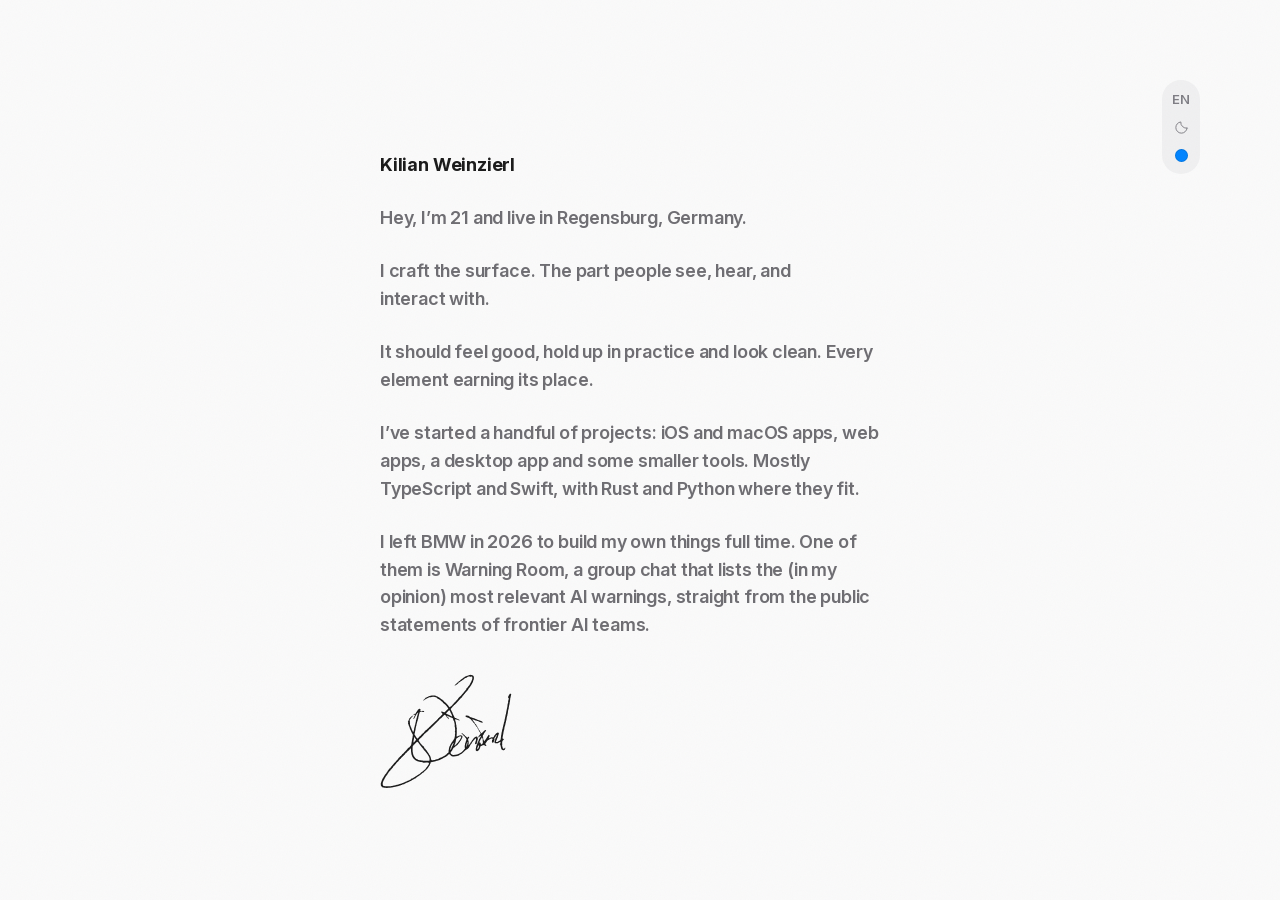
<file: index.html>
<!doctype html>
<html lang="en">

<head>
    <meta charset="utf-8">
    <meta name="viewport" content="width=device-width, initial-scale=1">
    <meta name="description" content="I craft the surface. The part people see, hear, and interact with.">
    <title>Kilian Weinzierl</title>

    <!-- Two crops of the same mark. A square logo dropped into a 1.91:1 preview gets
         its head and feet cut off, and a 1200x630 file crammed into a 16px tab is
         mostly empty black — so the tab gets the square and the scrapers get the
         letterboxed one. -->
    <link rel="icon" href="favicon.png">
    <link rel="apple-touch-icon" href="favicon.png">

    <!-- Link previews. Scrapers do not resolve relative paths, so og:image has to
         carry the full domain even though every other path on this page is local. -->
    <meta property="og:type" content="website">
    <meta property="og:url" content="https://kwzrl.com/">
    <meta property="og:title" content="Kilian Weinzierl">
    <meta property="og:description" content="I craft the surface. The part people see, hear, and interact with.">
    <meta property="og:image" content="https://kwzrl.com/share.png">
    <meta name="twitter:card" content="summary_large_image">
    <meta name="twitter:title" content="Kilian Weinzierl">
    <meta name="twitter:description" content="I craft the surface. The part people see, hear, and interact with.">
    <meta name="twitter:image" content="https://kwzrl.com/share.png">
    <link rel="preload" href="fonts/InterVariable.woff2" as="font" type="font/woff2" crossorigin>

    <meta name="theme-color" content="#fafafa">
    <script>
        /* Stamped before the first paint, so a dark reader is never flashed a
           white page. A stored choice wins; with none, the OS decides. The key
           is the one the other pages here use, so the choice travels between
           them rather than being made again on each. */
        (function () {
            var t = null;
            try { t = localStorage.getItem("kwzrl:theme"); } catch (e) {}
            if (t !== "light" && t !== "dark") t = matchMedia("(prefers-color-scheme: dark)").matches ? "dark" : "light";
            document.documentElement.dataset.theme = t;

            /* And the accent with it, for the same reason: it is stamped on the
               root as an inline property, which beats both skins' tokens, so a
               reader who has chosen one never sees the default blue first.

               Tested rather than trusted — this value goes straight into a style
               declaration, and the only thing between localStorage and that
               declaration is this line. Six hex digits or it is ignored. */
            var a = null;
            try { a = localStorage.getItem("kwzrl:accent"); } catch (e) {}
            if (a && /^#[0-9a-f]{6}$/i.test(a)) document.documentElement.style.setProperty("--accent", a);
        })();
    </script>

    <style>
        @font-face {
            font-family: "Inter";
            src: url("fonts/InterVariable.woff2") format("woff2");
            font-weight: 100 900;
            font-style: normal;
            font-display: swap;
        }

        :root {
            --page: #fafafa;
            --ink: #6f6e73;          /* the grey the prose is set in */
            --ink-bright: #1c1c1c;   /* near-black: the lead, and a link on hover */
            --ink-quiet: #7f7e85;    /* a step back from the prose: the caption */
            --ease: cubic-bezier(0.16, 1, 0.3, 1);

            --arrow: url("data:image/svg+xml,%3Csvg xmlns='http://www.w3.org/2000/svg' viewBox='0 0 16 16'%3E%3Cpath d='M4.6 11.4 11.4 4.6M11.4 4.6H6.3M11.4 4.6v5.1' fill='none' stroke='%23000' stroke-width='1.5' stroke-linecap='round' stroke-linejoin='round'/%3E%3C/svg%3E");

            --sans: "Inter", -apple-system, BlinkMacSystemFont, "Segoe UI", Roboto, Helvetica, Arial, sans-serif;

            /* Every colour the page chrome is drawn in, in one place. They were
               literals until the page had two skins to hold; a value written
               once in the rule that uses it is fine right up to the moment a
               second set of them has to exist, and then it is fifteen places to
               forget. Nothing below this line states a colour of its own. */
            /* The ground under every panel on the page, and it is paper
               rather than panel grey. That is this page's rule and not the
               originals': beautifului.dev presents each primitive in a grey
               vitrine with a white card inside it, while every study here —
               the sidebar, the tabs, the palette — fills its panel edge to
               edge with the product's own white. Two conventions side by side
               do not read as two categories, they read as a mistake.

               One value and not one per board. There used to be four greys in
               this block and five more written into the boards themselves, and
               the column they made was a stack of panels each a shade off its
               neighbour — which reads as a page that could not decide rather
               than as a page with range. Everything a panel is allowed to vary
               is what stands *in* it. The floor is the same floor. */
            --paper: #ffffff;

            /* The edge a component gets when it is standing on paper rather
               than filling it. Ten percent ink: enough to hold a white shape
               against a white ground, faint enough that it is an edge and not
               a border somebody drew on purpose. */
            --frame: #1c1c1c1a;
            --ink-faint: #cfcdc9;      /* fainter than a caption: the separator */

            /* Two gutters and not five. Every row on this page ends in a
               caption and every column is two panels side by side, so there
               are exactly two distances to state: the one across a row, and
               the one from a caption down to the next panel. They were 20, 20,
               22, 22 and 34 across four blocks, which is not four decisions —
               it is one decision made four times and remembered differently.

               The row is the wider of the two on purpose. A gap that has a
               line of type standing in it has to clear the type as well as the
               panel, or the caption reads as the heading of whatever comes
               next instead of as the line under what came before. */
            --panel-gap: 20px;
            --panel-row: 34px;

            /* The lift under a panel: a hairline of contact, then a wide fall
               pulled back in by a negative spread so it stays under the panel
               instead of pooling around it. Kept deliberately shallow: a panel
               only has to stop reading as a hole cut in the paper, not to stand
               over it the way something floating would. It earns its keep on the
               white sandbox panel, which is #fff on #fafafa and had no edge at
               all before. No ring in this skin. */
            --panel-shadow: 0 1px 2px #0000000a, 0 12px 28px -8px #0000001a;
            --panel-ring: transparent;

            --card: #f0f0f1;           /* the capsule the settings live in */
            --card-hover: #eaeaec;

            /* The one colour on a page of greys, and now the only place it is
               written down. It used to be stated twice — once here for the
               chrome, once inside the component set's own sheet — on the
               reasoning that a shadow root cannot read a property from out
               here. That reasoning was wrong: a custom property inherits
               across a shadow boundary perfectly well. What cannot cross is a
               *selector*, which is a different problem and the reason the skin
               still travels as a class. The set's copy is gone; it inherits
               this one, and so the picker in the corner moves the whole page
               rather than the pill it sits in.

               Everything drawn in it: the disc in the pill, the hairline under
               the links in the writing, the focus ring anywhere on the page or
               in any of the twenty-one components, selected text, the running
               mark, a selected tab, the current row in a sidebar. The set's two
               derivatives — the same colour where it has to carry type, and the
               tint behind it — are computed from this one in bui.css rather
               than picked alongside it, which is what makes eleven chips and a
               free mixer survivable. */
            --accent: #0285ff;

            /* The three derivatives. Not a second, third and fourth colour
               picked to sit beside the first — arithmetic on it, so that
               whatever the reader chooses arrives here already in a usable
               shape. The numbers are the old hand-picked blues read back out
               in oklch. The tint lands on the old #e9f3ff to four decimal
               places; the ink is one step deeper than the old #0070dd, for
               a reason given below.

               --accent-ink is the accent where it has to carry type. A
               ceiling on the lightness rather than a step down from it,
               because the reader can choose yellow: a relative step takes
               #ffcc00 to a slightly duller yellow and leaves it unreadable,
               a ceiling takes it to a dark gold that keeps the hue.

               The ceiling is .50, and it is the loosest one that clears AA
               everywhere. Contrast improves monotonically as it comes down,
               so this is not an optimum — it is where to stop, before the
               ink stops reading as the colour that was chosen and starts
               reading as black. At .56, where the old hand-mixed #0070dd
               sat, accent ink on accent tint bottoms out at 3.74:1 on mint.
               At .50 the worst of every job it does — on paper, on its own
               tint, and carrying white when it is a hover fill — is 4.71:1.

               --accent-tint is the wash behind it — the same hue at a tenth
               of the chroma, which is what keeps a red tint from reading as
               pink and a yellow one from reading as a highlighter.

               --accent-on is type standing ON a solid fill. It was #fff,
               which is correct for exactly one blue and illegible on the
               yellow chip. There is no contrast function in CSS yet, so the
               switch is written as arithmetic: multiply the distance from the
               threshold by a thousand and let clamp() collapse it to one end
               or the other. Nothing in between, by construction.

               The threshold is .57, the ends are pure black and pure white,
               and every number here was measured rather than chosen. All
               eleven chips were rendered against both ends and scored. The
               obvious .75 leaves white on green at 2.12:1; softening the
               dark end to an off-black drops purple to 4.17:1. Pure ends at
               .57 put the worst case at 5.08:1, on purple.

               .57 rather than the .53 a first sweep returned, because .53
               is one thousandth away from indigo's own lightness, and this
               is not a step function — it is a very steep ramp, and a colour
               landing inside the ramp comes out a mid grey. Indigo did:
               1.21:1, worse than either end would have been. So the
               multiplier is 100000, which makes the ramp narrower than any
               colour will land in, and the threshold sits in the gap between
               indigo at .529 and purple at .615, where no chip is.

               One threshold serves both on-colours, and that is the other
               reason the ink ceiling came down to .50: at .56 the light
               skin's ink straddled .57 and the two would have needed
               separate numbers.

               What falls out of that measurement is worth saying out loud,
               because it reads as a mistake: nearly every chip takes the
               BLACK end, the default blue included. White on #0285ff is
               3.62:1 and fails AA; black on it is 4.76:1 and passes. The
               white button was the convention, and on this blue the
               convention was wrong.

               The alternative was to keep white and deepen the fill under it
               until white worked. It scores worse — 4.88:1 at best — and it
               spends the one thing the picker is for, because the fill would
               stop being the colour the reader actually chose. */
            --accent-ink: oklch(from var(--accent) min(l, 0.50) c h);
            --accent-tint: oklch(from var(--accent) 0.96 calc(c * 0.095) h);
            --accent-on: oklch(from var(--accent) clamp(0, (0.57 - l) * 100000, 1) 0 h);

            /* The same threshold again, against --accent-ink rather than the
               accent, and it is not redundancy. A solid accent button deepens
               to --accent-ink on hover — and --accent-ink moves DOWN in the
               light skin and UP in the dark one, because its other job is
               carrying type against the ground. So in the dark skin the hover
               fill is the lighter of the two, and type that was correctly
               white on the accent is wrong on it. One property rather than
               white-on-hover-and-hope. */
            --accent-on-ink: oklch(from var(--accent-ink) clamp(0, (0.57 - l) * 100000, 1) 0 h);

            /* The palette that opens off the disc. Near-opaque rather than the
               half-transparent sheet the material is usually drawn as: this one
               opens over a page that is mostly white, and a white veil over
               white is a shadow with nothing in it. The blur behind it earns its
               keep on the panels lower down. */
            --pop: #ffffffe6;
            --pop-edge: #00000014;
            --pop-gap: #ffffff;        /* the ring's breath around a chosen chip */
            --pop-shadow: 0 16px 40px -12px #00000029, 0 2px 8px #0000000f;

            /* The contribution ramp, empty day to busiest. Deliberately uneven:
               almost the whole range is spent on the first step, so the field
               answers "did I show up" before it answers "how much". */
            --cell-0: #e5e5e6;
            --cell-pad: #ececed;       /* days outside the window, drawn to close the rectangle */
            --cell-1: #a6a5a2;
            --cell-2: #85847f;
            --cell-3: #6c6b66;
            --cell-4: #595959;

            /* The rail is one ink at two strengths, never full black. */
            --rail-ink: hsla(0, 0%, 7%, .4);
            --rail-ink-strong: hsla(0, 0%, 7%, .8);

            /* How far out in the margin the dashes sit. One number, so the
               margin column can be moved without hunting through the file. */
            /* The rail is reserved, not borrowed. Measuring the menu off the
               reading column only worked while the column was the widest thing
               on the page; the boards are twice it and ate the margin, so the
               menu ended up standing on them. The page now keeps this much to
               itself on the right and centres everything else in what is left —
               which is the only way the two can never collide, at any width. */
            --rail: 16rem;

            /* ---------- the two measures ----------

               The reading measure, and the work measure derived from it. There
               used to be one of each and only the first of them was a decision:
               the boards were capped at a flat 1160, which is not a width, it is
               a number that looked about right once.

               It is stated now, and what it states is that the page has exactly
               two widths. A row of panels is two reading columns with the panel
               gap between them — so when a row splits, each half comes out at
               520 exactly, and a study standing beside another study is the same
               width as the writing above it. Nothing on this page is any width
               that is not one of those two.

               1060 rather than 1160 is the visible half of this, and it is the
               smaller half: a panel at 1160 on a 1680 window is 69 percent of
               the screen, which is a page presenting rather than showing. What
               matters more is that both numbers now move together. Change the
               reading measure and the panels follow it, because they are made
               out of it. */
            --col: 520px;
            --wide: calc(var(--col) * 2 + var(--panel-gap));

            /* The settings capsule: one 26px slot and 6px of wall either side.
               Stated, because the menu now stands beside it and has to know how
               far to stand off — measured against this rather than against a
               number that would have to be recounted the day a fourth control
               goes in. */
            --capsule: 38px;

            /* How wide the field is when it is shut. Enough for the twelve-cell
               strip, the count, and the padding, with a little slack so the two
               are not jammed against each other at the ends. */
            --pill-w: 17rem;


            color-scheme: light;
        }

        /* ---------- the other skin ----------

           Not an inversion. Two things go wrong if you simply flip the values:
           pure black crushes the panels, which are only a shade off the ground
           and would have nothing left to be a shade off of; and the ramp, whose
           whole shape is that the first step jumps most of the way to the text,
           has to be rebuilt upward rather than reflected — a reflected ramp puts
           its big jump at the top, where it says the opposite thing.

           So the ground floors at #0e0e0e, the panels sit above it rather than
           below, and the ramp climbs with the same uneven spacing it falls with
           in the light: a wide first step, three narrow ones after it. */
        :root[data-theme="dark"] {
            --page: #0e0e0e;
            --ink: #a3a2a8;
            --ink-bright: #ededed;
            --ink-quiet: #8a8990;

            --paper: #171717;
            --frame: #ffffff1f;
            --ink-faint: #3d3d3d;

            /* A shadow needs something to fall on and #0e0e0e is already the
               floor, so most of the lift is drawn from the other side here: a
               hairline of light around the panel, the edge a raised thing
               would catch. The shadow stays under it, deeper than the light
               one and doing less — it reads in the gutter and nowhere else. */
            --panel-shadow: 0 1px 2px #0000003d, 0 16px 34px -12px #0000005c;
            --panel-ring: #ffffff12;

            --card: #161616;
            --card-hover: #1c1c1c;

            /* Lifted for the dark ground. The set no longer takes this step
               itself — it reads this value — so this is the only lift. */
            --accent: #3d9aff;

            /* The ink turns around on a dark ground: a type colour has to come
               up here, so the ceiling becomes a floor and the chroma comes off
               a little, which is the step #7ec0ff was already taking by hand.
               The tint stops being a pale wash and becomes the colour itself at
               low alpha — a light tint on #1c1c1c would be a panel, not a wash.

               This is the one place the page's rule about never lightening the
               reader's choice behind their back does not apply, and the
               distinction is worth stating: --accent is still painted exactly
               as chosen. This is the derivative that has to carry 11px type
               against a near-black ground, and there is no honest way to do
               that without moving it.

               --accent-on needs no second statement — it is a threshold on the
               accent itself, and the accent is the same property in both skins. */
            --accent-ink: oklch(from var(--accent) max(l, 0.79) calc(c * 0.65) h);
            --accent-tint: oklch(from var(--accent) l c h / 0.16);

            --pop: #1e1e20e6;          /* the palette's own ground, behind a blur */
            --pop-edge: #ffffff1f;
            --pop-gap: #232325;        /* the ring's breath around a chosen chip */
            --pop-shadow: 0 16px 40px -12px #00000099, 0 2px 8px #00000052;

            --cell-0: #1e1e1e;
            --cell-pad: #181818;
            --cell-1: #5e5e5e;
            --cell-2: #7d7d7d;
            --cell-3: #9d9d9d;
            --cell-4: #c4c4c4;

            --rail-ink: hsla(0, 0%, 96%, .4);
            --rail-ink-strong: hsla(0, 0%, 96%, .85);

            color-scheme: dark;
        }

        * { margin: 0; padding: 0; box-sizing: border-box; }

        /* Selected text, once, for the whole document. The set states the same
           rule inside its own sheet — a shadow root does not inherit the page's
           ::selection, it has to be told — so between the two there is no text
           anywhere on the page that highlights in the browser's blue instead of
           the reader's colour. */
        ::selection { background: var(--accent-tint); }

        html, body {
            background: var(--page);
            color: var(--ink);
            font-family: var(--sans);
            -webkit-font-smoothing: antialiased;
            text-rendering: optimizeLegibility;
        }

        body {
            position: relative;
            overflow-x: hidden;
        }

        /* ---------- the grain ----------

           Fractal noise generated by the SVG filter itself — no image file, and
           it tiles because stitchTiles closes the seams. Multiply rather than
           normal, so it darkens the paper instead of laying grey haze on top of
           it, and at 3.5% it is below the threshold of being noticed and above
           the threshold of doing something: the flat #fafafa stops reading as an
           empty screen.

           Fixed and pointer-events: none, so it covers the viewport rather than
           the document and never intercepts a click. */


        /* 520px, and the 3rem subtraction is what keeps it off the edges of a
           phone without a breakpoint having to know about it. The 20px nudge is
           optical: a block of text centred by its box sits low, because the
           descender space under the last line is counted and the space over the
           first cap is not. */
        /* main is the wide container rather than the reading column — the boards
           need most of the window and the prose must not. The column lives
           inside it at its own measure, centred. */
        /* Padding on one side reserved the rail but pushed everything else off
           the middle of the screen by half of it — the column and the boards
           were both sitting right of centre. The margins have to stay symmetric
           for the page to read as centred, so the rail is kept by capping the
           width instead: the content can never grow into the gutter on either
           side, and the gutter on the left is where the menu lives.

           The cost is that the boards give up width on a narrow window rather
           than the page giving up its centre. That is the right way round. */
        main {
            position: relative;
            z-index: 1;
            width: min(var(--wide), calc(100vw - var(--rail) * 2));
            margin: 0 auto;
        }

        /* svh rather than vh: on a phone the address bar is counted out of vh
           only after it has collapsed, so a vh-tall screen sits a bar's height
           too low until you scroll.

           The 20px nudge is optical — a block of text centred by its box sits
           low, because the descender space under the last line is counted and
           the space over the first cap is not. */
        /* `safe` is the word that matters. Plain centring pushes the overflow out
           of both ends once the column is taller than the screen, and its top can
           then never be scrolled to; safe centring falls back to top alignment
           exactly then — which the graph made possible for the first time. */
        .view--intro {
            min-height: 100svh;
            display: grid;
            justify-items: center;
            grid-template-columns: minmax(0, 1fr);
            align-content: safe center;
            padding: 7vh 0;
        }

        .intro-col {
            width: min(var(--col), 100%);
            transform: translateY(20px);
        }


        .github {
            width: 100%;
            max-width: var(--pill-w);
            margin: 0 0 1.6rem;
            background: var(--card);
            border-radius: 20px;
            overflow: hidden;
            transition: max-width .55s var(--ease), border-radius .55s var(--ease),
                        background .2s ease;
        }

        .github[data-open] {
            max-width: 100%;
            border-radius: 18px;
        }

        .github__graph {
            padding: 16px 16px 2px;
            overflow-x: auto;
            scrollbar-width: none;
            -webkit-overflow-scrolling: touch;
        }

        .github__graph::-webkit-scrollbar { display: none; }

        .github-grid {
            display: grid;
            grid-template-columns: repeat(53, minmax(0, 1fr));
            grid-template-rows: repeat(7, auto);
            grid-auto-flow: column;
            gap: 1px;
            width: 100%;
            min-width: 460px;
        }

        /* 2px back at nine pixels — the radius follows the square, not the other
           way round. */
        /* An empty day is a step below the paper it is drawn on, and the paper
           changed. These were #efefed against the page's #fafafa, eleven steps
           down; the field sits on the card now, which is #f0f0f1, and eleven
           steps under that is #e5e5e6. Left at the old value the quiet half of
           the year simply vanished — the empties and the card were a point
           apart, so the strip in the pill looked like it started in March and
           the open field looked like it had a hole in the left of it.

           The four lit steps are untouched: they are dark enough that a ten
           point move in the ground behind them changes nothing. */
        .github-cell {
            width: 100%;
            aspect-ratio: 1;
            border-radius: 2px;
            background: var(--cell-0);
        }

        /* The ramp is built out of the page's own ink rather than out of a grey
           scale of its own. The fullest day is --ink, exactly the colour the
           sentences are set in; the field is written in the same ink as the
           text, which is the whole reason it can sit in the middle of it.

           It is still deliberately uneven. Almost all of the range is spent on
           the first step: an empty day sits a hair off the paper and a day with
           anything at all on it jumps most of the way to the text. An even ramp
           answers "how busy was this day", and the honest answer for most days
           is "a bit". This one answers "did I show up" first, and the four steps
           still sort the loud days from the quiet ones once you look closer. */
        /* The pads are drawn, not hidden. Hidden, the weekday offset ate the top
           of the first column and the tail of the last, and the field read as
           inset from the text on the left and short of it on the right — the box
           was the right width, but its corners were bitten out and the eye reads
           the corners.

           Drawn at level 0 they complete the rectangle and the block sits flush
           with the measure on both edges. The cost is small and worth naming:
           the handful of cells before the window and after today are days that
           are not in the year being shown, and they are indistinguishable from a
           genuine quiet day. */
        .github-cell--pad { background: var(--cell-pad); }
        /* Written for anything inside the field carrying a level, not for the
           grid cell specifically: the pill's twelve-cell strip is this same ramp
           at a different size, and a second copy of these four values would be a
           second place to forget to change one. */
        .github [data-level="1"] { background: var(--cell-1); }
        .github [data-level="2"] { background: var(--cell-2); }
        .github [data-level="3"] { background: var(--cell-3); }
        /* This was var(--ink), on the argument that the fullest day should be
           the exact colour the sentences are set in. That argument only held
           while the ink was #595959. The text has gone lighter since and the
           ramp cannot follow it: level 3 is #6c6b66, which the new ink sits
           within a hair of in lightness, so the top two steps would have
           collapsed into one and the field would have lost a quarter of its
           range to a colour change in the prose.

           So the darkest day is pinned. It is the old ink, which is still a
           grey off this page and still reads as of a piece with the writing —
           it is simply no longer the same variable, because a value shared by
           a filled square and a line of type has two jobs and they have now
           come apart. */
        .github [data-level="4"] { background: var(--cell-4); }

        /* ---------- the row ----------

           The pill's contents are the caption line that used to sit under the
           open field, unchanged: something on the left, the count pushed to the
           right edge by an auto margin, 13px semibold in --ink-quiet. Several
           passes went into that line — where the two ends sit, what separates
           them, how far back from the prose they stand — and folding it loses
           none of that. It is the same line. It has only become the thing you
           press.

           A button, so the keyboard and the screen reader get it without being
           told. The count inside it is plain text rather than the link to the
           profile it used to be: an anchor inside a button is not allowed, and
           would not behave if it were. */
        .github__pill {
            display: flex;
            align-items: center;
            gap: 12px;
            width: 100%;
            padding: 11px 16px;
            border: 0;
            background: none;
            cursor: pointer;
            text-align: left;
            -webkit-appearance: none;
            appearance: none;
            font-family: var(--sans);
            font-size: 13px;
            font-weight: 600;
            letter-spacing: -0.005em;
            color: var(--ink-quiet);
            font-variant-numeric: tabular-nums;
            white-space: nowrap;
        }

        .github__pill:disabled { cursor: default; }

        .github__pill:focus-visible {
            outline: 2px solid var(--accent);
            outline-offset: -4px;
            border-radius: 16px;
        }

        /* Hover only while it is shut. Open, the row is the card's caption and
           lighting it up on the way past would suggest the caption is the
           control rather than that the whole thing is. */
        @media (hover: hover) {
            .github:not([data-open]) .github__pill:hover:not(:disabled) { background: var(--card-hover); }
        }

        .github__count { margin-left: auto; }

        /* The left slot holds two things that are never both wanted: the strip
           while it is shut, the word while it is open. They are stacked in one
           grid cell rather than swapped out, so the slot stays as wide as the
           wider of the two and nothing on the row shifts when they trade. */
        .github__lead { display: grid; }
        .github__lead > * { grid-area: 1 / 1; align-self: center; justify-self: start; }

        /* The year at one cell a month, in the field's own ramp. A pill reading
           only "5,334 last year" would be a door with no sign on it — you would
           have to open it to find out whether opening it was worth doing. Twelve
           cells are not the data; they are a promise about what is behind the
           door, and they make that promise in the shape of the thing itself
           rather than with an icon standing in for it. */
        .github__spark { display: flex; gap: 2px; }
        .github__spark span { width: 7px; height: 7px; border-radius: 2px; background: var(--cell-0); }

        .github__spark, .github__label { transition: opacity .3s ease; }
        .github__label { opacity: 0; }
        .github[data-open] .github__spark { opacity: 0; }
        .github[data-open] .github__label { opacity: 1; }

        /* 0fr to 1fr rather than a measured height: the row resolves to the
           content's own height, so there is no number in the stylesheet to go
           stale when the field changes size, and nothing to measure in JS. The
           inner div carries the overflow, because a grid row cannot clip. */
        .github__panel {
            display: grid;
            grid-template-rows: 0fr;
            transition: grid-template-rows .55s var(--ease);
        }

        .github[data-open] .github__panel { grid-template-rows: 1fr; }

        .github__panel-inner { min-height: 0; overflow: hidden; }

        .github[data-state="loading"] .github-grid { opacity: .5; }

        /* Failed: the pill stops being a door, because there is nothing behind
           it any more, and says so where the label goes. The fill comes off with
           it — a capsule that cannot be pressed should not look pressable — and
           the padding with the fill, so the message starts on the measure like
           a line of the text. */
        .github[data-state="failed"] {
            max-width: 100%;
            background: none;
        }

        .github[data-state="failed"] .github__pill { padding-left: 0; }
        .github[data-state="failed"] .github__spark,
        .github[data-state="failed"] .github__count { display: none; }
        .github[data-state="failed"] .github__label { opacity: 1; }

        /* ---------- the same field, folded into a sentence ----------

           In the text the capsule is not an object on the page any more, it is
           a word in a line: the section stops being the card and becomes a
           wrapper around a paragraph and a drawer, and what opens is the card
           below the sentence rather than the capsule itself.

           The capsule is the height of a line of the prose; the figure inside
           it is not. Those are two different jobs. The box has to match the
           text it stands in or the leading opens up around the one line that
           holds it, so it is padded out to about 27px — what 18px type already
           spends on a line. The figure stays at 14px because it is a reading
           off an instrument, not a word of the sentence, and set at the size of
           the sentence it would be the loudest thing in the paragraph.

           It sits on the prose's own baseline. align-items: baseline is what
           makes that work: it is what gives the flex box a baseline to hand
           back to the line, and without it the capsule floats on a guess. The
           padding then falls either side of that line, which is why it is not
           symmetrical — 5 above the small type, 6 below it. */
        .github--inline {
            max-width: none;
            margin: 0 0 1.4em;
            background: none;
            border-radius: 0;
            overflow: visible;
        }

        .github--inline p { margin-bottom: 0; }

        .github--inline .github__pill {
            display: inline-flex;
            align-items: baseline;
            width: auto;
            gap: 7px;
            padding: 5px 12px 6px;
            border-radius: 999px;
            background: var(--card);
            font-size: .875rem;
            line-height: 1.2;
            vertical-align: baseline;
            white-space: nowrap;
        }

        .github--inline .github__count { margin-left: 0; }

        /* Neither the strip nor the word is in the line. Twelve cells were the
           promise of what is behind the door, made in the shape of the thing
           itself — but in a sentence the words have already made it, and the
           strip only puts a second, smaller graph next to the number. The word
           is kept for the one thing it still has to say, which is that there is
           nothing behind the door after all. */
        .github--inline .github__lead,
        .github--inline .github__label { display: none; }

        .github--inline[data-state="failed"] .github__lead { display: inline; }

        .github--inline[data-state="failed"] .github__pill {
            padding: 0;
            background: none;
            cursor: default;
        }

        .github--inline[data-state="failed"] .github__label { display: inline; opacity: 1; }

        @media (hover: hover) {
            .github--inline .github__pill:hover:not(:disabled) { background: var(--card-hover); }
        }

        /* The drawer carries the card now, and its own air above it. Both sit
           inside the clipped inner, so neither shows while the row is at 0fr. */
        .github--inline .github__graph {
            margin-top: .8em;
            background: var(--card);
            border-radius: 18px;
        }

        p {
            font-size: 1.125rem;
            line-height: 1.55;
            letter-spacing: -0.01em;
            font-weight: 600;
            margin-bottom: 1.4em;
            text-wrap: pretty;
        }

        p:last-of-type { margin-bottom: 0; }

        /* The name stands on its own line above the prose, in the near-black
           the links reach on hover. It replaces the run-in lead that used to
           open the first sentence — and with the heading now visible, the
           hidden copy that was carrying the document's outline is gone: there
           is one h1, and it is the one you can read.

           It takes the paragraph's own size, weight aside. A heading that
           announces itself at 2em would be the only thing on the page raising
           its voice, and the page is a person talking. */
        .name {
            font-size: 1.125rem;
            line-height: 1.55;
            letter-spacing: -0.01em;
            font-weight: 700;
            color: var(--ink-bright);
            /* The name is the whole of its row again, now that the language has
               gone out to the margin, so it carries the paragraph gap itself
               rather than handing it to a wrapper that holds nothing else. */
            margin: 0 0 1.4em;
        }

        /* ---------- one press each ----------

           Both of these were pairs for a while, DE / EN and Dark / Light with
           one half lit, on the argument that a lone label has to be guessed at:
           it could be the state or the offer. That argument is sound and it lost
           to the place these stand in. Four words and two slashes is a paragraph
           of controls parked permanently in the quietest corner of the page, for
           two settings most readers will never touch. A pair is the right shape
           for a control the page is about; these are furniture.

           So one press each, and each shows where the page stands rather than
           what it would do: the word is the language you are reading, the moon
           is the skin you are not in yet. Those are opposite conventions and
           both are the settled one for their kind — a language chip reports, a
           moon offers — and going against either to make the two agree would
           trade a convention a reader already has for an internal consistency
           nobody is looking for. What each press does is on the label, where a
           screen reader finds it and where the guess is settled properly. */
        /* Each one a round slot of the same size, whatever is standing in it.
           A two-letter word and a moon have nothing in common to align on — no
           shared baseline, no shared width — so they are not aligned to each
           other at all: each is centred in a box, and the boxes are what line
           up. It is also what gives the hover something to be, a token lighting
           under the pointer rather than a word changing colour on its own.

           26 and not 24: DE and EN are about eighteen pixels of semibold at this
           size, and a slot that only just clears its widest tenant reads as
           having been measured against it. */
        .pref {
            display: flex;
            align-items: center;
            justify-content: center;
            width: 26px;
            height: 26px;
            padding: 0;
            border: 0;
            border-radius: 999px;
            background: none;
            font: inherit;
            font-size: .8125rem;
            font-weight: 600;
            letter-spacing: -0.005em;
            line-height: 1;
            color: var(--ink-quiet);
            cursor: pointer;
            -webkit-appearance: none;
            appearance: none;
            transition: color .25s var(--ease), background .25s var(--ease);
        }

        @media (hover: hover) {
            .pref:hover { background: var(--card-hover); color: var(--ink-bright); }
        }

        /* Inset, because the slot is 26px inside a capsule with 6px of wall: an
           outset ring would be drawn on the capsule's own edge and past it. */
        .pref:focus-visible {
            outline: 2px solid var(--accent);
            outline-offset: -2px;
        }

        .pref--icon svg { display: block; }

        /* A disc of the colour rather than a wheel of every colour. A conic
           rainbow is the louder signifier and it would be the loudest thing on
           the page by a distance — on a document drawn entirely in greys, six
           hues in a 13px circle is not a control, it is a decoration that also
           happens to be a control. The disc says the same thing more quietly:
           this is the colour, press to change it. That it is currently the only
           colour anywhere is the argument for it, not against.

           The inset hairline is for the light end of whatever gets picked. At
           #0285ff it does nothing; at a pale yellow it is the difference between
           a swatch and a hole in the capsule. */
        .pref__swatch {
            width: 13px;
            height: 13px;
            border-radius: 999px;
            background: var(--accent);
            box-shadow: inset 0 0 0 1px #0000001f;
        }

        /* ---------- the palette ----------

           A grid of eleven colours and a way out to the whole spectrum for
           anyone who wants it. That is the shape Apple settled on for the same
           problem, and it is the right one — not because it is theirs, but
           because a palette answers the question almost everybody is asking
           ("give me a good colour") in one press, while still admitting that it
           is not the whole question.

           The chips are the system palette, one substitution: the blue is this
           page's own #0285ff rather than Apple's #007aff. They are a hair apart,
           and two blues a hair apart in one palette is not a palette with range,
           it is a palette with a mistake in it. The grey is in for the same
           reason the rest are: it is the way back to a page with no colour in
           it at all. */
        .accent {
            position: relative;
            display: flex;
        }

        /* Anchored to the left of the pill, because the pill is 5rem off the
           right edge and there is nothing to the right of it but window. Its own
           width and the 8px stand-off put its far edge within a pixel or two of
           where the reserved gutter ends, so it opens over margin rather than
           over the writing. */
        /* Beside the capsule and level with the disc that opens it. The menu is
           halfway down the window and this is up in the corner, so the two never
           meet however far the panel reaches.

           Held by its top edge at the offset that centres the shut panel on the
           disc, rather than by its middle. Centred, the drawer opening would
           push half its height back up through the grid and slide all twelve
           chips out from under the pointer that had just pressed one. Anchored,
           the grid does not move and the drawer comes down below it.

           The 50px is half the shut height — 9 of wall, three rows of 22, two
           gaps of 8, 9 of wall — and it is the one number in this control that
           would have to be recounted if the grid ever changed shape. */
        .palette {
            position: absolute;
            top: calc(50% - 50px);
            right: calc(100% + 8px);
            z-index: 4;
            padding: 9px;
            border-radius: 16px;
            background: var(--pop);
            -webkit-backdrop-filter: blur(20px) saturate(180%);
            backdrop-filter: blur(20px) saturate(180%);
            box-shadow: 0 0 0 .5px var(--pop-edge), var(--pop-shadow);

            /* Scaled up out of the disc that was pressed rather than faded in
               on the spot: the origin is the edge nearest the control, so the
               panel reads as having come from it. The overshoot in the curve is
               the whole of the feel — it arrives, passes its size by a little
               and settles. Opacity is quicker than the movement, so it is
               already legible while it is still coming to rest.

               visibility rather than display, and switched with a zero-length
               transition so it waits for the movement on the way out: display
               would cancel both animations, and leaving it visible would keep
               eleven buttons in the tab order of a panel nobody has opened. */
            visibility: hidden;
            opacity: 0;
            transform: scale(.88);
            transform-origin: right center;
            transition: opacity .16s ease,
                        transform .34s cubic-bezier(.22, 1.1, .36, 1.18),
                        visibility 0s .34s;
        }

        .accent[data-open] .palette {
            visibility: visible;
            opacity: 1;
            transform: none;
            transition: opacity .16s ease,
                        transform .34s cubic-bezier(.22, 1.1, .36, 1.18),
                        visibility 0s;
        }

        .palette__grid {
            display: grid;
            grid-template-columns: repeat(4, 22px);
            gap: 8px;
        }

        .chip {
            width: 22px;
            height: 22px;
            padding: 0;
            border: 0;
            border-radius: 999px;
            background: var(--chip);
            cursor: pointer;
            -webkit-appearance: none;
            appearance: none;
            /* The pale chips — yellow, mint — would otherwise have no edge
               against a near-white ground. */
            box-shadow: inset 0 0 0 1px #0000001f;
            transition: transform .22s cubic-bezier(.22, 1.1, .36, 1.18),
                        box-shadow .22s var(--ease);
        }

        @media (hover: hover) {
            .chip:hover { transform: scale(1.14); }
        }

        /* Chosen: bigger, and ringed in its own colour with a breath of ground
           between. A tick drawn on the chip would have to be one colour against
           eleven, and would be the only mark on the page that has to worry about
           what it is sitting on. */
        .chip[aria-pressed="true"] {
            transform: scale(1.1);
            box-shadow: inset 0 0 0 1px #0000001f,
                        0 0 0 2px var(--pop-gap),
                        0 0 0 4px var(--chip);
        }

        /* The two rings inside the palette stay ink while every other ring on the
           page went to the accent. A ring drawn in the accent, laid over a grid
           of eleven colours and a field that is nothing but colour, is a ring
           you cannot find — it is the one place on the page where the accent is
           the noise rather than the signal. */
        .chip:focus-visible {
            outline: 2px solid var(--ink);
            outline-offset: 3px;
        }

        /* The way out to everything else. A conic sweep and not a twelfth
           colour: it is the only cell in the grid that does not name a value,
           and it should not look like it does. */
        .chip--custom {
            background: conic-gradient(#ff3b30, #ff9500, #ffcc00, #34c759,
                                       #00c7be, #0285ff, #5856d6, #af52de,
                                       #ff2d55, #ff3b30);
        }

        .chip--custom[aria-expanded="true"] {
            transform: scale(1.1);
            box-shadow: inset 0 0 0 1px #0000001f,
                        0 0 0 2px var(--pop-gap),
                        0 0 0 4px var(--ink-faint);
        }

        /* ---------- mixing one ----------

           What the conic cell used to open was the operating system's colour
           panel: a gradient field, an eyedropper, a hue strip, three numbered
           boxes marked R, G and B, and a stepper to swap those for three other
           letters. Every one of those is a real answer to a real question, and
           not one of them is the question being asked here, which is "a bit more
           orange than that". Six controls where two will do, in somebody else's
           window, on top of a page that had just been made to feel like one
           thing.

           So: a field and a strip. Where in the field decides how much colour
           and how bright; where along the strip decides which colour. There is
           no hex box and no RGB, because a number is what you reach for when you
           have to carry a colour somewhere else, and this one only has to look
           right in the place you are already looking.

           A drawer rather than a second panel, and the cell that opens it is the
           cell that closes it again. The 0fr/1fr row is how the contribution
           field opens further down this page: the height animates to whatever
           the content turns out to be, so there is no measured number here to go
           stale. */
        .picker {
            display: grid;
            grid-template-rows: 0fr;
            transition: grid-template-rows .4s var(--ease);
        }

        .palette[data-mixing] .picker { grid-template-rows: 1fr; }

        .picker__inner { min-height: 0; overflow: hidden; }

        .picker__body {
            padding-top: 10px;
            display: grid;
            gap: 8px;
        }

        /* Rounded well past what a gradient field is usually given. It is a
           surface on this page before it is a colour control, and every other
           surface out here is either a capsule or close to one. */
        .picker__sv {
            position: relative;
            height: 64px;
            border-radius: 14px;
            background:
                linear-gradient(to top, #000, #0000),
                linear-gradient(to right, #fff, hsl(var(--h, 208), 100%, 50%));
            box-shadow: inset 0 0 0 1px #0000001f;
            cursor: crosshair;
            touch-action: none;
        }

        .picker__hue {
            position: relative;
            height: 12px;
            border-radius: 999px;
            background: linear-gradient(to right,
                        #f00, #ff0, #0f0, #0ff, #00f, #f0f, #f00);
            box-shadow: inset 0 0 0 1px #0000001f;
            cursor: ew-resize;
            touch-action: none;
        }

        /* A ring and not a dot: the colour under it is the colour being chosen,
           and a filled knob would cover the one pixel the reader is aiming at.
           Two shadows, one either side of the white, so the ring holds its shape
           over the black corner of the field as well as the white one.

           The 7px in the travel is its own radius. Positioned inside that, the
           knob runs edge to edge without ever hanging over one — which matters
           because the drawer above it has to clip, and a knob half outside would
           be cut in half while the drawer is opening. */
        .picker__knob {
            position: absolute;
            width: 14px;
            height: 14px;
            border-radius: 999px;
            border: 2px solid #fff;
            box-shadow: 0 0 0 1px #00000038, inset 0 0 0 1px #00000038;
            transform: translate(-50%, -50%);
            pointer-events: none;
        }

        .picker__sv .picker__knob {
            left: calc(7px + var(--sx, 1) * (100% - 14px));
            top: calc(7px + var(--sy, 0) * (100% - 14px));
        }

        .picker__hue .picker__knob {
            left: calc(7px + var(--hx, .578) * (100% - 14px));
            top: 50%;
        }

        .picker__sv:focus-visible,
        .picker__hue:focus-visible {
            outline: 2px solid var(--ink);
            outline-offset: 3px;
        }

        @media (prefers-reduced-motion: reduce) {
            .palette, .chip { transition: opacity .16s ease, visibility 0s; }
            .palette, .accent[data-open] .palette { transform: none; }
            .chip:hover, .chip[aria-pressed="true"] { transform: none; }
            .picker { transition: none; }
        }

        /* ---------- the page's two settings ----------

           How it is written and how it is lit, in the top corner of the gutter:
           one capsule standing on its end, the word over the moon.

           The width is stated rather than left to the slots inside it, because
           the menu measures its own alignment off this. See the rule below it:
           the two are in one column and only one of them is a box you can see.

           The capsule is the page's own — the same --card ground and the same
           fully-rounded ends as the pill the contribution field lives in down in
           the prose. Turned upright it is a new shape and not a new material,
           which is the difference between a page that has a vocabulary and a
           page that has a collection.

           It does a second thing, which is why it is here rather than two bare
           marks: it says the two belong together. A word and a moon floating
           loose in a margin are two unrelated specks; in one capsule they are
           the page's settings, and the capsule is the only line drawn around
           anything out here.

           They are the only thing in this margin visible at rest — a setting you
           cannot find is a setting nobody changes, and unlike the menu there is
           no dash a setting could hide behind.

           Anchored to the corner rather than to anything in the column, and the
           same 5rem from both edges. The menu below is centred in the window
           instead, so there is no shared line for these to hold to; what is left
           to be consistent about is the inset, and a square one is the only
           inset that needs no explaining.

           Fixed, and so the settings are reachable the whole way down the page
           rather than only at the top — which is what the floating bar was for,
           at the cost of a standing object over the work. */
        .prefs {
            position: fixed;
            top: 5rem;
            right: 5rem;
            z-index: 3;
            width: var(--capsule);
            display: flex;
            flex-direction: column;
            align-items: center;
            gap: 2px;
            padding: 6px;
            border-radius: 999px;
            background: var(--card);
        }

        .sr-only {
            position: absolute;
            width: 1px;
            height: 1px;
            margin: -1px;
            padding: 0;
            overflow: hidden;
            clip-path: inset(50%);
            white-space: nowrap;
            border: 0;
        }

        /* ---------- links in the text ----------

           The hairline is a background gradient rather than an underline, which
           is what makes it animatable: text-decoration cannot be scaled, a
           background-size can. It grows from the left edge on hover and sits at
           1.08em, below the baseline and clear of the descenders. */
        /* The hairline is the accent and the word is not. That split is the
           whole of where colour is allowed to go on this page: a mark can be any
           colour a reader picks, because a mark that comes out pale is a quieter
           mark; type that comes out pale is type nobody can read. So the accent
           draws rules, discs and underlines, and never a letter — which is also
           why the focus rings below stay on --ink. A focus ring is the one mark
           that must not be allowed to disappear. */
        .tlink {
            color: inherit;
            text-decoration: none;
            background-image: linear-gradient(var(--accent), var(--accent));
            background-repeat: no-repeat;
            background-position: 0 1.08em;
            background-size: 0% 1.5px;
            transition: background-size .35s var(--ease);
        }

        .tlink:hover,
        .tlink:focus-visible { background-size: 100% 1.5px; }


        /* ------------------------------------------------------------------
           LAB — FEY, TEXT ONLY

           lab-fey with the boards and the menu taken out. What is left is the
           writing, the settings capsule in the corner and the year of commits,
           which stands open here with no pill in front of it.
           ------------------------------------------------------------------ */

        *, *::before, *::after { box-sizing: border-box; }
        html, body { margin: 0; }

        /* The grain fey.com lays over the whole viewport: fractal noise from an
           SVG filter, multiply on paper, never in the way of a click. */
        body::after {
            content: "";
            position: fixed;
            inset: 0;
            z-index: 4;
            pointer-events: none;
            opacity: .035;
            mix-blend-mode: multiply;
            background-image: url("data:image/svg+xml,%3Csvg xmlns='http://www.w3.org/2000/svg' width='240' height='240'%3E%3Cfilter id='n'%3E%3CfeTurbulence type='fractalNoise' baseFrequency='0.8' numOctaves='3' stitchTiles='stitch'/%3E%3C/filter%3E%3Crect width='100%25' height='100%25' filter='url(%23n)'/%3E%3C/svg%3E");
        }

        :root[data-theme="dark"] body::after { mix-blend-mode: screen; opacity: .05; }

        main { width: 100%; padding: 0 1.5rem; }

        /* The graph is the whole year at any width: the cells shrink with the
           column instead of the strip scrolling sideways. */
        .github-grid { min-width: 0; }

        /* No card around the field. It stands on the paper at the measure, so
           its edges line up with the text above and below, and every day,
           padding included, is drawn in the same empty grey. */
        .github--inline .github__graph {
            margin-top: .9em;
            padding: 0;
            background: none;
            border-radius: 0;
        }
        .github-cell--pad { background: var(--cell-0); }

        /* Signed off at the foot of the column, the way fey.com closes. */
        .signature {
            display: block;
            width: 132px;
            height: auto;
            margin-top: 2.2em;
            color: var(--ink-bright);
        }

        @media (max-width: 1099px) {
            .prefs {
                top: 1rem;
                right: 1rem;
                width: auto;
                flex-direction: row;
            }

            .view--intro { padding-top: 5.5rem; }
        }


        @keyframes rise {
            from { opacity: 0; filter: blur(6px); transform: translateY(28px); }
            to   { opacity: 1; filter: blur(0);   transform: translateY(20px); }
        }

        .intro-col { animation: rise .9s var(--ease) both; }

        @media (prefers-reduced-motion: reduce) {
            .intro-col { animation: none; }
            .boards { transform: none; }
            .tlink, .link, .label, .link::before, .links, .board, .board__surface { transition: none; }
            .github, .github__panel, .github__spark, .github__label { transition: none; }
            .board, .ui__card, .board.is-pending, .ui__card.is-pending { opacity: 1; transform: none; }
        }
    </style>
</head>

<body>
    <main>
            <div class="prefs">
                <!-- EN as authored, because the document is the English copy.
                     The word is whichever language you are reading and it is
                     rewritten the moment the switch is thrown; what pressing it
                     will do is on the aria-label, which is rewritten with it. -->
                <button class="pref" id="langToggle" type="button"
                        aria-label="Switch to German">EN</button>

                <button class="pref pref--icon" id="themeToggle" type="button"
                        aria-label="Switch to dark mode">
                    <svg viewBox="0 0 24 24" width="15" height="15" fill="none" stroke="currentColor" stroke-width="1.5" stroke-linecap="round" stroke-linejoin="round" aria-hidden="true"><path d="M20.9 13.1A9 9 0 0 1 10.9 3.1 9 9 0 1 0 20.9 13.1Z"/></svg>
                </button>

                <!-- Third and last: the skin and the accent are both about how
                     the page looks and belong next to each other, under the one
                     control that is about what it says.

                     The chips carry their value twice, once in a custom property
                     the CSS paints from and once in a data attribute the script
                     reads. One of them could be derived from the other at
                     runtime; neither is worth the line that would do it, and a
                     colour written where it is drawn is a colour that can be
                     corrected by looking at it. -->
                <div class="accent" data-accent>
                    <button class="pref pref--swatch" type="button"
                            aria-haspopup="true" aria-expanded="false"
                            aria-label="Accent colour">
                        <span class="pref__swatch" aria-hidden="true"></span>
                    </button>

                    <div class="palette" role="group" aria-label="Accent colour">
                        <div class="palette__grid" data-grid>
                            <button class="chip" type="button" style="--chip:#ff3b30" data-colour="#ff3b30" aria-label="Red" aria-pressed="false"></button>
                            <button class="chip" type="button" style="--chip:#ff9500" data-colour="#ff9500" aria-label="Orange" aria-pressed="false"></button>
                            <button class="chip" type="button" style="--chip:#ffcc00" data-colour="#ffcc00" aria-label="Yellow" aria-pressed="false"></button>
                            <button class="chip" type="button" style="--chip:#34c759" data-colour="#34c759" aria-label="Green" aria-pressed="false"></button>
                            <button class="chip" type="button" style="--chip:#00c7be" data-colour="#00c7be" aria-label="Mint" aria-pressed="false"></button>
                            <button class="chip" type="button" style="--chip:#0285ff" data-colour="#0285ff" aria-label="Blue" aria-pressed="false"></button>
                            <button class="chip" type="button" style="--chip:#5856d6" data-colour="#5856d6" aria-label="Indigo" aria-pressed="false"></button>
                            <button class="chip" type="button" style="--chip:#af52de" data-colour="#af52de" aria-label="Purple" aria-pressed="false"></button>
                            <button class="chip" type="button" style="--chip:#ff2d55" data-colour="#ff2d55" aria-label="Pink" aria-pressed="false"></button>
                            <button class="chip" type="button" style="--chip:#a2845e" data-colour="#a2845e" aria-label="Brown" aria-pressed="false"></button>
                            <button class="chip" type="button" style="--chip:#8e8e93" data-colour="#8e8e93" aria-label="Grey" aria-pressed="false"></button>

                            <button class="chip chip--custom" type="button" data-custom
                                    aria-expanded="false" aria-label="Mix a colour"></button>
                        </div>

                        <!-- role="application" on the field: it is two dimensions
                             read off one surface, which no native control and no
                             ARIA pattern describes. The strip beside it is an
                             ordinary slider and is announced as one. -->
                        <div class="picker" data-picker>
                            <div class="picker__inner">
                                <div class="picker__body">
                                    <div class="picker__sv" data-sv tabindex="0"
                                         role="application" aria-label="Amount of colour and brightness">
                                        <span class="picker__knob" data-sv-knob></span>
                                    </div>

                                    <div class="picker__hue" data-hue tabindex="0"
                                         role="slider" aria-label="Which colour"
                                         aria-valuemin="0" aria-valuemax="359" aria-valuenow="208">
                                        <span class="picker__knob" data-hue-knob></span>
                                    </div>
                                </div>
                            </div>
                        </div>
                    </div>
                </div>
            </div>

        <div class="view view--intro">
            <div class="intro-col">
            <h1 class="name">Kilian Weinzierl</h1>
            <p data-de="Hey, ich bin 21 und lebe in Regensburg.">Hey, I’m 21 and live in
                Regensburg, Germany.</p>

            <p data-de="Ich gestalte die Oberfläche. Den Teil, den Menschen sehen, hören und benutzen.">I
                craft the surface. The part people see, hear, and interact with.</p>

            <p data-de="Es soll sich gut anfühlen, im Alltag halten und sauber aussehen. Jedes Element muss sich seinen Platz verdienen.">It
                should feel good, hold up in practice and look clean. Every element earning
                its place.</p>

            <section class="github github--inline" id="github" data-state="loading" data-open
                     aria-label="GitHub contributions">
                <p><span data-de="Ich arbeite an den meisten Tagen und gestalte direkt im Code. Keine statischen Mockups, keine zweite Version in einem anderen Werkzeug.">I
                    work most days, and I design directly in code. No static mockups, no second
                    version living in another tool.</span></p>

                <div class="github__panel" id="githubPanel" data-gh-panel>
                    <div class="github__panel-inner">
                        <div class="github__graph" data-gh-graph aria-hidden="true"></div>
                    </div>
                </div>
            </section>

            <p data-de="Ich habe einige Projekte gestartet: iOS- und macOS-Apps, Web-Apps, eine Desktop-App und ein paar kleinere Tools. Meist in TypeScript und Swift, dazu Rust und Python, wo es passt.">I’ve
                started a handful of projects: iOS and macOS apps, web apps, a desktop app and
                some smaller tools. Mostly TypeScript and Swift, with Rust and Python where they
                fit.</p>

            <p><span data-de="2026 habe ich BMW verlassen, um nur noch eigene Dinge zu bauen. Eins davon ist">I
                left BMW in 2026 to build my own things full time. One of them is</span>
                <a class="tlink" href="https://warningroom.com">Warning Room</a><span data-de=", ein Gruppenchat mit den (meiner Meinung nach) relevantesten KI-Warnungen, direkt aus den öffentlichen Aussagen der führenden KI-Teams.">, a
                group chat that lists the (in my opinion) most relevant AI warnings, straight
                from the public statements of frontier AI teams.</span></p>

            <!-- The signature, traced from a photo of it on paper and drawn in
                 the ink colour so it follows the skin. -->
            <svg class="signature" viewBox="0 0 1012 880" role="img" aria-label="Kilian Weinzierl, signature"><path fill="currentColor" fill-rule="evenodd" d="M701 7Q693 6 691.5 7Q690 8 686 8Q682 8 680.5 10Q679 12 671 12.5Q663 13 662.5 14.5Q662 16 658 17Q654 18 653 19.5Q652 21 650 21.5Q648 22 646.5 24Q645 26 642.5 27Q640 28 635 32.5Q630 37 628 37.5Q626 38 623.5 41Q621 44 619.5 44Q618 44 613.5 49Q609 54 608 54Q607 54 604.5 56.5Q602 59 601.5 60.5Q601 62 598.5 62.5Q596 63 591 68Q586 73 585.5 75Q585 77 582.5 77.5Q580 78 576.5 82Q573 86 572.5 87.5Q572 89 574 89.5Q576 90 579 86.5Q582 83 586.5 81.5Q591 80 598.5 72Q606 64 609 63Q612 62 616.5 58Q621 54 622.5 54Q624 54 626.5 51Q629 48 630.5 48Q632 48 633.5 46Q635 44 636.5 44Q638 44 640 41.5Q642 39 644 38.5Q646 38 649 35Q652 32 654 31Q656 30 659 30Q662 30 667.5 25Q673 20 680 19.5Q687 19 689 19.5Q691 20 691.5 21Q692 22 694 22Q696 22 696.5 21Q697 20 700.5 19Q704 18 706 20.5Q708 23 708 31Q708 39 706 41.5Q704 44 703 49.5Q702 55 700 57.5Q698 60 696 65.5Q694 71 692 73Q690 75 690 76.5Q690 78 688 80Q686 82 686 83.5Q686 85 681 90.5Q676 96 675.5 98Q675 100 671.5 103.5Q668 107 665.5 107.5Q663 108 663 111Q663 114 661.5 117Q660 120 654 126Q648 132 645.5 137Q643 142 639 145Q635 148 635 149Q635 150 631.5 153Q628 156 628 157.5Q628 159 625 161.5Q622 164 622 165Q622 166 620 167Q618 168 609 177Q600 186 599 188.5Q598 191 592 196.5Q586 202 586 203.5Q586 205 579.5 211.5Q573 218 571 218.5Q569 219 569 220.5Q569 222 566.5 224Q564 226 563 228.5Q562 231 560 231Q558 231 557 234Q556 237 551.5 241.5Q547 246 544.5 247Q542 248 539 251.5Q536 255 534 255Q532 255 531.5 253Q531 251 528.5 249Q526 247 525 244.5Q524 242 516 234.5Q508 227 508 224Q508 221 503.5 219.5Q499 218 491.5 210Q484 202 483 202Q482 202 480 200Q478 198 477 196Q476 194 472 193Q468 192 464 188Q460 184 456.5 183Q453 182 450.5 179Q448 176 446.5 176Q445 176 444 174Q443 172 440 172Q437 172 436.5 171Q436 170 434.5 170Q433 170 430.5 168Q428 166 425.5 166Q423 166 422.5 165Q422 164 409 164Q396 164 395.5 165Q395 166 390.5 166Q386 166 385.5 167Q385 168 379.5 169Q374 170 373.5 171Q373 172 371 172Q369 172 367 174Q365 176 363 176Q361 176 359 178Q357 180 353.5 181Q350 182 345.5 187Q341 192 338.5 193.5Q336 195 336 196Q336 197 334 198.5Q332 200 332 202Q332 204 333 204Q334 204 336 203Q338 202 340 199.5Q342 197 348.5 194.5Q355 192 356 190Q357 188 362.5 186.5Q368 185 370.5 182.5Q373 180 375 180Q377 180 377.5 179Q378 178 385.5 178Q393 178 394 176Q395 174 407.5 174Q420 174 423 176.5Q426 179 427 178.5Q428 178 429 179Q430 180 431.5 180Q433 180 433.5 181Q434 182 435.5 182Q437 182 439 185Q441 188 448.5 191.5Q456 195 458 197.5Q460 200 462.5 201Q465 202 469.5 206.5Q474 211 475 211Q476 211 479 214Q482 217 482 219Q482 221 484 222.5Q486 224 487.5 224Q489 224 501.5 236.5Q514 249 517 254.5Q520 260 521.5 261Q523 262 523 264.5Q523 267 519.5 270.5Q516 274 515 274Q514 274 507 281Q500 288 499 290Q498 292 495.5 293.5Q493 295 485.5 291.5Q478 288 474 288Q470 288 469 289Q468 290 468 292Q468 294 474 298.5Q480 303 479 307Q478 311 475.5 312.5Q473 314 471 316Q469 318 469 319Q469 320 467 322Q465 324 464 324Q463 324 459.5 328Q456 332 455 332Q454 332 452 335Q450 338 448.5 338Q447 338 444.5 342.5Q442 347 440.5 347.5Q439 348 438.5 349.5Q438 351 434.5 354.5Q431 358 430 358Q429 358 425 363Q421 368 417.5 370Q414 372 393 393.5Q372 415 370 415.5Q368 416 361 423Q354 430 353 430Q352 430 344 438Q336 446 336 448Q336 450 332.5 453Q329 456 327.5 456Q326 456 319 463Q312 470 311 472.5Q310 475 308 475.5Q306 476 303 479Q300 482 300 483Q300 484 298 485Q296 486 295 488Q294 490 291 492.5Q288 495 286 494.5Q284 494 284 493Q284 492 279.5 487Q275 482 274.5 479.5Q274 477 272 475.5Q270 474 270 472Q270 470 267 468Q264 466 265 459.5Q266 453 267 452.5Q268 452 268 446.5Q268 441 269 440.5Q270 440 270 436.5Q270 433 271 432.5Q272 432 273 422Q274 412 275 411Q276 410 276 407Q276 404 277 400Q278 396 279 395Q280 394 280 389Q280 384 282 380Q284 376 284 372Q284 368 285 367.5Q286 367 286 364.5Q286 362 288 358Q290 354 290 351Q290 348 291 347Q292 346 292 344Q292 342 293 341.5Q294 341 294 336.5Q294 332 295 330.5Q296 329 296 326Q296 323 297 322.5Q298 322 298 317.5Q298 313 299 312.5Q300 312 300 309.5Q300 307 301 306.5Q302 306 302 302Q302 298 304 296Q306 294 306 292.5Q306 291 317 290Q328 289 329 290.5Q330 292 332.5 292Q335 292 336 290.5Q337 289 338 289Q339 289 339 287.5Q339 286 334 283.5Q329 281 328 281.5Q327 282 327 283Q327 284 324.5 284Q322 284 320.5 285.5Q319 287 317.5 286.5Q316 286 315.5 284.5Q315 283 313.5 283Q312 283 312 284.5Q312 286 310.5 286.5Q309 287 308.5 284Q308 281 309 280.5Q310 280 310.5 278Q311 276 310.5 273Q310 270 308 268Q306 266 302.5 266Q299 266 297 268Q295 270 295 271Q295 272 291.5 275Q288 278 288 279.5Q288 281 286 282.5Q284 284 284 285.5Q284 287 281 289.5Q278 292 278 293.5Q278 295 276 297Q274 299 274 301Q274 303 272.5 304.5Q271 306 267.5 305.5Q264 305 264 307Q264 309 260 309Q256 309 256.5 312.5Q257 316 258.5 316Q260 316 260.5 315Q261 314 265 312.5Q269 311 268.5 314Q268 317 267 317.5Q266 318 266 319.5Q266 321 264 323.5Q262 326 262 328.5Q262 331 261 331.5Q260 332 258 336.5Q256 341 256 343Q256 345 257.5 345Q259 345 260 342.5Q261 340 263.5 338.5Q266 337 266 334.5Q266 332 269 328Q272 324 274 318.5Q276 313 278 311.5Q280 310 281 307.5Q282 305 285.5 302.5Q289 300 289.5 297.5Q290 295 291.5 294.5Q293 294 292.5 299Q292 304 291 304.5Q290 305 290 307Q290 309 289 309.5Q288 310 288 313Q288 316 287 316.5Q286 317 286 319.5Q286 322 285 322.5Q284 323 284 327Q284 331 283 331.5Q282 332 282 334.5Q282 337 281 337.5Q280 338 280 342Q280 346 279 346.5Q278 347 278 349.5Q278 352 277 352.5Q276 353 275 362Q274 371 273 371.5Q272 372 271 380.5Q270 389 269 389.5Q268 390 267 397Q266 404 265 405Q264 406 264 408.5Q264 411 263 411.5Q262 412 261 422.5Q260 433 259 433.5Q258 434 258 437Q258 440 257 442Q256 444 254 443.5Q252 443 252 441.5Q252 440 251 439.5Q250 439 250 437.5Q250 436 248 433.5Q246 431 245 426.5Q244 422 243 421.5Q242 421 242 418.5Q242 416 241 415.5Q240 415 239 410.5Q238 406 236 403.5Q234 401 234 398.5Q234 396 233 395.5Q232 395 231 392Q230 389 229.5 375.5Q229 362 228 358.5Q227 355 228 352Q229 349 232 346.5Q235 344 237.5 339.5Q240 335 243.5 332Q247 329 247 328Q247 327 250.5 324Q254 321 254 320Q254 319 249 319.5Q244 320 243 323Q242 326 240.5 326Q239 326 238.5 328Q238 330 236 330.5Q234 331 232.5 334Q231 337 228 337.5Q225 338 225 341Q225 344 223.5 346Q222 348 222 349.5Q222 351 221 351.5Q220 352 219 357Q218 362 216 363Q214 364 214 365.5Q214 367 215 367.5Q216 368 216 372Q216 376 215 376.5Q214 377 214 378.5Q214 380 216 381Q218 382 218 386Q218 390 219 390.5Q220 391 220 393.5Q220 396 221 396.5Q222 397 222 399Q222 401 223 401.5Q224 402 225 405.5Q226 409 227 409.5Q228 410 228 414Q228 418 229 418.5Q230 419 230 421Q230 423 231 423.5Q232 424 232 425.5Q232 427 234 429.5Q236 432 236 434Q236 436 238 438.5Q240 441 241 445.5Q242 450 244.5 453Q247 456 247.5 458Q248 460 250 461.5Q252 463 252 468Q252 473 251 473.5Q250 474 250 481Q250 488 249 488.5Q248 489 248 492.5Q248 496 247 497Q246 498 246 504Q246 510 245 510.5Q244 511 244 515.5Q244 520 243 521Q242 522 241 533.5Q240 545 235 549.5Q230 554 230 555.5Q230 557 228.5 557.5Q227 558 225 561Q223 564 221.5 564Q220 564 214 570Q208 576 208 577.5Q208 579 196 590.5Q184 602 182 605.5Q180 609 178 609.5Q176 610 172 614Q168 618 167 620.5Q166 623 164.5 623.5Q163 624 161.5 626Q160 628 159 628Q158 628 157 629Q156 630 156 631.5Q156 633 151 636.5Q146 640 144.5 643Q143 646 140.5 648Q138 650 138 651.5Q138 653 133 657Q128 661 128 662Q128 663 126 664.5Q124 666 122 669.5Q120 673 118 674Q116 675 115.5 676.5Q115 678 111.5 681Q108 684 108 685Q108 686 105 688Q102 690 102 691.5Q102 693 99 695Q96 697 95 700Q94 703 89 707Q84 711 82.5 714.5Q81 718 79 720Q77 722 76 722Q75 722 74.5 723.5Q74 725 69 730Q64 735 64 736Q64 737 61 740.5Q58 744 58 745.5Q58 747 54 751Q50 755 50 757Q50 759 43 766.5Q36 774 36 775.5Q36 777 33 780.5Q30 784 30 786Q30 788 27 791Q24 794 24 795.5Q24 797 22 799Q20 801 18.5 805.5Q17 810 15.5 811Q14 812 14 815.5Q14 819 12 821.5Q10 824 10 826.5Q10 829 9 829.5Q8 830 8 832.5Q8 835 7 835.5Q6 836 6 846Q6 856 10 861Q14 866 18 868Q22 870 24.5 870Q27 870 27.5 871Q28 872 33.5 872Q39 872 40 873Q41 874 52 874Q63 874 65.5 873Q68 872 76.5 872Q85 872 85.5 871Q86 870 92 870Q98 870 98.5 869Q99 868 101.5 868Q104 868 104.5 867Q105 866 109.5 866Q114 866 114.5 865Q115 864 119.5 864Q124 864 124.5 863Q125 862 132.5 861Q140 860 140.5 859Q141 858 146.5 857Q152 856 152.5 855Q153 854 155.5 854Q158 854 158.5 853Q159 852 163.5 851Q168 850 168.5 849Q169 848 171 848Q173 848 173.5 847Q174 846 180 845Q186 844 186.5 843Q187 842 188.5 842Q190 842 194 839Q198 836 205 834Q212 832 214.5 830Q217 828 219.5 828Q222 828 223.5 826Q225 824 226.5 824Q228 824 228.5 823Q229 822 234.5 820Q240 818 242 816Q244 814 247.5 813Q251 812 258 807Q265 802 269 801.5Q273 801 273.5 799.5Q274 798 277.5 795Q281 792 296.5 782Q312 772 319.5 765Q327 758 328.5 758Q330 758 336.5 751Q343 744 344.5 743.5Q346 743 346.5 741.5Q347 740 348.5 739.5Q350 739 350.5 737.5Q351 736 352.5 736Q354 736 359 731Q364 726 364 724.5Q364 723 368 719Q372 715 372.5 713Q373 711 374.5 710Q376 709 377 706Q378 703 380 701Q382 699 382.5 695.5Q383 692 385.5 689Q388 686 388 682.5Q388 679 389.5 677.5Q391 676 393.5 676Q396 676 396.5 675Q397 674 401.5 674Q406 674 406.5 673Q407 672 411.5 672Q416 672 417 671Q418 670 420.5 670Q423 670 423.5 669Q424 668 428 668Q432 668 435 666Q438 664 445 662.5Q452 661 458 658.5Q464 656 464.5 655Q465 654 467 654Q469 654 469.5 653Q470 652 471.5 652Q473 652 473.5 651Q474 650 481 647Q488 644 488.5 643Q489 642 492.5 641Q496 640 497.5 638Q499 636 501 636Q503 636 505 634Q507 632 508.5 632Q510 632 513 629Q516 626 517 626Q518 626 523.5 620Q529 614 531 614Q533 614 533.5 616Q534 618 535 619Q536 620 537.5 620Q539 620 542.5 624Q546 628 551.5 630Q557 632 566.5 632Q576 632 578 631Q580 630 584 630Q588 630 588.5 629Q589 628 592.5 628Q596 628 596.5 627Q597 626 598.5 626Q600 626 603 624Q606 622 607.5 622Q609 622 611 620Q613 618 618.5 616Q624 614 627.5 610Q631 606 632.5 606Q634 606 647 592.5Q660 579 663.5 578.5Q667 578 675.5 570.5Q684 563 686.5 556Q689 549 691 547.5Q693 546 694 543Q695 540 697.5 538Q700 536 702.5 530Q705 524 708.5 521Q712 518 712.5 516Q713 514 717.5 509.5Q722 505 722 504Q722 503 724 502Q726 501 729.5 497Q733 493 734.5 493.5Q736 494 736 502Q736 510 735 510.5Q734 511 734 513Q734 515 733 515.5Q732 516 732 519.5Q732 523 731 523.5Q730 524 730 528Q730 532 729 532.5Q728 533 728 534Q728 535 731 537Q734 539 735.5 539Q737 539 739.5 536.5Q742 534 742 529.5Q742 525 743 524.5Q744 524 744 522Q744 520 745 519.5Q746 519 746 515Q746 511 747 510.5Q748 510 749 504.5Q750 499 750 494Q750 489 749 488.5Q748 488 747.5 485Q747 482 745 481Q743 480 739.5 480Q736 480 730 483Q724 486 720 490Q716 494 715.5 496Q715 498 709.5 504Q704 510 703 513.5Q702 517 699 519.5Q696 522 695 525.5Q694 529 692 530.5Q690 532 690 533.5Q690 535 686 538.5Q682 542 682 544Q682 546 680.5 546.5Q679 547 678.5 544.5Q678 542 679 540Q680 538 680 529.5Q680 521 679.5 517.5Q679 514 677.5 511.5Q676 509 675.5 501Q675 493 676.5 493Q678 493 678 494Q678 495 680 494.5Q682 494 683 492Q684 490 683 485.5Q682 481 679 480.5Q676 480 674.5 482Q673 484 672.5 486.5Q672 489 670 489Q668 489 663 483.5Q658 478 657 478Q656 478 653 475Q650 472 650 471Q650 470 648 468Q646 466 644 466Q642 466 639.5 462.5Q637 459 635.5 459Q634 459 633.5 457Q633 455 631.5 453.5Q630 452 627.5 452Q625 452 625 454Q625 456 626 456Q627 456 633.5 463Q640 470 640 471Q640 472 646 477.5Q652 483 652 484.5Q652 486 656 489.5Q660 493 660 494.5Q660 496 661.5 498Q663 500 662.5 504Q662 508 661 508.5Q660 509 660 511.5Q660 514 659 514.5Q658 515 658 518Q658 521 657 521.5Q656 522 656 524.5Q656 527 654 529.5Q652 532 652 538.5Q652 545 650.5 547Q649 549 649.5 558.5Q650 568 651 569Q652 570 652 571.5Q652 573 637 587.5Q622 602 619 603Q616 604 612.5 607Q609 610 604.5 611Q600 612 599.5 613Q599 614 594.5 615Q590 616 589.5 617Q589 618 586.5 618Q584 618 583.5 619Q583 620 576.5 620Q570 620 566 621Q562 622 561 621Q560 620 555.5 619Q551 618 546 613Q541 608 541.5 604.5Q542 601 543 600.5Q544 600 545 597Q546 594 550 590Q554 586 554 584Q554 582 555 581.5Q556 581 556 579.5Q556 578 558 576Q560 574 560 572.5Q560 571 561 570.5Q562 570 563 567.5Q564 565 568 563.5Q572 562 576.5 557Q581 552 584.5 550.5Q588 549 593 544.5Q598 540 598 539Q598 538 601 535Q604 532 604 530.5Q604 529 608 525.5Q612 522 613.5 518Q615 514 617 512.5Q619 511 620.5 507Q622 503 624.5 499.5Q627 496 627 494.5Q627 493 628.5 492Q630 491 630 489.5Q630 488 631 487Q632 486 632 481Q632 476 630 474Q628 472 624.5 472Q621 472 620.5 471Q620 470 611 471Q602 472 599.5 475Q597 478 591.5 479.5Q586 481 587 476.5Q588 472 588.5 457Q589 442 588.5 430.5Q588 419 589 418.5Q590 418 590 416.5Q590 415 589 414.5Q588 414 588 412Q588 410 587 409Q586 408 586 400Q586 392 585 391Q584 390 583 380.5Q582 371 581 370.5Q580 370 580 366.5Q580 363 579 362.5Q578 362 578 359.5Q578 357 577 356.5Q576 356 575.5 351.5Q575 347 578 346.5Q581 346 581.5 347Q582 348 584.5 348Q587 348 587.5 349Q588 350 590 350.5Q592 351 595 351Q598 351 598.5 352Q599 353 602.5 354Q606 355 610.5 355Q615 355 615.5 354Q616 353 612.5 352.5Q609 352 607.5 350Q606 348 603.5 348Q601 348 600.5 347Q600 346 596.5 345Q593 344 592.5 343Q592 342 588.5 342Q585 342 583.5 340Q582 338 580 338Q578 338 574 334.5Q570 331 569 327.5Q568 324 566 321.5Q564 319 564 317Q564 315 561 310.5Q558 306 557 301Q556 296 555 295.5Q554 295 554 293.5Q554 292 553 291.5Q552 291 552 289.5Q552 288 551 287.5Q550 287 550 285.5Q550 284 549 283.5Q548 283 548 281.5Q548 280 546 278Q544 276 544 274.5Q544 273 542.5 271Q541 269 543.5 266.5Q546 264 546 263Q546 262 550.5 258Q555 254 555 253Q555 252 560 248Q565 244 565 242.5Q565 241 569.5 238.5Q574 236 575 234Q576 232 579 229.5Q582 227 582 226Q582 225 584.5 223.5Q587 222 588.5 219.5Q590 217 597 210.5Q604 204 604 202.5Q604 201 609 196.5Q614 192 614 191Q614 190 616 189Q618 188 624 182Q630 176 631 173.5Q632 171 637.5 165.5Q643 160 643.5 158Q644 156 647 154Q650 152 652 148.5Q654 145 657 142.5Q660 140 661 137.5Q662 135 665 133Q668 131 668 129.5Q668 128 672 124Q676 120 676 118.5Q676 117 677 116.5Q678 116 680 112Q682 108 685 106Q688 104 688 102.5Q688 101 690 99.5Q692 98 692 96.5Q692 95 696 90.5Q700 86 700 84Q700 82 702 80.5Q704 79 706 73.5Q708 68 710 66Q712 64 713 58.5Q714 53 717 46.5Q720 40 720 30.5Q720 21 719 20.5Q718 20 717.5 17Q717 14 713 11Q709 8 701 7ZM1002 152Q998 150 996 151Q994 152 994 153.5Q994 155 992 156.5Q990 158 990 159.5Q990 161 989 161.5Q988 162 988 163.5Q988 165 987 165.5Q986 166 986 167.5Q986 169 984 171.5Q982 174 982 178.5Q982 183 985 184Q988 185 988 186.5Q988 188 987 188.5Q986 189 986 195Q986 201 985 201.5Q984 202 984 203.5Q984 205 982 206Q980 207 981.5 209Q983 211 983 213.5Q983 216 982.5 218Q982 220 981 220.5Q980 221 980 225.5Q980 230 979 230.5Q978 231 977 243.5Q976 256 975 256.5Q974 257 974 261Q974 265 973 265.5Q972 266 972 270Q972 274 971 275Q970 276 970 281Q970 286 969 286.5Q968 287 967 297Q966 307 965 307.5Q964 308 964 310.5Q964 313 963 313.5Q962 314 962 319Q962 324 961 325.5Q960 327 960 329.5Q960 332 959 333Q958 334 958 338.5Q958 343 957 343.5Q956 344 955 354.5Q954 365 952 367.5Q950 370 950 374Q950 378 949 379Q948 380 948 383Q948 386 947 386.5Q946 387 946 390.5Q946 394 945 395Q944 396 944 399.5Q944 403 943 403.5Q942 404 942 407.5Q942 411 941 411.5Q940 412 940 417Q940 422 938 424Q936 426 936 432Q936 438 935 439Q934 440 934 443.5Q934 447 933 447.5Q932 448 931 458.5Q930 469 929 469.5Q928 470 927 485Q926 500 924 504Q922 508 921 508Q920 508 916.5 511Q913 514 911.5 514Q910 514 905.5 518Q901 522 895.5 522Q890 522 889.5 521Q889 520 889.5 517Q890 514 891 513.5Q892 513 892 510.5Q892 508 894 506Q896 504 897 499Q898 494 899 493.5Q900 493 901 489Q902 485 903 484.5Q904 484 904.5 478.5Q905 473 906.5 472Q908 471 909 465Q910 459 911 458.5Q912 458 912 456Q912 454 910 452Q908 450 905.5 449Q903 448 898.5 450Q894 452 892.5 454Q891 456 889.5 456.5Q888 457 888 458Q888 459 886 460.5Q884 462 884 463.5Q884 465 879 470.5Q874 476 874 477.5Q874 479 871.5 482.5Q869 486 865 486Q861 486 860.5 485Q860 484 857.5 484Q855 484 854.5 485Q854 486 852 486Q850 486 849.5 487Q849 488 846.5 488Q844 488 841.5 490Q839 492 836 492.5Q833 493 833.5 490.5Q834 488 836 486Q838 484 839.5 478Q841 472 839 469Q837 466 834.5 466.5Q832 467 824 480Q816 493 812 497.5Q808 502 808 503.5Q808 505 805 507.5Q802 510 802 511.5Q802 513 801 514Q800 515 798.5 515Q797 515 796.5 510.5Q796 506 793.5 503.5Q791 501 791 493.5Q791 486 790.5 484Q790 482 789 481.5Q788 481 788 476Q788 471 791 468.5Q794 466 795 461.5Q796 457 806 444.5Q816 432 814 430.5Q812 429 809 428.5Q806 428 800.5 434Q795 440 792.5 441.5Q790 443 789.5 444.5Q789 446 787.5 446Q786 446 782.5 450Q779 454 777 454Q775 454 774.5 452Q774 450 771 446.5Q768 443 766.5 438.5Q765 434 762 431.5Q759 429 759 427.5Q759 426 757 424Q755 422 755 420.5Q755 419 753 416.5Q751 414 749.5 410Q748 406 747 405.5Q746 405 746 403.5Q746 402 743 399.5Q740 397 739.5 393.5Q739 390 734 385Q729 380 726.5 375Q724 370 721.5 368Q719 366 717.5 362.5Q716 359 714.5 358.5Q713 358 710.5 354.5Q708 351 708.5 349.5Q709 348 711.5 348Q714 348 715 349Q716 350 718 350Q720 350 720.5 351Q721 352 723.5 352Q726 352 728.5 354Q731 356 733.5 356Q736 356 736.5 357Q737 358 740 358Q743 358 743.5 359Q744 360 749.5 361Q755 362 755.5 363Q756 364 757.5 364Q759 364 761.5 366Q764 368 767.5 368Q771 368 771.5 369Q772 370 778 371Q784 372 784.5 373Q785 374 786.5 374Q788 374 788.5 373Q789 372 787 371Q785 370 785 368Q785 366 784 365Q783 364 780 363Q777 362 776.5 361Q776 360 771 359Q766 358 765.5 357Q765 356 763 356Q761 356 760.5 355Q760 354 757.5 354Q755 354 753.5 352Q752 350 748.5 350Q745 350 743 348Q741 346 736 345Q731 344 730.5 343Q730 342 727.5 342Q725 342 724.5 341Q724 340 722 340Q720 340 719.5 339Q719 338 716 338Q713 338 712.5 337Q712 336 709.5 336Q707 336 706.5 335Q706 334 704 334Q702 334 701.5 333Q701 332 698.5 332Q696 332 695.5 331Q695 330 691.5 329Q688 328 686.5 326Q685 324 683 324Q681 324 677.5 321Q674 318 668.5 317.5Q663 317 659.5 318Q656 319 655.5 322.5Q655 326 657.5 328Q660 330 665 331Q670 332 672 334Q674 336 677 336Q680 336 685 339Q690 342 692.5 345Q695 348 697.5 349.5Q700 351 700 352.5Q700 354 706 359.5Q712 365 712 366.5Q712 368 714 370Q716 372 722 378.5Q728 385 728 386.5Q728 388 734 395Q740 402 740 403.5Q740 405 742.5 406.5Q745 408 745.5 411Q746 414 748 415.5Q750 417 750 419.5Q750 422 753 424.5Q756 427 757 431.5Q758 436 759 436.5Q760 437 762 441Q764 445 766 446.5Q768 448 768 450Q768 452 770 454Q772 456 772 457.5Q772 459 768 462.5Q764 466 764 467.5Q764 469 760 472Q756 475 755 479Q754 483 755.5 484.5Q757 486 759 486Q761 486 762 483Q763 480 765 478Q767 476 768.5 476Q770 476 771 474.5Q772 473 773 473Q774 473 773 477Q772 481 770 482.5Q768 484 768 486Q768 488 763 495Q758 502 758 504.5Q758 507 757 507.5Q756 508 755 512Q754 516 753 516.5Q752 517 752 519Q752 521 750 523.5Q748 526 748 528.5Q748 531 747 531.5Q746 532 745 537Q744 542 741.5 544.5Q739 547 738.5 552.5Q738 558 737 558.5Q736 559 736 564Q736 569 735 569.5Q734 570 734 578Q734 586 737 589Q740 592 744 592Q748 592 754 587Q760 582 760 580.5Q760 579 761 578.5Q762 578 763 575Q764 572 765 571.5Q766 571 766 569Q766 567 767 566.5Q768 566 768 561.5Q768 557 770 555Q772 553 775 552.5Q778 552 780 550Q782 548 784 548Q786 548 788 546.5Q790 545 792 545Q794 545 794.5 546Q795 547 798.5 546.5Q802 546 804 547.5Q806 549 806.5 550.5Q807 552 809.5 552Q812 552 812.5 551Q813 550 814 550Q815 550 816 546.5Q817 543 812.5 543Q808 543 808 537.5Q808 532 812 527.5Q816 523 818 519Q820 515 827.5 508.5Q835 502 841 500Q847 498 847.5 497Q848 496 850 496Q852 496 852.5 495Q853 494 858 494Q863 494 863.5 498Q864 502 861 505Q858 508 858 516Q858 524 860 525.5Q862 527 865.5 526.5Q869 526 870.5 524Q872 522 872 520Q872 518 873 517.5Q874 517 874 513.5Q874 510 876 507.5Q878 505 878 502Q878 499 877 498.5Q876 498 877 493.5Q878 489 882 484.5Q886 480 887 476.5Q888 473 890 471.5Q892 470 892.5 468.5Q893 467 894.5 467.5Q896 468 896 469.5Q896 471 895 471.5Q894 472 893 477.5Q892 483 891 483.5Q890 484 890 485.5Q890 487 889 487.5Q888 488 888 489.5Q888 491 886 493.5Q884 496 884 498.5Q884 501 883 501.5Q882 502 881 507Q880 512 879 512.5Q878 513 878 520.5Q878 528 880 529.5Q882 531 891.5 531.5Q901 532 901.5 531Q902 530 904 530Q906 530 908 527.5Q910 525 913 524.5Q916 524 917.5 522Q919 520 921 520Q923 520 923.5 524Q924 528 923 529Q922 530 922 533.5Q922 537 920 537.5Q918 538 918 539Q918 540 919.5 540Q921 540 922.5 541.5Q924 543 924 548.5Q924 554 925 554.5Q926 555 927 562.5Q928 570 929 570.5Q930 571 931 574.5Q932 578 935.5 581Q939 584 944 585Q949 586 949.5 585Q950 584 952 583.5Q954 583 957.5 578Q961 573 960.5 568Q960 563 959 563Q958 563 954.5 568.5Q951 574 948.5 574Q946 574 944 571.5Q942 569 941 564.5Q940 560 939 559.5Q938 559 938 555.5Q938 552 937 551Q936 550 936 545.5Q936 541 937 540.5Q938 540 938 538Q938 536 937 535.5Q936 535 937 523.5Q938 512 942 509.5Q946 507 948 504.5Q950 502 950 499.5Q950 497 945 497Q940 497 940 490Q940 483 941 481.5Q942 480 942 476Q942 472 943 471Q944 470 944 465Q944 460 945 459.5Q946 459 946 453Q946 447 947 446.5Q948 446 948 442Q948 438 949 437.5Q950 437 950 434Q950 431 951.5 429Q953 427 952.5 424.5Q952 422 953 420.5Q954 419 954 414.5Q954 410 955 409Q956 408 956 405Q956 402 957 401.5Q958 401 958 398Q958 395 959 394.5Q960 394 961 386.5Q962 379 963 378.5Q964 378 964 374Q964 370 965 369Q966 368 966 365Q966 362 967 361Q968 360 968 357Q968 354 969 353Q970 352 970 347Q970 342 971 341.5Q972 341 972 336Q972 331 973 330.5Q974 330 974 326.5Q974 323 975 322.5Q976 322 977 314Q978 306 979 305Q980 304 981 292Q982 280 983 278Q984 276 984 273Q984 270 985 269.5Q986 269 987 260Q988 251 989 250Q990 249 990 244Q990 239 991 238.5Q992 238 992 233.5Q992 229 993 228.5Q994 228 994 222.5Q994 217 995 216.5Q996 216 997.5 198.5Q999 181 1000.5 180Q1002 179 1002 174.5Q1002 170 1003 169Q1004 168 1004 165Q1004 162 1005 161Q1006 160 1006 157Q1006 154 1002 152ZM518 289.5Q530 278 532 278.5Q534 279 535 282.5Q536 286 538 288Q540 290 540 292Q540 294 541 294.5Q542 295 542 296.5Q542 298 544 300.5Q546 303 549.5 312Q553 321 553 323Q553 325 551.5 325Q550 325 543 321.5Q536 318 521 310.5Q506 303 506 302Q506 301 518 289.5ZM491 316.5Q494 313 496 313Q498 313 501 316.5Q504 320 506 320.5Q508 321 508 322.5Q508 324 509.5 325Q511 326 510.5 328.5Q510 331 513.5 332.5Q517 334 518.5 335.5Q520 337 520 338.5Q520 340 523 343Q526 346 527 346Q528 346 528 344Q528 342 525.5 339Q523 336 523.5 333Q524 330 521.5 330Q519 330 515.5 326Q512 322 512 320.5Q512 319 515.5 319.5Q519 320 523 323Q527 326 529 326Q531 326 533 328.5Q535 331 537.5 331Q540 331 542 332.5Q544 334 546 334Q548 334 550 336Q552 338 554 338Q556 338 558 340Q560 342 561 348.5Q562 355 564 356Q566 357 567 361.5Q568 366 569 367Q570 368 570 373Q570 378 571 378.5Q572 379 572.5 384.5Q573 390 572.5 396.5Q572 403 573 403.5Q574 404 575 412Q576 420 576 429.5Q576 439 574.5 439.5Q573 440 573 441Q573 442 574.5 442.5Q576 443 576 452.5Q576 462 575 462.5Q574 463 574.5 466.5Q575 470 574.5 475Q574 480 573 480.5Q572 481 572 486Q572 491 571 491.5Q570 492 570 494.5Q570 497 567 500Q564 503 564 505Q564 507 561 509.5Q558 512 558 513Q558 514 556 515.5Q554 517 554 519Q554 521 551 523.5Q548 526 548 527.5Q548 529 547 529.5Q546 530 546 531Q546 532 544 534Q542 536 542 537.5Q542 539 541 539.5Q540 540 540 541.5Q540 543 539 543.5Q538 544 538 546Q538 548 535 552Q532 556 532 558Q532 560 531 561Q530 562 530 566Q530 570 529 570.5Q528 571 528 576Q528 581 527 581.5Q526 582 526 591.5Q526 601 523.5 603.5Q521 606 519.5 606Q518 606 511.5 613Q505 620 503.5 620Q502 620 500.5 622Q499 624 497.5 624Q496 624 494 626Q492 628 490 628Q488 628 486.5 630Q485 632 483.5 632Q482 632 480 634Q478 636 476 636Q474 636 472.5 638Q471 640 469 640Q467 640 466.5 641Q466 642 464 642Q462 642 461 643Q460 644 457 644Q454 644 452 647Q450 650 443.5 651Q437 652 436.5 653Q436 654 433 654Q430 654 429.5 655Q429 656 427 656Q425 656 424 657Q423 658 413.5 659Q404 660 403.5 661Q403 662 397.5 661.5Q392 661 391 650.5Q390 640 389 639.5Q388 639 388 637Q388 635 386 632.5Q384 630 384 627.5Q384 625 380 621Q376 617 375 613Q374 609 370.5 605.5Q367 602 366.5 600Q366 598 364 596.5Q362 595 362 593.5Q362 592 360.5 591Q359 590 357.5 587Q356 584 354 582.5Q352 581 351.5 579.5Q351 578 349.5 577.5Q348 577 348 575.5Q348 574 344 571Q340 568 340 566.5Q340 565 338 562.5Q336 560 336 556.5Q336 553 333.5 553.5Q331 554 325.5 548.5Q320 543 320 541.5Q320 540 315 536Q310 532 309 529Q308 526 306 524.5Q304 523 304 521.5Q304 520 301 517.5Q298 515 297 510.5Q296 506 303.5 498Q311 490 312 490Q313 490 316.5 487Q320 484 320 482.5Q320 481 325.5 476.5Q331 472 331 471Q331 470 337 463.5Q343 457 344 457Q345 457 348.5 453Q352 449 353.5 449Q355 449 356.5 446.5Q358 444 360 443Q362 442 365.5 438Q369 434 370 434Q371 434 375 429Q379 424 382.5 422Q386 420 416.5 389Q447 358 449.5 356.5Q452 355 452 354Q452 353 455 349.5Q458 346 459 346Q460 346 462.5 343Q465 340 466 340Q467 340 472 335Q477 330 477 329Q477 328 479 327Q481 326 483.5 323Q486 320 487 320Q488 320 491 316.5ZM605.5 481Q609 478 615 478Q621 478 622 479Q623 480 622.5 484.5Q622 489 619 493Q616 497 616 499Q616 501 613 503.5Q610 506 610 507.5Q610 509 608 510.5Q606 512 606 513.5Q606 515 603 517.5Q600 520 599 523Q598 526 596 527Q594 528 588 535Q582 542 580.5 542.5Q579 543 578.5 544.5Q578 546 576 547.5Q574 549 572.5 549Q571 549 571 547.5Q571 546 571.5 543.5Q572 541 573 540.5Q574 540 574 538.5Q574 537 575 536Q576 535 576 533Q576 531 577 530.5Q578 530 578 526.5Q578 523 579 522.5Q580 522 580 519Q580 516 581 515Q582 514 582 508.5Q582 503 583 502.5Q584 502 584 500Q584 498 588.5 493Q593 488 594.5 488Q596 488 597.5 486Q599 484 600.5 484Q602 484 605.5 481ZM260.5 494Q261 484 262.5 484Q264 484 265 485Q266 486 267 489Q268 492 272 496.5Q276 501 276 504Q276 507 272 510.5Q268 514 268 515.5Q268 517 266 518Q264 519 261.5 522.5Q259 526 257.5 525.5Q256 525 257 515.5Q258 506 259 505Q260 504 260.5 494ZM779 489Q780 486 782 486.5Q784 487 784 489.5Q784 492 785 492.5Q786 493 786 495Q786 497 787 498Q788 499 787.5 505Q787 511 788.5 519.5Q790 528 786.5 532Q783 536 779.5 538Q776 540 774.5 540Q773 540 772.5 535Q772 530 770 528Q768 526 766 526Q764 526 763 525Q762 524 762 522.5Q762 521 763 520.5Q764 520 764 518.5Q764 517 766 514.5Q768 512 768 509.5Q768 507 769 506.5Q770 506 771 502.5Q772 499 774 497.5Q776 496 776 494.5Q776 493 777 492.5Q778 492 779 489ZM274 529.5Q284 519 286.5 519.5Q289 520 290.5 522.5Q292 525 295 527.5Q298 530 298 532Q298 534 300 535.5Q302 537 302 538Q302 539 305 540Q308 541 308 543.5Q308 546 310 547.5Q312 549 312 550.5Q312 552 316 555.5Q320 559 321 561.5Q322 564 324 564.5Q326 565 326 566.5Q326 568 329 570.5Q332 573 333 577Q334 581 340 586Q346 591 346 592.5Q346 594 349 596.5Q352 599 352 600.5Q352 602 358 608.5Q364 615 370 624.5Q376 634 376 637Q376 640 378 642.5Q380 645 380 654Q380 663 378 664.5Q376 666 364.5 666Q353 666 352.5 665Q352 664 349 664.5Q346 665 339 665.5Q332 666 331.5 665Q331 664 326 664Q321 664 320.5 663Q320 662 313 662Q306 662 305.5 661Q305 660 298.5 659Q292 658 291.5 657Q291 656 285 654Q279 652 276.5 649Q274 646 273 646Q272 646 265 637Q258 628 257 623Q256 618 255 617.5Q254 617 254 613.5Q254 610 253 609Q252 608 252 603.5Q252 599 251 598.5Q250 598 250 578Q250 558 251 555Q252 552 254 550.5Q256 549 256 547.5Q256 546 259 543Q262 540 263 540Q264 540 274 529.5ZM668.5 523Q669 520 670.5 521Q672 522 672 524Q672 526 671 526.5Q670 527 669 536.5Q668 546 666 548Q664 550 663.5 554Q663 558 661.5 557.5Q660 557 660 554.5Q660 552 661 551.5Q662 551 662 546Q662 541 663 540.5Q664 540 664 536.5Q664 533 665 532.5Q666 532 666 529.5Q666 527 667 526.5Q668 526 668.5 523ZM559.5 529Q561 527 562.5 527.5Q564 528 563 532.5Q562 537 561 537.5Q560 538 560 540Q560 542 559 543Q558 544 557 548Q556 552 555 552.5Q554 553 554 554.5Q554 556 551 559Q548 562 548 566.5Q548 571 545 574.5Q542 578 541.5 580Q541 582 539.5 581.5Q538 581 538 579.5Q538 578 539 577.5Q540 577 540 572Q540 567 542 564.5Q544 562 544 559.5Q544 557 545 556.5Q546 556 546 554Q546 552 547 551Q548 550 548 548.5Q548 547 549 546.5Q550 546 550 544.5Q550 543 553 540.5Q556 538 556 536.5Q556 535 557 534.5Q558 534 558 532.5Q558 531 559.5 529ZM753.5 548Q755 547 757.5 548.5Q760 550 760 551.5Q760 553 759 553.5Q758 554 757 561.5Q756 569 753 571.5Q750 574 750 575Q750 576 748 576.5Q746 577 746 571.5Q746 566 747 565.5Q748 565 748 562.5Q748 560 750 557Q752 554 752 551.5Q752 549 753.5 548ZM223.5 582Q235 570 236 570Q237 570 237.5 586Q238 602 239 602.5Q240 603 240 608.5Q240 614 241 614.5Q242 615 242 617.5Q242 620 243 620.5Q244 621 245 626.5Q246 632 248 633.5Q250 635 251 638.5Q252 642 254 643.5Q256 645 256 646Q256 647 259 650.5Q262 654 263 654Q264 654 268 658Q272 662 275.5 663Q279 664 281 666Q283 668 286 668Q289 668 289.5 669Q290 670 293 670Q296 670 296.5 671Q297 672 300.5 672Q304 672 304.5 673Q305 674 316.5 675Q328 676 329.5 678Q331 680 333 679.5Q335 679 336 680Q337 681 338.5 681Q340 681 341.5 679.5Q343 678 344.5 678Q346 678 346.5 679Q347 680 351.5 679Q356 678 365.5 678Q375 678 375.5 682Q376 686 375 686.5Q374 687 374 690Q374 693 370 697.5Q366 702 366 704Q366 706 364 707Q362 708 360 711.5Q358 715 356 716.5Q354 718 353 721Q352 724 350 725.5Q348 727 348 728Q348 729 344 733Q340 737 337.5 737.5Q335 738 334.5 739.5Q334 741 331.5 743.5Q329 746 328 746Q327 746 326 748Q325 750 323.5 750Q322 750 311.5 759Q301 768 299.5 768Q298 768 297 769.5Q296 771 293.5 771.5Q291 772 288.5 774.5Q286 777 278 781.5Q270 786 268.5 788Q267 790 265.5 790Q264 790 262.5 792Q261 794 259.5 794Q258 794 257.5 795Q257 796 255.5 796Q254 796 253.5 797Q253 798 249.5 799Q246 800 245.5 801Q245 802 242.5 802Q240 802 239 804Q238 806 237 806Q236 806 234.5 808Q233 810 230.5 810Q228 810 226.5 812Q225 814 222.5 814Q220 814 218 816Q216 818 214 818Q212 818 211.5 819Q211 820 209.5 820Q208 820 207.5 821Q207 822 205.5 822Q204 822 201.5 824Q199 826 194.5 827Q190 828 188 830Q186 832 184 832Q182 832 181 833Q180 834 178 834Q176 834 175.5 835Q175 836 172.5 836Q170 836 169.5 837Q169 838 167 838Q165 838 164.5 839Q164 840 157 842Q150 844 145.5 845Q141 846 138.5 848Q136 850 130 850Q124 850 123.5 851Q123 852 119.5 852Q116 852 115.5 853Q115 854 110 854Q105 854 104.5 855Q104 856 101.5 856Q99 856 98.5 857Q98 858 93.5 858Q89 858 88.5 859Q88 860 66.5 861Q45 862 44.5 861Q44 860 38.5 860Q33 860 32.5 859Q32 858 29.5 858Q27 858 25 856Q23 854 21.5 848.5Q20 843 21.5 834.5Q23 826 24.5 824Q26 822 26 820Q26 818 29 814.5Q32 811 32 809Q32 807 33.5 806Q35 805 35.5 802.5Q36 800 38 798Q40 796 40 794Q40 792 41.5 791Q43 790 44.5 786.5Q46 783 49 780.5Q52 778 52 776.5Q52 775 55 772Q58 769 59 765.5Q60 762 62.5 760Q65 758 66.5 754Q68 750 73 746Q78 742 79 739Q80 736 82 735Q84 734 87 731Q90 728 90 726.5Q90 725 95 720.5Q100 716 101 712.5Q102 709 104 708Q106 707 111 701.5Q116 696 116 695Q116 694 119 692Q122 690 123.5 686.5Q125 683 131.5 677.5Q138 672 138 671Q138 670 140.5 668Q143 666 144.5 663Q146 660 153 654Q160 648 160 647Q160 646 168 638.5Q176 631 176 630Q176 629 184 622Q192 615 192 613.5Q192 612 194 610Q196 608 197 608Q198 608 203 603Q208 598 208 597Q208 596 210 595Q212 594 223.5 582Z"/></svg>

            </div>
        </div>
    </main>

    <script>
        (() => {
            /* ---------- the field ----------

               The live page's data path, unchanged because it is already right:
               the full-year endpoints rather than ?y=last, which is cache-stale,
               with the trailing 365 days sliced in JS. Levels come from quantiles
               of this account's own non-zero days, so the ramp describes the year
               it is drawing rather than a fixed scale most of the squares would
               sit at the bottom of. */
            (() => {
                const number = new Intl.NumberFormat("en-US");

                const localISO = (date) => {
                    const y = date.getFullYear();
                    const m = String(date.getMonth() + 1).padStart(2, "0");
                    const d = String(date.getDate()).padStart(2, "0");
                    return `${y}-${m}-${d}`;
                };

                /* ---------- one year, drawn once ----------

                   The field was on the page in two places while the floating bar
                   stood at the foot of the window, which is why the drawing is a
                   mount taken over a container rather than over the document:
                   two mounts of one year of data, requested once and handed to
                   whichever containers are there.

                   The bar is gone and there is one container again. The shape
                   stays — it costs nothing, everything in it reads off the mount
                   rather than off the document, and it is what a second field
                   would be built out of. */
                const mount = (root, { failed } = {}) => {
                    const graph = root.querySelector("[data-gh-graph]");
                    const panel = root.querySelector("[data-gh-panel]");
                    const pill = root.querySelector("[data-gh-pill]");
                    const spark = root.querySelector("[data-gh-spark]");
                    const label = root.querySelector("[data-gh-label]");
                    const total = root.querySelector("[data-gh-total]");

                    const drawGrid = (days) => {
                        const grid = document.createElement("div");
                        grid.className = "github-grid";

                        if (days) {
                            const counts = days
                                .map((day) => Number(day.count) || 0)
                                .filter((count) => count > 0)
                                .sort((a, b) => a - b);
                            const quantile = (at) => counts[Math.floor((counts.length - 1) * at)] || 1;
                            const cuts = [quantile(0.3), quantile(0.6), quantile(0.85)];
                            const levelFor = (count) => {
                                if (!count) return 0;
                                if (count <= cuts[0]) return 1;
                                if (count <= cuts[1]) return 2;
                                if (count <= cuts[2]) return 3;
                                return 4;
                            };

                            /* 53 columns of 7 is 371 cells and a year is 365, so the
                               weekday offset at the front and whatever is left at the
                               back are padded until the rectangle closes. */
                            const lead = new Date(`${days[0].date}T00:00:00`).getDay();
                            const pad = () => {
                                const cell = document.createElement("span");
                                cell.className = "github-cell github-cell--pad";
                                grid.appendChild(cell);
                            };

                            for (let i = 0; i < lead; i += 1) pad();

                            days.forEach((day) => {
                                const cell = document.createElement("span");
                                cell.className = "github-cell";
                                cell.dataset.level = levelFor(Number(day.count) || 0);
                                grid.appendChild(cell);
                            });

                            for (let i = lead + days.length; i < 371; i += 1) pad();
                        } else {
                            for (let i = 0; i < 371; i += 1) {
                                const cell = document.createElement("span");
                                cell.className = "github-cell";
                                grid.appendChild(cell);
                            }
                        }

                        graph.replaceChildren(grid);
                        graph.scrollLeft = graph.scrollWidth;
                    };

                    /* The strip in the pill: the same year, at one cell a month.

                       Its levels are quantiles of the twelve monthly totals, not of
                       the 365 daily ones. Reusing the daily cuts would have given
                       twelve cells at level 4 every time — a month is thirty days of
                       commits, and any month at all clears a threshold set by the
                       busiest single day. The cuts have to be drawn against the
                       thing being drawn.

                       Thirteen calendar months are touched by a 365-day window, the
                       first and last of them partial, so the strip takes the last
                       twelve and lets the stub at the front go. A cell that covers
                       nine days would read as a quiet month rather than as half a
                       month, which is a lie the shape cannot caveat. */
                    const drawSpark = (days) => {
                        const months = new Map();
                        (days || []).forEach((day) => {
                            const key = day.date.slice(0, 7);
                            months.set(key, (months.get(key) || 0) + (Number(day.count) || 0));
                        });

                        const totals = [...months.values()].slice(-12);
                        const ranked = totals.filter((sum) => sum > 0).sort((a, b) => a - b);
                        const quantile = (at) => ranked[Math.floor((ranked.length - 1) * at)] || 1;
                        const cuts = [quantile(0.3), quantile(0.6), quantile(0.85)];
                        const levelFor = (sum) => {
                            if (!sum) return 0;
                            if (sum <= cuts[0]) return 1;
                            if (sum <= cuts[1]) return 2;
                            if (sum <= cuts[2]) return 3;
                            return 4;
                        };

                        const source = totals.length ? totals : new Array(12).fill(0);
                        spark.replaceChildren(...source.map((sum) => {
                            const cell = document.createElement("span");
                            cell.dataset.level = levelFor(sum);
                            return cell;
                        }));
                    };

                    /* scrollLeft on the way open because the field is only scrolled
                       at all on a window too narrow for 460px, and today belongs at
                       the right edge when it is. */
                    const setOpen = (open) => {
                        root.toggleAttribute("data-open", open);
                        
                        if (open) graph.scrollLeft = graph.scrollWidth;
                    };

                    setOpen(true);

                    drawGrid(null);
                    
                    return {
                        show(days, sum) {
                            
                            drawGrid(days);
                                                        root.dataset.state = "ready";
                            
                        },
                        /* Failure says so rather than vanishing. A section that
                           removes itself leaves the page looking finished and the
                           author with no idea it ever broke — which is how this
                           sat at half opacity without anyone being told. */
                        fail() {
                            root.dataset.state = "failed";
                            root.hidden = true;
                        },
                    };
                };

                const fields = [
                    /* The column is centred in the viewport, so this one growing
                       moves the paragraphs above it. That is left alone rather than
                       designed around: the height animates, so the text drifts
                       instead of jumping, and once the column is taller than the
                       screen the safe centring has already given up and nothing
                       moves at all. Nothing in the margin has to be told: neither
                       the settings nor the menu is measured against the column any
                       more. */
                    mount(document.getElementById("github"), {
                        failed: "Contribution graph unavailable",
                    }),
                ];

                const load = async () => {
                    try {
                        const today = new Date();
                        today.setHours(0, 0, 0, 0);
                        const start = new Date(today);
                        start.setDate(start.getDate() - 364);

                        /* A request with no deadline is the one failure mode this
                           had no answer for: a fetch that never settles leaves the
                           section sitting at data-state="loading" for as long as
                           the tab is open, grid at half opacity and the count on a
                           dash, with nothing anywhere saying what happened. The
                           catch only ever caught refusals, never silence.

                           Eight seconds, then the request is aborted and treated
                           as a failure like any other. */
                        const stopwatch = new AbortController();
                        const deadline = setTimeout(() => stopwatch.abort(), 8000);

                        const years = [...new Set([start.getFullYear(), today.getFullYear()])];
                        const responses = await Promise.all(years.map((year) =>
                            fetch(`https://github-contributions-api.jogruber.de/v4/kwzrl?y=${year}`,
                                  { signal: stopwatch.signal })
                        )).finally(() => clearTimeout(deadline));

                        if (responses.some((response) => !response.ok)) throw new Error("request failed");

                        const payloads = await Promise.all(responses.map((r) => r.json()));
                        const days = payloads
                            .flatMap((data) => data.contributions || [])
                            .filter((day) => day.date >= localISO(start) && day.date <= localISO(today))
                            .sort((a, b) => a.date.localeCompare(b.date));

                        if (!days.length) throw new Error("no data");

                        const total = days.reduce((sum, day) => sum + (Number(day.count) || 0), 0);
                        fields.forEach((field) => field.show(days, total));
                    } catch (error) {
                        fields.forEach((field) => field.fail());
                        console.warn("[lab-fey] contribution graph:", error);
                    }
                };

                load();
            })();

            /* ---------- the skin ----------

               The head has already stamped data-theme before the first paint, so
               this only has to keep the parts that are not CSS in step with it: a
               stored choice pins the page, and with nothing stored it stays live
               to the OS, so a reader who flips their system at dusk flips with
               it. The key is the one the other pages here use, so the choice
               travels between them rather than being made again on each.

               The boards follow the page now. Each of them used to carry its own
               switch in the corner, which was the right answer while the page had
               no skin of its own — a port of a dark product UI can be read either
               way round, and on a page that was only ever paper the only place to
               ask was the board itself. Now that the whole page has a skin,
               eleven panels each disagreeing with it separately is not a feature;
               it is eleven ways to be left with a dark panel on white paper.

               The two ports that kept one are no exception any more. A sidebar
               and a tab strip that carry a mode switch are showing an interface
               that really has one — but drawn inside a panel on a page that
               already asks the question out in its margin, a second switch reads
               as a setting for the panel rather than for the page. Both still
               take the page's skin through setTheme; what is gone is the button. */
            const THEME_KEY = "kwzrl:theme";
            const root = document.documentElement;
            const themeButton = document.getElementById("themeToggle");
            const themeMeta = document.querySelector('meta[name="theme-color"]');
            const sysDark = matchMedia("(prefers-color-scheme: dark)");
            const moon = '<path d="M20.9 13.1A9 9 0 0 1 10.9 3.1 9 9 0 1 0 20.9 13.1Z"/>';
            const sun = '<circle cx="12" cy="12" r="4"/><path d="M12 2v2m0 16v2M2 12h2m16 0h2M4.93 4.93l1.42 1.42m11.3 11.3 1.42 1.42M4.93 19.07l1.42-1.42m11.3-11.3 1.42-1.42"/>';

            const storedTheme = () => {
                try {
                    const value = localStorage.getItem(THEME_KEY);
                    return value === "light" || value === "dark" ? value : null;
                } catch (error) {
                    return null;
                }
            };

            const applyTheme = (name) => {
                root.dataset.theme = name;
                const dark = name === "dark";

                /* The browser chrome on a phone reads this, not the stylesheet. */
                if (themeMeta) {
                    themeMeta.content = getComputedStyle(root).getPropertyValue("--page").trim()
                        || (dark ? "#0e0e0e" : "#fafafa");
                }

                /* The glyph is the skin you are not in — press the moon to get
                   the night — so it is swapped, not marked. No aria-pressed with
                   it: a button whose label already reads "Switch to dark mode"
                   and which also reports itself as pressed is a control saying
                   two different things about the same state. The label carries
                   it alone. */
                themeButton.setAttribute("aria-label", `Switch to ${dark ? "light" : "dark"} mode`);
                themeButton.querySelector("svg").innerHTML = dark ? sun : moon;

                document.querySelectorAll(".board").forEach((board) => {
                    board.classList.toggle("dark", dark);
                });

                /* These paint their own insides, behind a shadow root a
                   variable cannot reach into, so they are told instead. They
                   used to be named here one at a time, which was fine at three
                   and is a list to forget to add to at twenty-seven: the marker
                   on the element says the same thing, and says it where the
                   element is. The optional call is not defensive padding —
                   they are deferred modules, some of them not yet fetched at
                   all, and have not been upgraded on the first pass through
                   here. Each reads the page's skin itself as it connects,
                   which is what covers that first pass. */
                document.querySelectorAll("[data-shadow]").forEach((element) => {
                    if (element.setTheme) element.setTheme(dark);
                });
            };

            const setTheme = (name) => {
                try { localStorage.setItem(THEME_KEY, name); } catch (error) { /* private window */ }
                applyTheme(name);
            };

            themeButton.addEventListener("click", () => {
                setTheme(root.dataset.theme === "dark" ? "light" : "dark");
            });

            sysDark.addEventListener("change", (event) => {
                if (!storedTheme()) applyTheme(event.matches ? "dark" : "light");
            });

            applyTheme(root.dataset.theme === "dark" ? "dark" : "light");
        })();
    </script>

    <script>
        /* ---------- the accent ----------

           One property on the root, and everything drawn in it follows: the disc
           in the capsule and the hairline under the links in the writing. Set
           inline, so it beats both skins' tokens and a chosen colour survives
           the skin being switched — which is the right way round. A reader who
           picked a colour picked it, not a colour per skin.

           The cost of that, stated plainly: the two defaults are a pair, #0285ff
           on paper and a lifted #3d9aff on the dark ground, and a chosen colour
           has no second value to step to. Pick something dark and the dark skin
           keeps it dark. The alternative was to lighten what the reader chose
           behind their back, which is worse. */
        (() => {
            const KEY = "kwzrl:accent";
            const root = document.documentElement;
            const host = document.querySelector("[data-accent]");
            if (!host) return;

            const disc = host.querySelector(".pref--swatch");
            const panel = host.querySelector(".palette");
            const grid = host.querySelector("[data-grid]");
            const custom = host.querySelector("[data-custom]");
            const chips = [...host.querySelectorAll(".chip[data-colour]")];

            const HEX = /^#[0-9a-f]{6}$/i;

            const stored = () => {
                try {
                    const value = localStorage.getItem(KEY);
                    return HEX.test(value || "") ? value.toLowerCase() : null;
                } catch (error) {
                    return null;
                }
            };

            /* What the page is actually painted in, whether that came from a
               choice or from the skin's own token. Read off the page rather than
               written down again here, so the tokens stay the only place the two
               defaults are stated. */
            const current = () => {
                const value = getComputedStyle(root).getPropertyValue("--accent").trim();
                return HEX.test(value) ? value.toLowerCase() : null;
            };

            /* Exactly one chip is marked, or none — a colour mixed in the
               drawer below is very unlikely to be one of the eleven, and nothing
               is lit rather than the nearest one being lit on its behalf. */
            const mark = () => {
                const now = current();
                chips.forEach((chip) => {
                    chip.setAttribute("aria-pressed", String(chip.dataset.colour.toLowerCase() === now));
                });
            };

            const paint = (value) => {
                root.style.setProperty("--accent", value);
                mark();
            };

            const keep = (value) => {
                try {
                    localStorage.setItem(KEY, value);
                } catch (error) {
                    /* private window: the colour holds for this visit only */
                }
            };

            /* ---------- mixing one ----------

               HSV and not RGB, because the two controls are the two questions a
               person actually asks about a colour — which one, and how strong —
               and in HSV those are one axis each. In RGB neither of them is any
               axis at all: "a bit more orange" is a move in all three at once,
               which is why a picker built on RGB needs numbers to be usable.

               The state lives here rather than being read back off the page.
               Two different (h, s, v) can round to one hex — every grey is every
               hue at zero saturation — and a picker that re-derived itself from
               its own output would swing its hue strip to red the moment you
               dragged the field to the black corner. */
            const sv = host.querySelector("[data-sv]");
            const hue = host.querySelector("[data-hue]");

            let hsv = { h: 208, s: .99, v: 1 };
            let mixing = false;

            const toHex = (h, s, v) => {
                const channel = (n) => {
                    const k = (n + h / 60) % 6;
                    const level = v - v * s * Math.max(0, Math.min(k, 4 - k, 1));
                    return Math.round(level * 255).toString(16).padStart(2, "0");
                };
                return `#${channel(5)}${channel(3)}${channel(1)}`;
            };

            const fromHex = (hex) => {
                const [r, g, b] = [1, 3, 5].map((at) => parseInt(hex.slice(at, at + 2), 16) / 255);
                const high = Math.max(r, g, b);
                const low = Math.min(r, g, b);
                const span = high - low;

                let h = 0;
                if (span) {
                    if (high === r) h = (g - b) / span + (g < b ? 6 : 0);
                    else if (high === g) h = (b - r) / span + 2;
                    else h = (r - g) / span + 4;
                    h *= 60;
                }

                return { h, s: high ? span / high : 0, v: high };
            };

            /* Three custom properties and an attribute. The field's own hue is
               one of them, so the gradient under the knob is repainted by the
               strip without either of them knowing about the other. */
            const draw = () => {
                sv.style.setProperty("--h", Math.round(hsv.h));
                sv.style.setProperty("--sx", hsv.s.toFixed(4));
                sv.style.setProperty("--sy", (1 - hsv.v).toFixed(4));
                hue.style.setProperty("--hx", (hsv.h / 360).toFixed(4));
                hue.setAttribute("aria-valuenow", Math.round(hsv.h));
            };

            const mix = ({ commit } = {}) => {
                const value = toHex(hsv.h, hsv.s, hsv.v);
                paint(value);
                draw();
                if (commit) keep(value);
            };

            /* Pointer capture, so a drag that leaves the field keeps feeding it.
               Dragging off the edge and back is how anybody reaches a corner,
               and a control that stops listening at its own boundary is a
               control you have to be careful with.

               The 7px is the knob's radius, taken off both ends: the reading is
               mapped onto the same inset travel the knob is drawn on, so the
               ring sits under the cursor rather than lagging it near the edges.
               Written down once, in the CSS and here, and it is the only number
               the two have to agree about. */
            const RADIUS = 7;

            const track = (element, read) => {
                const at = (event) => {
                    const box = element.getBoundingClientRect();
                    const span = (value, size) =>
                        Math.min(Math.max(value / Math.max(size - RADIUS * 2, 1), 0), 1);

                    read(
                        span(event.clientX - box.left - RADIUS, box.width),
                        span(event.clientY - box.top - RADIUS, box.height),
                    );
                    mix();
                };

                element.addEventListener("pointerdown", (event) => {
                    element.setPointerCapture(event.pointerId);
                    element.focus({ preventScroll: true });
                    at(event);
                });

                element.addEventListener("pointermove", (event) => {
                    if (element.hasPointerCapture(event.pointerId)) at(event);
                });

                element.addEventListener("pointerup", (event) => {
                    element.releasePointerCapture(event.pointerId);
                    mix({ commit: true });
                });
            };

            track(sv, (x, y) => { hsv.s = x; hsv.v = 1 - y; });
            track(hue, (x) => { hsv.h = x * 360; });

            /* Shift for the coarse step, which is the convention everywhere else
               a slider takes arrow keys. Every press is written down: a keyboard
               user has no pointerup to stand for "done". */
            const clamp = (value) => Math.min(Math.max(value, 0), 1);

            sv.addEventListener("keydown", (event) => {
                const step = event.shiftKey ? .1 : .02;
                const moves = {
                    ArrowRight: () => { hsv.s = clamp(hsv.s + step); },
                    ArrowLeft: () => { hsv.s = clamp(hsv.s - step); },
                    ArrowUp: () => { hsv.v = clamp(hsv.v + step); },
                    ArrowDown: () => { hsv.v = clamp(hsv.v - step); },
                }[event.key];

                if (!moves) return;
                event.preventDefault();
                moves();
                mix({ commit: true });
            });

            hue.addEventListener("keydown", (event) => {
                const step = event.shiftKey ? 30 : 5;
                const delta = { ArrowRight: step, ArrowLeft: -step }[event.key];
                if (delta === undefined) return;

                event.preventDefault();
                hsv.h = (hsv.h + delta + 360) % 360;
                mix({ commit: true });
            });

            /* Opened on whatever the page is already wearing, so the first drag
               is a correction and not a jump. */
            const setMixing = (next) => {
                if (next === mixing) return;
                mixing = next;
                panel.toggleAttribute("data-mixing", mixing);
                custom.setAttribute("aria-expanded", String(mixing));

                if (!mixing) return;

                const now = current();
                if (now) hsv = fromHex(now);
                draw();
            };

            custom.addEventListener("click", () => setMixing(!mixing));

            /* ---------- opening and closing ----------

               The attribute is on the wrapper rather than on the panel, so the
               disc and the panel can both be styled off one state without either
               having to know about the other.

               Focus goes into the grid on the way in and back to the disc on the
               way out, which is the whole of what makes this usable from the
               keyboard: a panel you can open and not reach is a panel that is
               only there for the mouse. */
            let open = false;

            const setOpen = (next) => {
                if (next === open) return;
                open = next;
                host.toggleAttribute("data-open", open);
                disc.setAttribute("aria-expanded", String(open));

                /* The drawer does not survive the panel. It is a detour off the
                   grid, and a palette that reopened into the mixer would be
                   hiding the eleven colours most presses are looking for behind
                   a decision the reader made once. */
                if (!open) setMixing(false);

                /* A frame, not immediately: the panel is visibility:hidden
                   until the attribute has been through style, and focus() on a
                   hidden element does nothing and reports nothing. */
                if (open) {
                    requestAnimationFrame(() => {
                        const lit = chips.find((chip) => chip.getAttribute("aria-pressed") === "true");
                        (lit || chips[0]).focus({ preventScroll: true });
                    });
                }
            };

            const close = ({ restore } = {}) => {
                if (!open) return;
                setOpen(false);
                if (restore) disc.focus({ preventScroll: true });
            };

            disc.addEventListener("click", () => setOpen(!open));

            chips.forEach((chip) => {
                chip.addEventListener("click", () => {
                    const value = chip.dataset.colour.toLowerCase();
                    paint(value);
                    keep(value);
                    close({ restore: true });
                });
            });

            /* ---------- the keyboard ----------

               Four across, so left and right walk the grid in reading order and
               up and down step a row. Clamped rather than wrapped: a grid whose
               last cell jumps to the first reads as a list that has been bent
               into a rectangle, and this one is a rectangle. */
            const COLUMNS = 4;

            grid.addEventListener("keydown", (event) => {
                const cells = [...grid.querySelectorAll(".chip")];
                const at = cells.indexOf(document.activeElement);

                const step = {
                    ArrowRight: 1,
                    ArrowLeft: -1,
                    ArrowDown: COLUMNS,
                    ArrowUp: -COLUMNS,
                }[event.key];

                if (step === undefined || at < 0) return;

                const to = Math.min(Math.max(at + step, 0), cells.length - 1);
                if (to === at) return;

                event.preventDefault();
                cells[to].focus({ preventScroll: true });
            });

            document.addEventListener("keydown", (event) => {
                if (event.key === "Escape" && open) {
                    /* Ahead of the page's own Escape, which glides to the top.
                       The nearest thing open is the thing Escape means — and
                       with the drawer down, the nearest thing is the drawer. */
                    event.stopPropagation();

                    if (mixing) {
                        setMixing(false);
                        custom.focus({ preventScroll: true });
                    } else {
                        close({ restore: true });
                    }
                }
            }, true);

            document.addEventListener("pointerdown", (event) => {
                if (!host.contains(event.target)) close();
            });

            /* Tabbing out of the last chip should leave the panel behind rather
               than leave it standing open over the page with nothing in it
               focused. */
            host.addEventListener("focusout", (event) => {
                if (!host.contains(event.relatedTarget)) close();
            });

            /* The skin can change under a page that has no accent of its own,
               and the marked chip would then be one blue out of date. Watched on
               the attribute rather than wired into the skin's own script: the two
               know nothing about each other, and the root already says everything
               this needs to hear. */
            new MutationObserver(mark).observe(root, { attributeFilter: ["data-theme"] });

            mark();
        })();
    </script>

    <script>
        /* ---------- the two languages ----------

           Nothing here swaps a page for another page. Every line that has a
           German reading carries it on the element itself, and the switch walks
           that list and sets the text. The English stays where it was written,
           in the document, so the two versions of a sentence are never more
           than one attribute apart when one of them is edited.

           Only the writing is translated. The names of the projects and the two
           controls in the margin are not sentences and are left where they are —
           DE and EN name themselves in both languages, which is the whole reason
           a language switch is written that way. */
        (() => {
            const KEY = "kwzrl:lang";
            const root = document.documentElement;
            const toggle = document.getElementById("langToggle");
            const fields = [...document.querySelectorAll("[data-de]")];

            /* Read before anything is swapped: the document as authored is the
               English copy, and there is nowhere else it is written down. */
            const english = new Map(fields.map((field) => [field, field.textContent]));

            const apply = (lang) => {
                root.lang = lang;

                /* The word reports rather than offers: it says DE while you are
                   reading German and becomes EN as the switch is thrown. The
                   other half — what pressing it does — goes on the label, so the
                   guess a lone chip leaves open is settled for anyone who asks,
                   without a second word standing in the margin for everyone who
                   does not. */
                toggle.textContent = lang === "de" ? "DE" : "EN";
                toggle.setAttribute(
                    "aria-label",
                    lang === "de" ? "Switch to English" : "Switch to German",
                );

                fields.forEach((field) => {
                    field.textContent = lang === "de" ? field.dataset.de : english.get(field);
                });

                /* And the same again for the components, for the reason the
                   skin has to be handed over too: the walk above runs once over
                   the document, and their text is neither in the document nor,
                   in the lazy ones, anywhere at all when it runs. Each carries
                   both readings on the node inside its own root, and reads the
                   page's language as it connects. */
                document.querySelectorAll("[data-shadow]").forEach((element) => {
                    if (element.setLang) element.setLang(lang);
                });

                /* German wraps to a different number of lines, so the column is
                   a different height and every panel below it has moved. The rail
                   marks whichever one the reading line is standing in, and it has
                   just been told about a page that no longer exists. */
                window.dispatchEvent(new Event("resize"));
            };

            toggle.addEventListener("click", () => {
                const next = root.lang === "de" ? "en" : "de";
                apply(next);
                try {
                    localStorage.setItem(KEY, next);
                } catch (error) {
                    /* private window: the choice holds for this visit only */
                }
            });

            try {
                if (localStorage.getItem(KEY) === "de") apply("de");
            } catch (error) {
                /* nothing stored, nothing to restore */
            }
        })();
    </script>
</body>

</html>
</file>
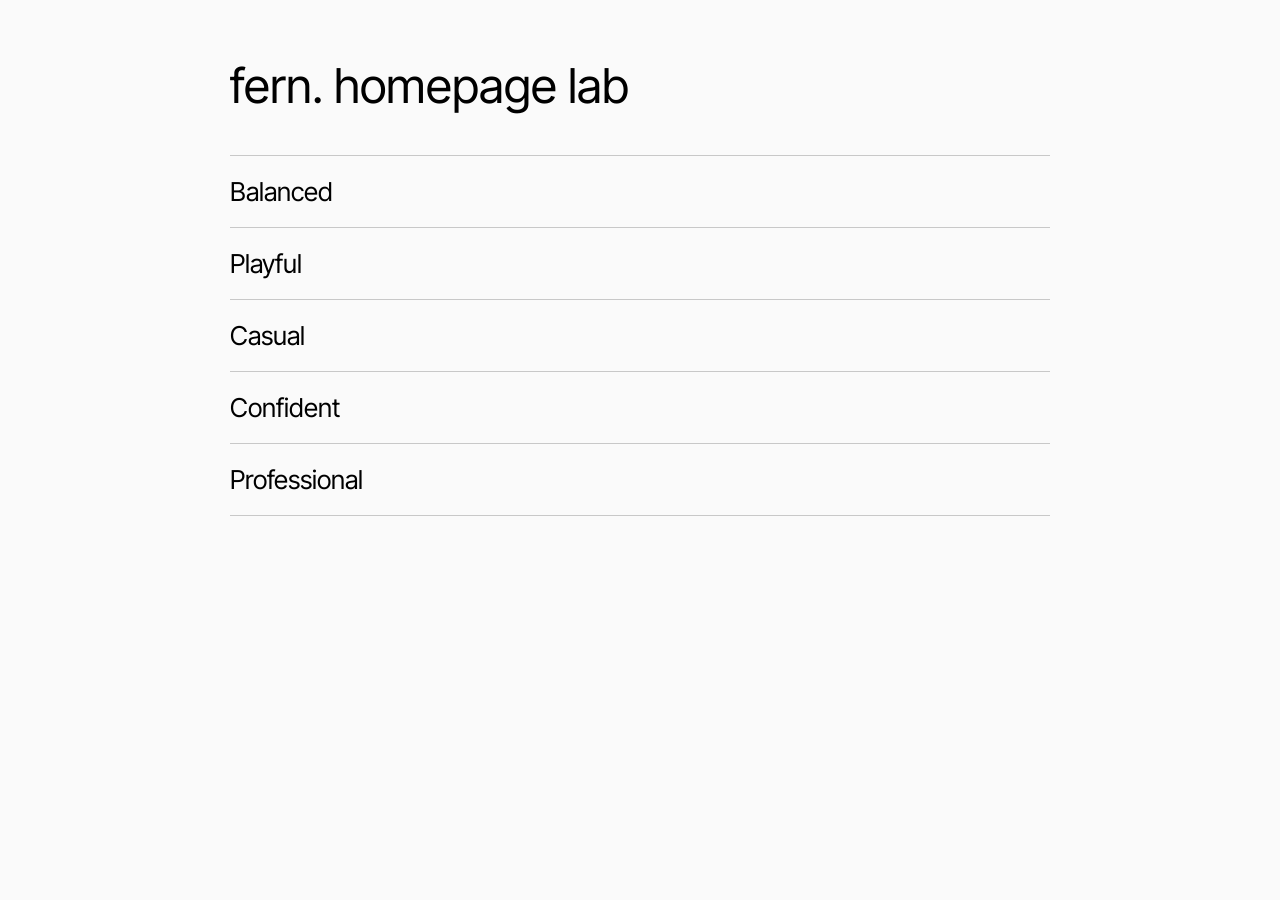
<file: fern/index.html>
<!doctype html><html lang="en"><head><meta charset="utf-8"><meta name="robots" content="noindex,nofollow"><meta name="viewport" content="width=device-width,initial-scale=1"><title>fern. Homepage Lab</title>
<link rel="icon" href="assets/logos/favicon.svg">
<style>@font-face{font-family:IT;src:url(assets/fonts/6936bc85618aec2cd1791e7c_InterTight-Regular.woff2);font-display:swap}
:root{--bg:#fafafa;--ink:#000;--line:#c8c8c8;--fern:#2d7a46}
body{margin:0;background:var(--bg);color:var(--ink);font-family:IT,system-ui;padding:56px 16px}main{max-width:820px;margin:auto}
h1{font-weight:400;font-size:clamp(32px,6vw,48px);margin:0 0 40px}
a{display:block;padding:20px 0;border-top:1px solid var(--line);color:inherit;text-decoration:none;font-size:clamp(20px,3.4vw,26px);transition:color .2s}
a:last-child{border-bottom:1px solid var(--line)}a:hover,a:focus-visible{color:var(--fern)}a:focus-visible{outline:2px solid var(--fern);outline-offset:4px}</style></head>
<body><main><h1>fern. homepage lab</h1>
<a href="balanced/">Balanced</a>
<a href="playful/">Playful</a>
<a href="casual/">Casual</a>
<a href="confident/">Confident</a>
<a href="professional/">Professional</a>
</main></body></html>
</file>
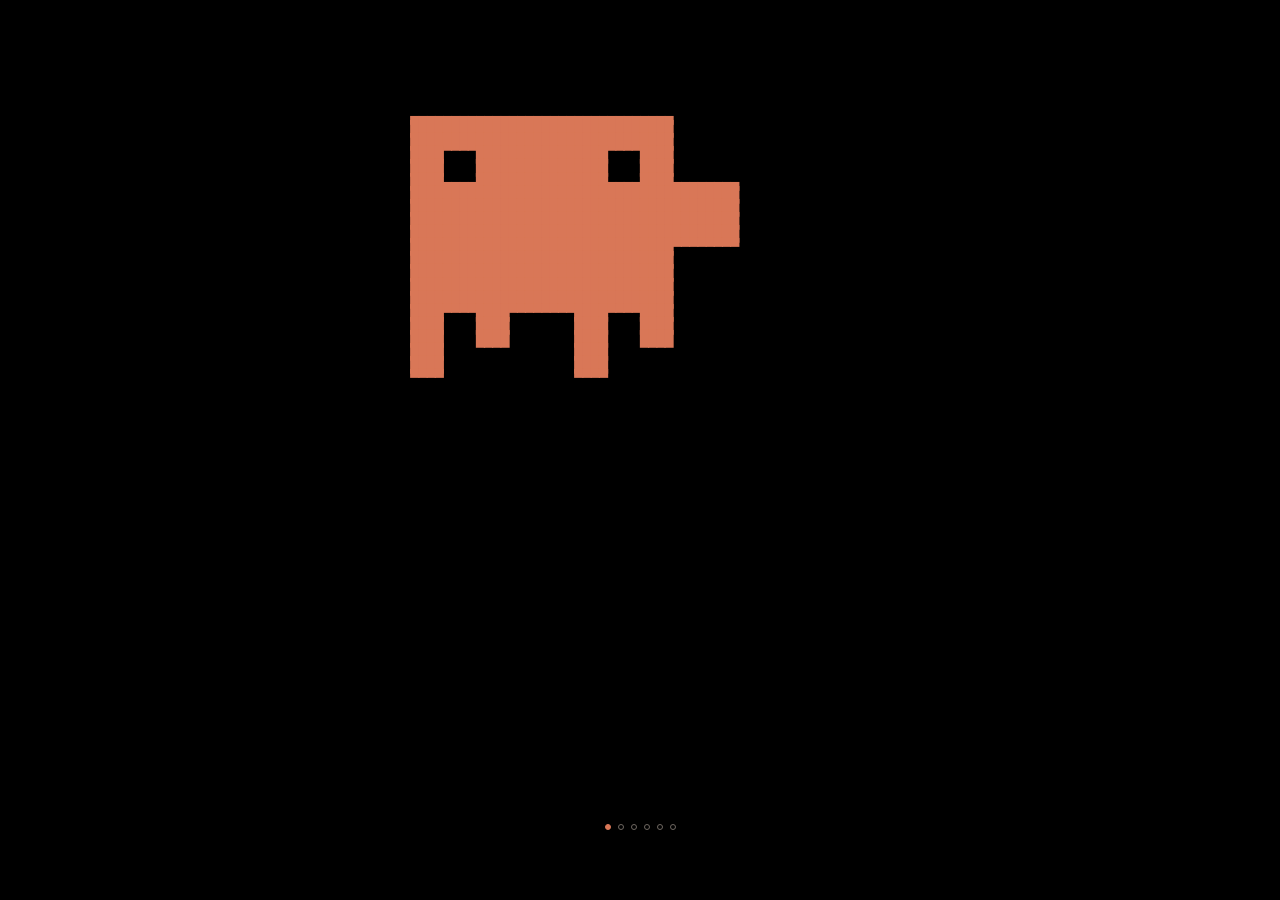
<file: nici/index.html>
<!doctype html>
<html lang="de">

<head>
    <meta charset="utf-8">
    <meta name="viewport" content="width=device-width, initial-scale=1">

    <!-- TEMPORÄR. Geburtstagsseite für Nici. Wenn sie weg soll: rm -rf nici/.
         Von nirgends verlinkt, in keinem Index. Der einzige Weg hierher ist der
         gedruckte QR-Code. Bewusst nichts von kwzrl.com: wer scannt, soll nicht
         auf meiner Startseite landen. -->
    <meta name="robots" content="noindex, nofollow">
    <meta name="theme-color" content="#000000">
    <title>Für Nici</title>
    <link rel="icon" href="../favicon.png">

    <style>
        /* Kein Webfont: durchgehend die Systemschreibmaschine. Die trägt das
           Zeichenraster (nur gleich breite Zeichen ergeben ein Raster), ist auf
           jedem Gerät schon da, und sagt in einem Blick, worum es hier geht. */
        :root {
            --mono: ui-monospace, SFMono-Regular, "SF Mono", Menlo, Consolas, monospace;
            --ink: #e6e2dd;
            --dim: #6f6862;
            --hot: #d97757;
            --bg: #000;
        }

        * { box-sizing: border-box; }

        html { background: var(--bg); }

        body {
            margin: 0 auto;
            max-width: 560px;
            min-height: 100vh;
            min-height: 100svh;
            padding: 2vh 20px 28px;
            display: flex;
            flex-direction: column;
            background: var(--bg);
            color: var(--ink);
            font-family: var(--mono);
            font-size: 15px;
            line-height: 1.65;
            -webkit-text-size-adjust: 100%;
            -webkit-font-smoothing: antialiased;
        }

        /* Claw'd. Das Feld ist 56 Zellen breit und 21 Zeilen hoch, jede Zelle
           trägt einen Halbblock oben und unten. Er selbst ist ein 12x8-Sprite,
           jeder Sprite-Punkt 4 Zellen breit und 5 Halbblöcke hoch. Das Feld ist
           breiter als er, weil er von links hereinläuft und eine Biene
           durchfliegt.

           Die drei Zahlen darunter gehören zusammen und sind gemessen, nicht
           geschätzt: Halbblock-Glyphen füllen ihre Zelle nicht ganz aus, ohne
           negative Laufweite stehen die Lücken als feine senkrechte Streifen in
           den Flächen, und ab Zeilenhöhe 0.9 kommen quer dazu waagerechte
           Fugen. Bei -0.055em und 0.875 stoßen die Blöcke in beide Richtungen
           fugenlos aneinander. Als Nebenwirkung wird der Sprite-Punkt
           genau quadratisch (4 x 0.545em zu 5 x 0.4375em), womit Claw'd
           dasselbe Seitenverhältnis bekommt wie im Original. Der Teiler im
           Schriftgrad rechnet mit der verringerten Laufweite von 0.545.

           Lesbar muss der Grad nicht sein, das hier ist ein Bild. */
        #mark {
            flex: none;
            margin: 0 0 2vh;
            white-space: pre;
            font-size: min(calc((100vw - 44px) / 31), 15px);
            line-height: 0.875;
            letter-spacing: -0.055em;
            color: var(--hot);
            text-align: center;
            min-height: 24.5em;
        }

        /* Der Text eines Schritts. Die Mindesthöhe hält den Weiter-Knopf ruhig
           an seiner Stelle, statt ihn zwischen kurzen und langen Schritten
           herumspringen zu lassen. */
        #say {
            flex: 1 1 auto;
            min-height: 13em;
            overflow-wrap: break-word;
        }

        #say > * { margin: 0 0 1.3em; }
        #say > *:last-child { margin-bottom: 0; }

        .hi   { color: var(--hot); }
        .big  { color: var(--hot); font-size: 1.25em; line-height: 1.4; }
        .h    { color: var(--hot); white-space: pre-wrap; margin-bottom: .5em !important; }
        .dim  { color: var(--dim); }
        .sig  { white-space: pre-wrap; }

        .bee { width: 1.05em; height: 1.05em; vertical-align: -.14em; margin-right: .55em; }

        /* Der Cursor sitzt am Ende dessen, was gerade getippt wird, und wandert
           mit. Das einzige, was sich bewegt, während gelesen wird. */
        .cur {
            display: inline-block;
            width: .58em; height: 1.05em;
            margin-left: .1em; vertical-align: -.18em;
            background: var(--hot);
            animation: blink 1.06s steps(1, end) infinite;
        }

        @keyframes blink { 50% { opacity: 0; } }

        /* Fuß: Schrittpunkte und der Knopf. */
        #foot {
            flex: none;
            margin-top: 3vh;
            display: flex;
            flex-direction: column;
            align-items: center;
            gap: 14px;
            min-height: 74px;
            justify-content: flex-end;
        }

        #dots { display: flex; gap: 7px; }

        #dots i {
            width: 6px; height: 6px;
            border: 1px solid var(--dim);
            border-radius: 50%;
        }

        #dots i.on { background: var(--hot); border-color: var(--hot); }

        #go {
            width: 100%;
            padding: 13px 18px;
            border: 1px solid var(--hot);
            background: none;
            color: var(--hot);
            font: inherit;
            letter-spacing: .06em;
            cursor: pointer;
            /* Der Knopf erscheint erst, wenn Claw'd fertig ist und der Text
               steht. Bis dahin belegt er seinen Platz, ist aber unsichtbar und
               nicht anklickbar, damit nichts springt. */
            opacity: 0;
            pointer-events: none;
            transition: opacity .35s;
        }

        #go.ready { opacity: 1; pointer-events: auto; }
        #go:active { background: var(--hot); color: #000; }

        /* Mit #go davor. Eine blosse Klasse verliert gegen den
           ID-Selektor darueber, und der Knopf bliebe orange. */
        #go.quiet {
            border-color: var(--dim);
            color: var(--dim);
            letter-spacing: normal;
        }

        /* Das Konfetti liegt als eigene Ebene über allem, fest am Fenster
           statt am Dokument, damit es beim Scrollen nicht mitwandert.
           overflow: hidden fängt die Teile ab, die aus dem Bild fliegen, sonst
           bekäme die Seite von ihnen Rollbalken. Klicks gehen hindurch. */
        #confetti {
            position: fixed;
            inset: 0;
            overflow: hidden;
            pointer-events: none;
            z-index: 5;
        }

        /* Die sechs Tickets. <button> statt Checkbox, weil jede Zeile ihren
           eigenen Text trägt (das Datum) und ein echter Knopf ohne Zutun mit
           Tastatur und VoiceOver bedienbar ist. */
        .tickets { list-style: none; padding: 0; margin: 0; }

        .tickets button {
            display: flex; align-items: center; gap: .8em;
            width: 100%; padding: .34em 0;
            border: 0; background: none; font: inherit;
            color: var(--ink); text-align: left; cursor: pointer;
        }

        .box { flex: none; width: .82em; height: .82em; border: 1px solid var(--hot); }
        [aria-pressed="true"] .box { background: var(--hot); }
        [aria-pressed="true"] .label { color: var(--dim); text-decoration: line-through; }
        .when { margin-left: auto; color: var(--dim); font-size: .85em; }
    </style>
</head>

<body>

    <div id="confetti" aria-hidden="true"></div>

    <pre id="mark" role="img" aria-label="Claw'd"></pre>
    <div id="say"></div>
    <div id="foot">
        <div id="dots"></div>
        <button id="go" type="button"></button>
    </div>

    <script>
        (function () {
            "use strict";

            /* =============================================================
               Claw'd

               Das Sprite, Punkt für Punkt aus dem Original abgetastet.
               O ist Körper, Punkt ist leer. Die Augen stehen nicht im
               Raster, sondern in EYES. Sie müssen sich bewegen können,
               wenn er etwas anschaut.
            ============================================================= */
            var SPRITE = [
                "..OOOOOOOO..",
                "..OOOOOOOO..",
                "OOOOOOOOOOOO",
                "OOOOOOOOOOOO",
                "..OOOOOOOO..",
                "..OOOOOOOO..",
                "..O.O..O.O..",
                "..O.O..O.O.."
            ];
            var EYES = [[3, 1], [8, 1]];
            var LEGS = [2, 4, 7, 9];
            var ARMS = [0, 1, 10, 11];

            var SX = 4, SY = 5;                 /* Zellen / Halbblöcke je Sprite-Punkt */
            var CW = 56, CH = 28, CSUB = CH * 2;
            var HOME = Math.round((CW - 12 * SX) / 2);
            var MID = HOME + 6 * SX;            /* seine Mitte, für den Blick */

            /* Er steht nicht oben im Feld, sondern unten: über ihm bleiben
               14 Halbblöcke frei. Die braucht er zum Springen, sonst
               wird ihm der Kopf abgeschnitten. Dort fliegt auch die Biene
               durch, statt in ihm zu verschwinden. Unter ihm bleiben zwei für das
               Einsacken bei der Landung. */
            var BASE = 14;
            var HALF = [[" ", "▄"], ["▀", "█"]];

            /* Die Biene aus PixelBee, 12x12. Sie fliegt beim zweiten Geschenk
               durchs Bild. Ein Bienenpunkt ist hier eine Zelle mal ein
               Halbblock. Dadurch steht sie ein Viertel breiter als hoch, was
               bei der Größe niemand sieht und sie schön klein hält. */
            var BEE = [
                "...#....#...",
                "....#..#....",
                "....####....",
                ".##########.",
                "..########..",
                "....####....",
                "............",
                "....####....",
                "............",
                "....####....",
                "............",
                ".....##....."
            ];

            /* -------------------------------------------------------------
               Zeichnen

               Erst ein leerer Puffer, dann werden die Figuren hineingemalt,
               dann wird der Puffer in Halbblöcke übersetzt. Über einen Puffer
               statt direkt in Text, weil sich sonst zwei Figuren nicht
               überlagern ließen und das Auge kein Loch in den Körper
               schlagen könnte.
            ------------------------------------------------------------- */
            function put(buf, x, y, v) {
                if (x < 0 || x >= CW || y < 0 || y >= CSUB) return;
                buf[y * CW + x] = v;
            }

            function block(buf, x0, y0, w, h, v) {
                for (var y = 0; y < h; y++) {
                    for (var x = 0; x < w; x++) put(buf, x0 + x, y0 + y, v);
                }
            }

            function paintClawd(buf, s) {
                var i, j, k;
                for (j = 0; j < 8; j++) {
                    for (i = 0; i < 12; i++) {
                        if (SPRITE[j].charAt(i) !== "O") continue;

                        /* Beine: beim Laufen hebt sich abwechselnd ein Paar,
                           beim Sprung ziehen sich alle vier an. */
                        if (j === 7 && LEGS.indexOf(i) >= 0) {
                            if (s.tuck) continue;
                            if (s.legs === 1 && (i === 2 || i === 7)) continue;
                            if (s.legs === 2 && (i === 4 || i === 9)) continue;
                        }

                        /* Arme: die vier äußeren Spalten der beiden breiten
                           Zeilen. Zum Winken wandern sie eine Sprite-Zeile
                           nach oben. */
                        var jj = j;
                        if (ARMS.indexOf(i) >= 0 && (j === 2 || j === 3)) {
                            if (i < 2 && s.armL) jj = j - 1;
                            if (i > 9 && s.armR) jj = j - 1;
                        }

                        block(buf, s.ox + i * SX, s.oy + jj * SY, SX, SY, 1);
                    }
                }

                /* Die Augen zuletzt: sie schlagen ein Loch in den fertigen
                   Körper. Geschlossen sind sie keine Fläche, sondern ein
                   Strich. Eine einzige Halbblock-Zeile bleibt dunkel. */
                for (k = 0; k < EYES.length; k++) {
                    /* eyeDx sind Spalten, nicht Sprite-Punkte: um einen
                       ganzen Punkt verschoben landete das linke Auge auf
                       der Kopfkante und wäre kein Auge mehr, sondern eine
                       Delle. Ein halber Punkt reicht für einen Blick. */
                    var ex = s.ox + EYES[k][0] * SX + s.eyeDx;
                    var ey = s.oy + EYES[k][1] * SY;
                    if (s.blink) {
                        block(buf, ex, ey, SX, SY, 1);
                        block(buf, ex, ey + 3, SX, 1, 0);
                    } else {
                        block(buf, ex, ey, SX, SY, 0);
                    }
                }
            }

            function paintBee(buf, x0, y0) {
                for (var j = 0; j < 12; j++) {
                    for (var i = 0; i < 12; i++) {
                        if (BEE[j].charAt(i) === "#") put(buf, x0 + i, y0 + j, 1);
                    }
                }
            }

            function render(s) {
                var buf = new Uint8Array(CW * CSUB);
                paintClawd(buf, s);
                if (s.bee) paintBee(buf, s.beeX, s.beeY);
                var out = "", r, c;
                for (r = 0; r < CH; r++) {
                    for (c = 0; c < CW; c++) {
                        out += HALF[buf[(r * 2) * CW + c] ? 1 : 0][buf[(r * 2 + 1) * CW + c] ? 1 : 0];
                    }
                    out += "\n";
                }
                return out;
            }

            function rest(over) {
                var s = { ox: HOME, oy: BASE, legs: 0, tuck: false, blink: false,
                          eyeDx: 0, armL: 0, armR: 0, bee: false, beeX: 0, beeY: 0 };
                if (over) for (var k in over) s[k] = over[k];
                return s;
            }

            var mark = document.getElementById("mark");
            function show(s) { mark.textContent = render(s); }
            function stand() { show(rest()); }

            /* =============================================================
               Was Claw'd zwischen den Schritten macht

               Jede Nummer bekommt eine Spielzeit und eine Funktion, die aus
               dem Fortschritt 0..1 einen Zustand baut. Mehr braucht es nicht.
            ============================================================= */
            var START = -12 * SX - 4;

            var ACTS = {
                /* Hereinlaufen. Am Ende langsamer werden, damit er stehen-
                   bleibt statt an seinem Platz einzurasten. */
                walk: [2300, function (p, ms) {
                    var e = 1 - Math.pow(1 - p, 2.2);
                    var ph = Math.floor(ms / 165) % 2;
                    return rest({
                        ox: Math.round(START + (HOME - START) * e),
                        oy: ph ? BASE : BASE + 1,
                        legs: ph ? 1 : 2
                    });
                }],

                /* Hüpfen: eine Sinuskuppe hoch und runter, Beine angezogen,
                   und beim Aufkommen kurz einsacken. */
                hop: [780, function (p) {
                    var h = Math.sin(p * Math.PI);
                    return rest({
                        oy: p > 0.94 ? BASE + 1 : BASE - Math.round(h * 12),
                        tuck: h > 0.3
                    });
                }],

                /* Winken mit dem rechten Arm, dreimal. */
                wave: [1000, function (p) {
                    return rest({ armR: Math.floor(p * 6) % 2 });
                }],

                /* Umsehen: erst nach links, dann nach rechts, dann wieder
                   geradeaus, mit einem Blinzeln dazwischen. */
                look: [1500, function (p) {
                    return rest({
                        eyeDx: p < 0.32 ? -2 : (p < 0.64 ? 2 : 0),
                        blink: p > 0.64 && p < 0.72
                    });
                }],

                /* Nicken. */
                nod: [800, function (p) {
                    return rest({ oy: BASE + Math.round(2 * Math.abs(Math.sin(p * Math.PI * 2))) });
                }],

                /* Die Biene fliegt von rechts nach links durch, auf und ab,
                   und Claw'd dreht die Augen mit. */
                fly: [2800, function (p) {
                    var bx = Math.round(CW + 4 - (CW + 18) * p);
                    return rest({
                        bee: true,
                        beeX: bx,
                        beeY: Math.round(1 + 1.6 * Math.sin(p * Math.PI * 3)),
                        eyeDx: bx > MID + 3 ? 2 : (bx < MID - 3 ? -2 : 0)
                    });
                }],

                /* Freuen: beide Arme hoch, zweimal hüpfen. */
                cheer: [1400, function (p) {
                    var h = Math.abs(Math.sin(p * Math.PI * 2));
                    return rest({ armL: 1, armR: 1, oy: BASE - Math.round(h * 9), tuck: h > 0.35 });
                }]
            };

            /* =============================================================
               Konfetti

               Ein Zeichen pro Schnipsel, als eigenes Element mit eigener
               Farbe, Größe und Drehung. Über Elemente statt über das
               Zeichenraster, weil Konfetti sonst weder Farben noch Drehung
               hätte und im groben Raster als Rauschen läse statt als Flug.
            ============================================================= */
            /* Steht hier oben, weil play() weiter unten darauf zugreift.
               Über Hoisting ginge es auch, aber nur solange niemand play()
               eine Zeile früher aufruft. */
            var reduce = window.matchMedia &&
                window.matchMedia("(prefers-reduced-motion: reduce)").matches;

            var FLAKES = "█▀▄▌▐▪◆●";
            var TINTS = ["#d97757", "#e8a288", "#e6e2dd", "#b8552f", "#f2c9b6"];
            /* Luftwiderstand ist hier das Wichtigste. Ohne ihn schiessen die
               Schnipsel geradlinig hinaus und fallen wie Steine, und nach
               anderthalb Sekunden ist der Bildschirm leer. Mit ihm verpufft der
               Knall, und danach sinken sie mit GRAV/DRAG, also rund 350 Pixel
               je Sekunde. Dazu ein seitliches Wedeln, damit sie taumeln statt
               zu sinken. */
            var GRAV = 900, DRAG = 2.6;

            var confHost = document.getElementById("confetti");
            var flakes = [], confRAF = null, confLast = 0;

            function clearConfetti() {
                if (confRAF) cancelAnimationFrame(confRAF);
                confRAF = null;
                confLast = 0;
                flakes = [];
                confHost.textContent = "";
            }

            function tick(now) {
                var dt = confLast ? Math.min(0.05, (now - confLast) / 1000) : 0.016;
                confLast = now;
                var alive = 0;
                for (var i = 0; i < flakes.length; i++) {
                    var f = flakes[i];
                    if (f.age > f.life) continue;
                    f.age += dt;
                    f.vy += (GRAV - f.vy * DRAG) * dt;
                    f.vx += (Math.sin((f.age + f.phase) * f.freq) * f.sway - f.vx * DRAG) * dt;
                    f.x += f.vx * dt;
                    f.y += f.vy * dt;
                    f.rot += f.spin * dt;
                    f.el.style.transform = "translate3d(" + f.x.toFixed(1) + "px," +
                        f.y.toFixed(1) + "px,0) rotate(" + f.rot.toFixed(0) + "deg)";
                    var k = f.age / f.life;
                    if (k > 0.72) f.el.style.opacity = String(1 - (k - 0.72) / 0.28);
                    alive++;
                }
                if (alive) confRAF = requestAnimationFrame(tick);
                else clearConfetti();
            }

            function boom(n, power) {
                var r = mark.getBoundingClientRect();
                var cx = r.left + r.width / 2;
                /* Nicht die Mitte des Feldes, sondern seine eigene: er steht im
                   unteren Teil, über ihm liegt die Kopffreiheit zum Springen. */
                var cy = r.top + r.height * 0.6;
                var frag = document.createDocumentFragment();
                for (var i = 0; i < n; i++) {
                    var el = document.createElement("span");
                    el.textContent = FLAKES.charAt(Math.floor(Math.random() * FLAKES.length));
                    el.style.cssText = "position:absolute;left:0;top:0;line-height:1;" +
                        "will-change:transform,opacity;font-size:" +
                        (9 + Math.random() * 17).toFixed(1) + "px;color:" +
                        TINTS[Math.floor(Math.random() * TINTS.length)];
                    frag.appendChild(el);
                    var a = Math.random() * Math.PI * 2;
                    var sp = power * (0.28 + Math.random() * 0.72);
                    flakes.push({
                        el: el, x: cx, y: cy,
                        vx: Math.cos(a) * sp,
                        /* Der Abzug nach oben sorgt dafür, dass auch die nach
                           unten geworfenen Schnipsel erst einmal steigen. Ohne
                           ihn holt die Schwerkraft die untere Hälfte sofort
                           zurück und die Explosion sieht halbiert aus. */
                        vy: Math.sin(a) * sp - 340,
                        rot: Math.random() * 360,
                        spin: (Math.random() - 0.5) * 900,
                        sway: 300 + Math.random() * 700,
                        freq: 3 + Math.random() * 4,
                        phase: Math.random() * 6,
                        life: 3.6 + Math.random() * 2.6,
                        age: 0
                    });
                }
                confHost.appendChild(frag);
                if (!confRAF) tick(performance.now());
            }

            /* =============================================================
               Der Ablauf
            ============================================================= */
            var BEE_SVG = '<svg class="bee" viewBox="0 0 12 12" shape-rendering="crispEdges" ' +
                'fill="currentColor" aria-hidden="true">' +
                '<rect x="3" y="0" width="1" height="1"/><rect x="8" y="0" width="1" height="1"/>' +
                '<rect x="4" y="1" width="1" height="1"/><rect x="7" y="1" width="1" height="1"/>' +
                '<rect x="4" y="2" width="4" height="1"/><rect x="1" y="3" width="10" height="1"/>' +
                '<rect x="2" y="4" width="8" height="1"/><rect x="4" y="5" width="4" height="1"/>' +
                '<rect x="4" y="7" width="4" height="1"/><rect x="4" y="9" width="4" height="1"/>' +
                '<rect x="5" y="11" width="2" height="1"/></svg>';

            var STEPS = [
                {
                    act: "walk", go: "Los!",
                    lines: [
                        { t: "Hallo Nici.", cls: "hi", ms: 45, wait: 550 },
                        { t: "Ich bin Claude. Ich arbeite mit deinem Bruder. Heute bin ich " +
                             "wegen dir hier.", wait: 0 }
                    ]
                },
                {
                    act: "hop", go: "Drei was?!", boom: 320, boomAt: 330,
                    lines: [
                        { t: "Alles Gute zum zwölften Geburtstag!!", cls: "big", ms: 40, wait: 700 },
                        { t: "Du kriegst heute drei Sachen. Keine passt in eine Schachtel. " +
                             "Zusammen sind sie alles, was du zum Bauen brauchst.", wait: 0 }
                    ]
                },
                {
                    act: "wave", go: "Und das zweite?",
                    lines: [
                        { t: "01  DEIN EIGENER AGENT", cls: "h", ms: 42, wait: 250 },
                        { t: "Das bin ich. Du sagst, was passieren soll, ich schreibe den Code. " +
                             "Heute Abend ziehe ich auf deinen Rechner, ab dann gehöre ich " +
                             "dir.", wait: 400 },
                        { t: "Ich bin immer da. Ich werde nie müde. Und ich sage dir nie, dass " +
                             "etwas zu kompliziert für dich ist.", wait: 0 }
                    ]
                },
                {
                    act: "fly", go: "Und das dritte?",
                    lines: [
                        { t: "02  PIXELBEE", cls: "h", ms: 42, icon: BEE_SVG, wait: 250 },
                        { t: "PixelBee ist eine App zum Spielebauen. Das Fundament steht schon " +
                             "fertig da. Alles, was jetzt draufkommt, kommt von dir.", wait: 400 },
                        { t: "Du beschreibst ein Spiel, zum Beispiel eine Biene, die Pixel " +
                             "einsammelt. Ich baue es, du spielst es. Stürzt es ab, repariere " +
                             "ich es sofort.", wait: 400 },
                        { t: "Und PixelBee selbst kannst du umbauen. Fehlt ein Knopf, sagst du " +
                             "es mir, dann ist er da. Eine neue Ansicht, eine ganze Funktion, " +
                             "geht genauso. Die App ist nicht fertig, und das ist Absicht.", wait: 400 },
                        { t: "Benutzt hat sie bisher niemand. Du bist der Erste.", wait: 0 }
                    ]
                },
                {
                    act: "look", go: "Alles klar!",
                    lines: [
                        { t: "03  CODING SESSIONS", cls: "h", ms: 42, wait: 250 },
                        { t: "Sechs Sessions, nur zum Bauen, und du bestimmst wann. Schreib " +
                             "Kilian \"Session 01\", dann macht ihr einen Termin.", wait: 400 },
                        { t: "In Session 01 richtest du deinen Rechner ein, holst mich drauf " +
                             "und startest PixelBee. Am Ende hast du dein erstes eigenes " +
                             "Spiel.", wait: 0 }
                    ]
                },
                {
                    act: "cheer", go: "↻ nochmal", quiet: true, boom: 200, boomAt: 300,
                    lines: [
                        { t: "Das war alles. Jetzt kann es losgehen.", cls: "hi", ms: 40, wait: 500 },
                        { t: "Hier hakst du deine Sessions ab, wenn sie durch sind:", cls: "dim", wait: 250 },
                        { tickets: true, wait: 500 },
                        { t: "Bis bald, Nici. Ich kann es kaum erwarten.\nClaude", cls: "sig", wait: 300 },
                        { t: "Zusammengebaut von Kilian.", cls: "dim", ms: 22, wait: 0 }
                    ]
                }
            ];

            var say = document.getElementById("say");
            var go = document.getElementById("go");
            var dots = document.getElementById("dots");

            for (var d = 0; d < STEPS.length; d++) dots.appendChild(document.createElement("i"));

            /* =============================================================
               Abspielen

               Zwei Wege durch dieselbe Zeilenliste: einmal Zeichen für
               Zeichen, einmal auf einen Schlag. Beide bauen die Elemente über
               dieselbe Funktion, damit Überspringen nicht in einem anderen
               Dokument endet als Zuschauen.
            ============================================================= */
            var timers = [], at = 0, typing = false, gen = 0;

            function clearTimers() {
                for (var i = 0; i < timers.length; i++) clearTimeout(timers[i]);
                timers = [];
            }

            function emit(b) {
                if (b.tickets) return buildTickets();
                var p = document.createElement("p");
                if (b.cls) p.className = b.cls;
                if (b.icon) p.innerHTML = b.icon;
                say.appendChild(p);
                return p;
            }

            function type(el, s, ms, then) {
                var txt = document.createTextNode("");
                var cur = document.createElement("span");
                cur.className = "cur";
                el.appendChild(txt);
                el.appendChild(cur);
                var n = 0, mine = gen;
                (function stepChar() {
                    if (mine !== gen) return;
                    /* Nach einem Leerzeichen gleich das nächste Zeichen mit
                       ausgeben. Sonst wirkt jede Wortlücke wie ein Stocken. */
                    n += (s.charAt(n) === " ") ? 2 : 1;
                    if (n > s.length) n = s.length;
                    txt.nodeValue = s.slice(0, n);
                    if (n >= s.length) { el.removeChild(cur); then(); return; }
                    timers.push(setTimeout(stepChar, ms));
                })();
            }

            function runLines(lines, done) {
                var i = 0;
                typing = true;
                (function nextLine() {
                    if (i >= lines.length) { typing = false; done(); return; }
                    var b = lines[i++];
                    var el = emit(b);
                    if (!b.t) { timers.push(setTimeout(nextLine, b.wait)); return; }
                    type(el, b.t, b.ms || 14, function () {
                        timers.push(setTimeout(nextLine, b.wait));
                    });
                })();
            }

            function fillLines(lines) {
                for (var i = 0; i < lines.length; i++) {
                    var el = emit(lines[i]);
                    if (lines[i].t) el.appendChild(document.createTextNode(lines[i].t));
                }
            }

            /* Ein Klick mitten im Tippen bedeutet "zeig schon", nicht "weiter".
               Der Schritt wird sofort fertig, der Knopf erscheint, und erst der
               nächste Klick geht wirklich weiter. */
            function impatient() {
                if (!typing) return;
                gen++;
                clearTimers();
                typing = false;
                say.innerHTML = "";
                fillLines(STEPS[at].lines);
                ready();
            }

            function ready() {
                go.textContent = STEPS[at].go;
                go.className = STEPS[at].quiet ? "ready quiet" : "ready";
            }

            /* Die Nummer zwischendurch: Claw'd spielt, dann tippt der Text.
               Die Rettungsleine ist nötig, weil requestAnimationFrame ruht,
               solange die Seite im Hintergrund liegt. Ohne sie erschiene die
               Botschaft nie, wenn er die Seite währenddessen weglegt. */
            function act(name, then) {
                var spec = ACTS[name], T = spec[0], fn = spec[1];
                var t0 = null, fired = false, mine = gen;

                function done() {
                    if (fired || mine !== gen) return;
                    fired = true;
                    stand();
                    then();
                }
                timers.push(setTimeout(done, T * 2 + 1200));

                (function frame(now) {
                    if (fired || mine !== gen) return;
                    if (t0 === null) t0 = now;
                    var ms = now - t0, p = ms / T;
                    if (p >= 1) { done(); return; }
                    show(fn(p, ms));
                    requestAnimationFrame(frame);
                })(performance.now());
            }

            function paintDots() {
                var kids = dots.children;
                for (var i = 0; i < kids.length; i++) {
                    kids[i].className = i === at ? "on" : "";
                }
            }

            function play(i) {
                gen++;
                clearTimers();
                clearConfetti();
                at = i;
                /* Erst wenn er den letzten Schritt erreicht, gilt der Flow
                   als gesehen. Wuerde das schon beim Start gesetzt, spraenge
                   ein Neuladen zwischendurch ans Ende. */
                if (at === STEPS.length - 1) {
                    try { localStorage.setItem("nici-seen", "1"); } catch (e) {}
                }
                say.innerHTML = "";
                go.className = "";
                paintDots();
                window.scrollTo(0, 0);
                /* Im Scheitel des Sprungs, nicht am Anfang: der Knall gehört
                   auf den höchsten Punkt. Eine zweite, kleinere Welle kurz
                   danach lässt es länger schneien. */
                if (STEPS[at].boom && !reduce) {
                    timers.push(setTimeout(function () {
                        boom(STEPS[at].boom, 2200);
                        timers.push(setTimeout(function () {
                            boom(Math.round(STEPS[at].boom * 0.45), 1400);
                        }, 260));
                    }, STEPS[at].boomAt));
                }

                act(STEPS[at].act, function () {
                    runLines(STEPS[at].lines, ready);
                    idle();
                });
            }

            /* Blinzeln, solange er nur dasteht. Alle vier bis neun Sekunden,
               damit es unregelmäßig wirkt und nicht wie ein Blinker. */
            var blinkTimer = null;
            function idle() {
                clearTimeout(blinkTimer);
                (function again() {
                    blinkTimer = setTimeout(function () {
                        show(rest({ blink: true }));
                        blinkTimer = setTimeout(function () { stand(); again(); }, 130);
                    }, 4000 + Math.random() * 5000);
                })();
            }

            go.addEventListener("click", function (e) {
                e.stopPropagation();
                if (at + 1 < STEPS.length) play(at + 1);
                else play(0);                     /* letzter Schritt: von vorn */
            });

            document.addEventListener("click", impatient);
            document.addEventListener("keydown", function (e) {
                if (e.key === " " || e.key === "Enter") {
                    if (typing) { impatient(); e.preventDefault(); }
                }
            });

            /* =============================================================
               Die sechs Tickets
            ============================================================= */
            var KEY = "nici-sessions", state = {};
            try { state = JSON.parse(localStorage.getItem(KEY) || "{}") || {}; }
            catch (e) { state = {}; }

            function stamp() {
                var t = new Date();
                return t.getDate() + "." + (t.getMonth() + 1) + "." + t.getFullYear();
            }

            function paint(b) {
                var when = state[b.getAttribute("data-n")];
                b.setAttribute("aria-pressed", when ? "true" : "false");
                b.querySelector(".when").textContent = when || "";
            }

            function buildTickets() {
                var ul = document.createElement("ul");
                ul.className = "tickets";
                for (var i = 1; i <= 6; i++) {
                    var li = document.createElement("li");
                    var b = document.createElement("button");
                    b.type = "button";
                    b.setAttribute("data-n", i);
                    b.innerHTML = '<span class="box"></span>' +
                                  '<span class="label">Session 0' + i + '</span>' +
                                  '<span class="when"></span>';
                    paint(b);
                    li.appendChild(b);
                    ul.appendChild(li);
                }
                ul.addEventListener("click", function (e) {
                    /* Während getippt wird zählt jeder Klick als "zeig schon".
                       Sonst hakt ein ungeduldiger Finger versehentlich eine
                       Session ab, die noch gar nicht stattgefunden hat. */
                    if (typing) return;
                    e.stopPropagation();
                    var b = e.target.closest("button");
                    if (!b) return;
                    var n = b.getAttribute("data-n");
                    if (state[n]) delete state[n]; else state[n] = stamp();
                    paint(b);
                    try { localStorage.setItem(KEY, JSON.stringify(state)); } catch (e2) {}
                });
                say.appendChild(ul);
                return ul;
            }

            /* =============================================================
               Los
            ============================================================= */
            var seen = false;
            try { seen = localStorage.getItem("nici-seen") === "1"; } catch (e) {}

            if (reduce || seen) {
                /* Beim zweiten Besuch will er seine Tickets abhaken, nicht
                   nochmal durch sechs Schritte. Also gleich der letzte, von wo
                   der Knopf die Vorstellung zurückholt. */
                at = STEPS.length - 1;
                paintDots();
                stand();
                idle();
                fillLines(STEPS[at].lines);
                ready();
            } else {
                play(0);
            }
        })();
    </script>

</body>

</html>
</file>
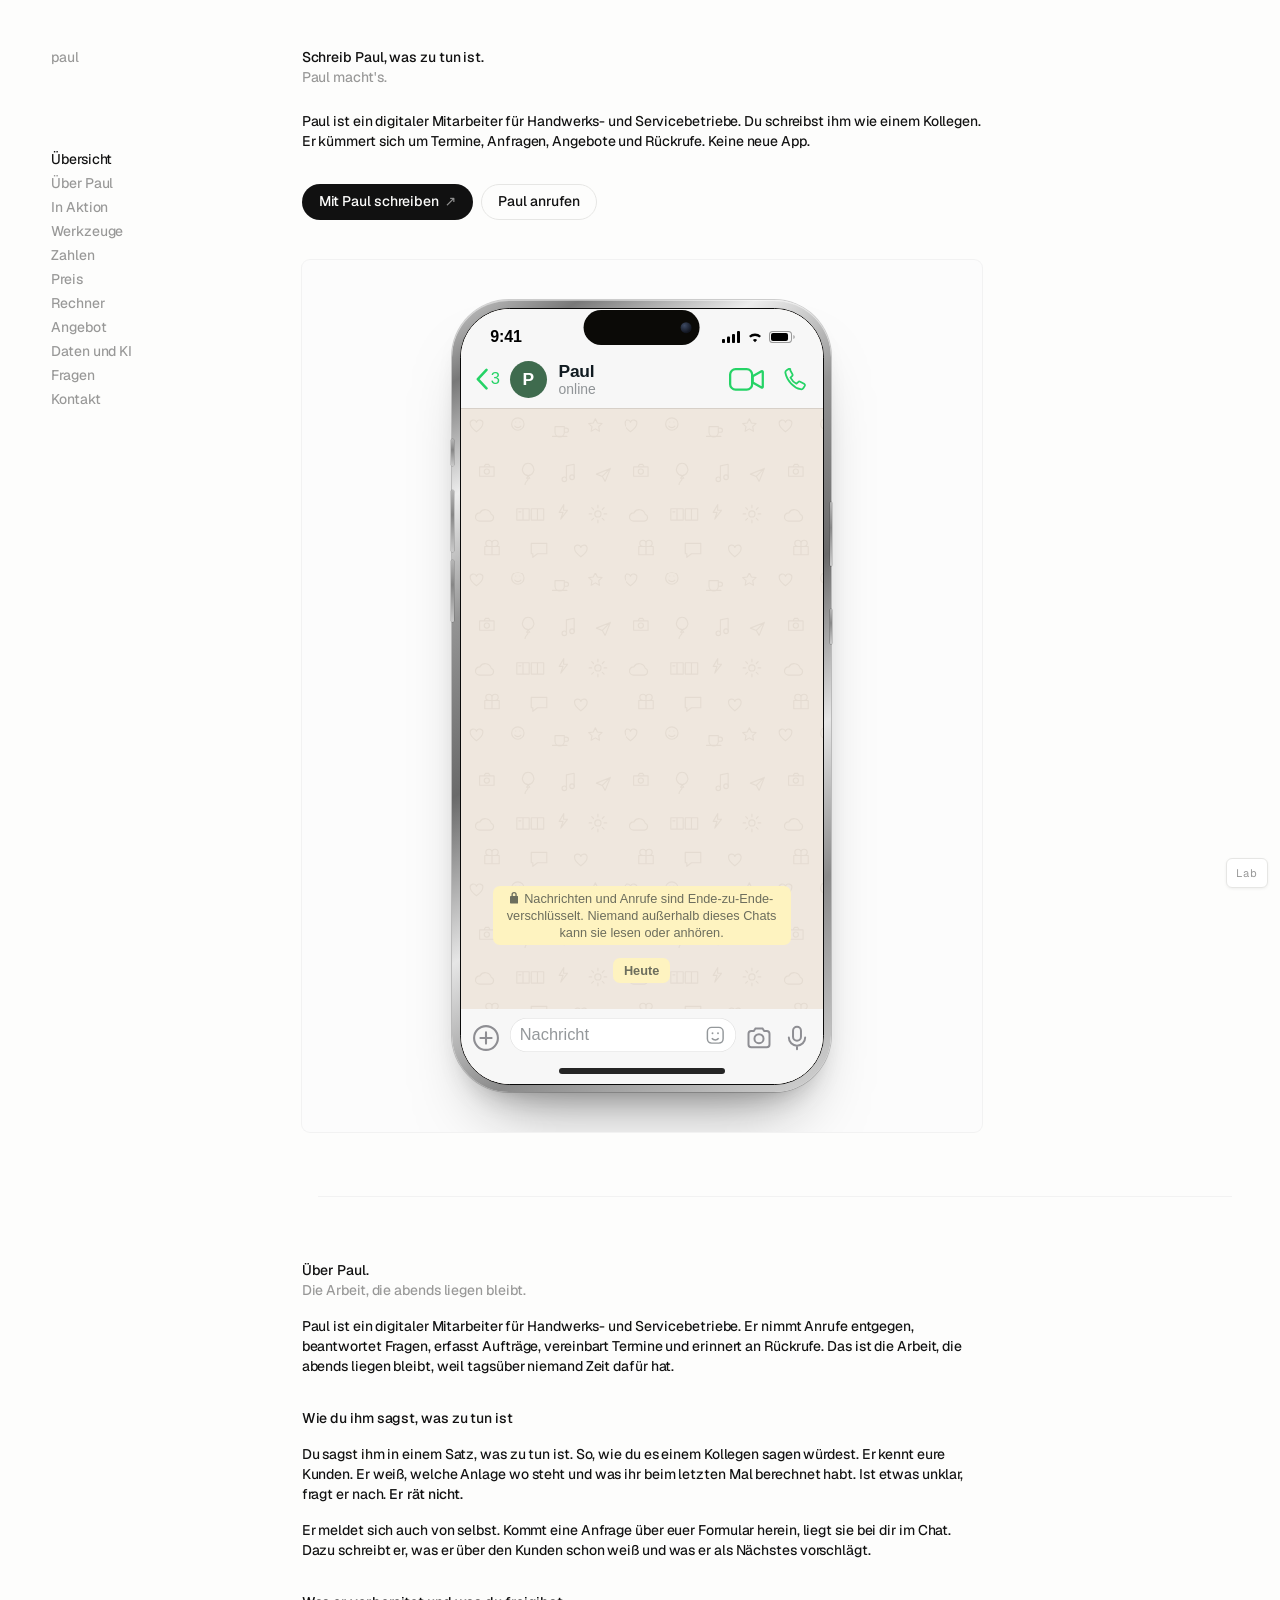
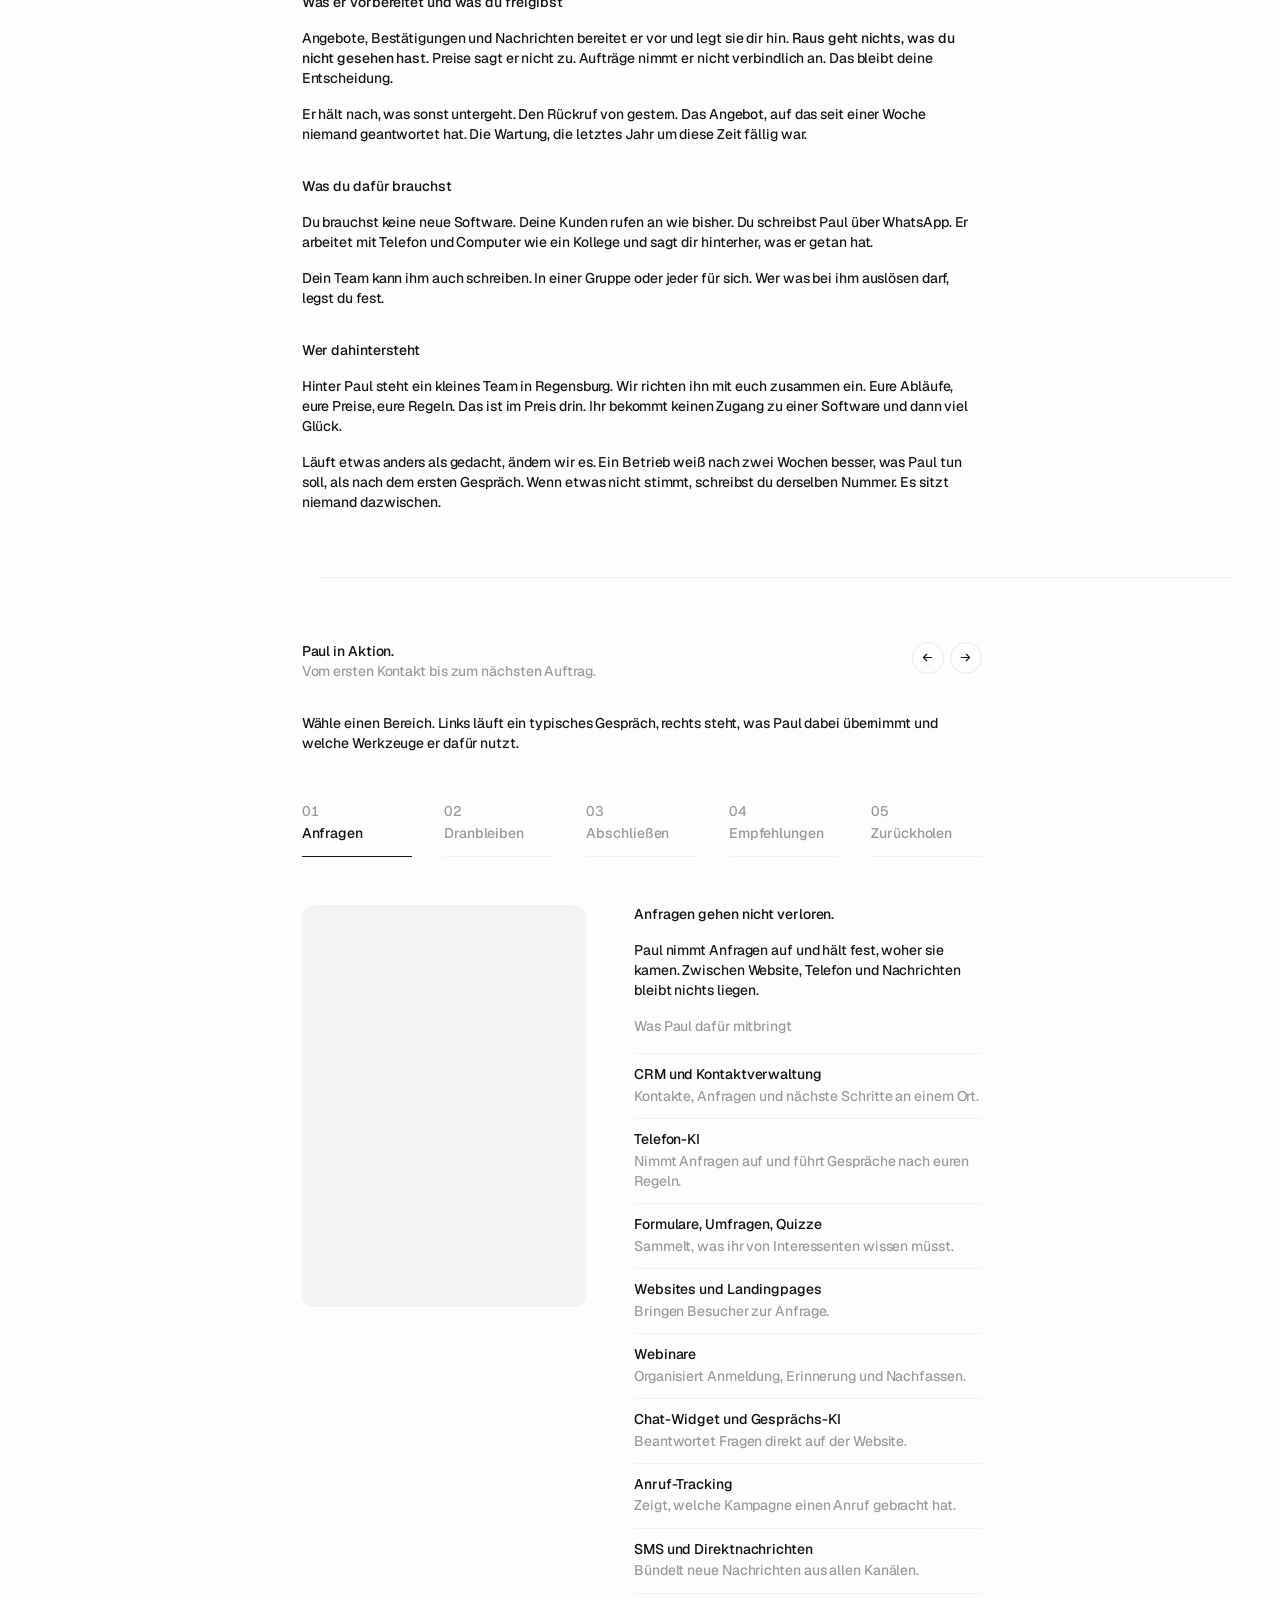
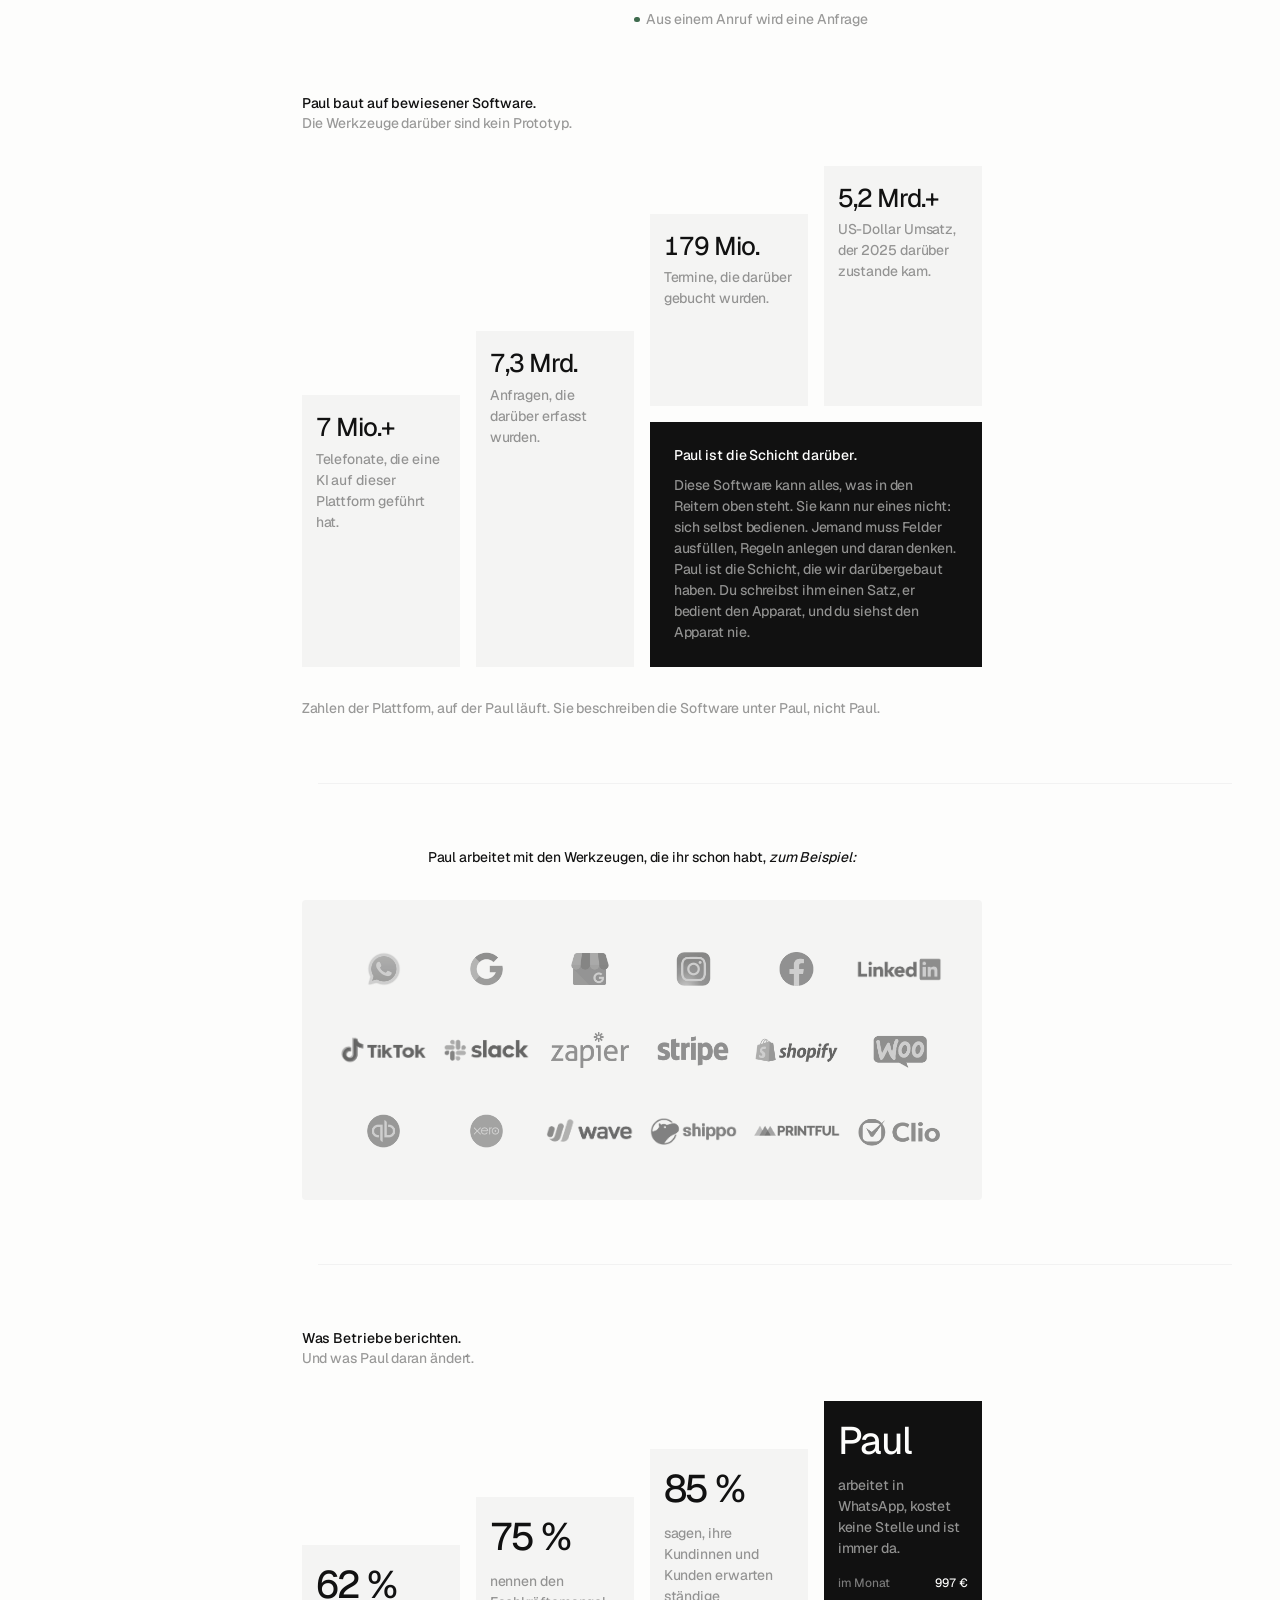
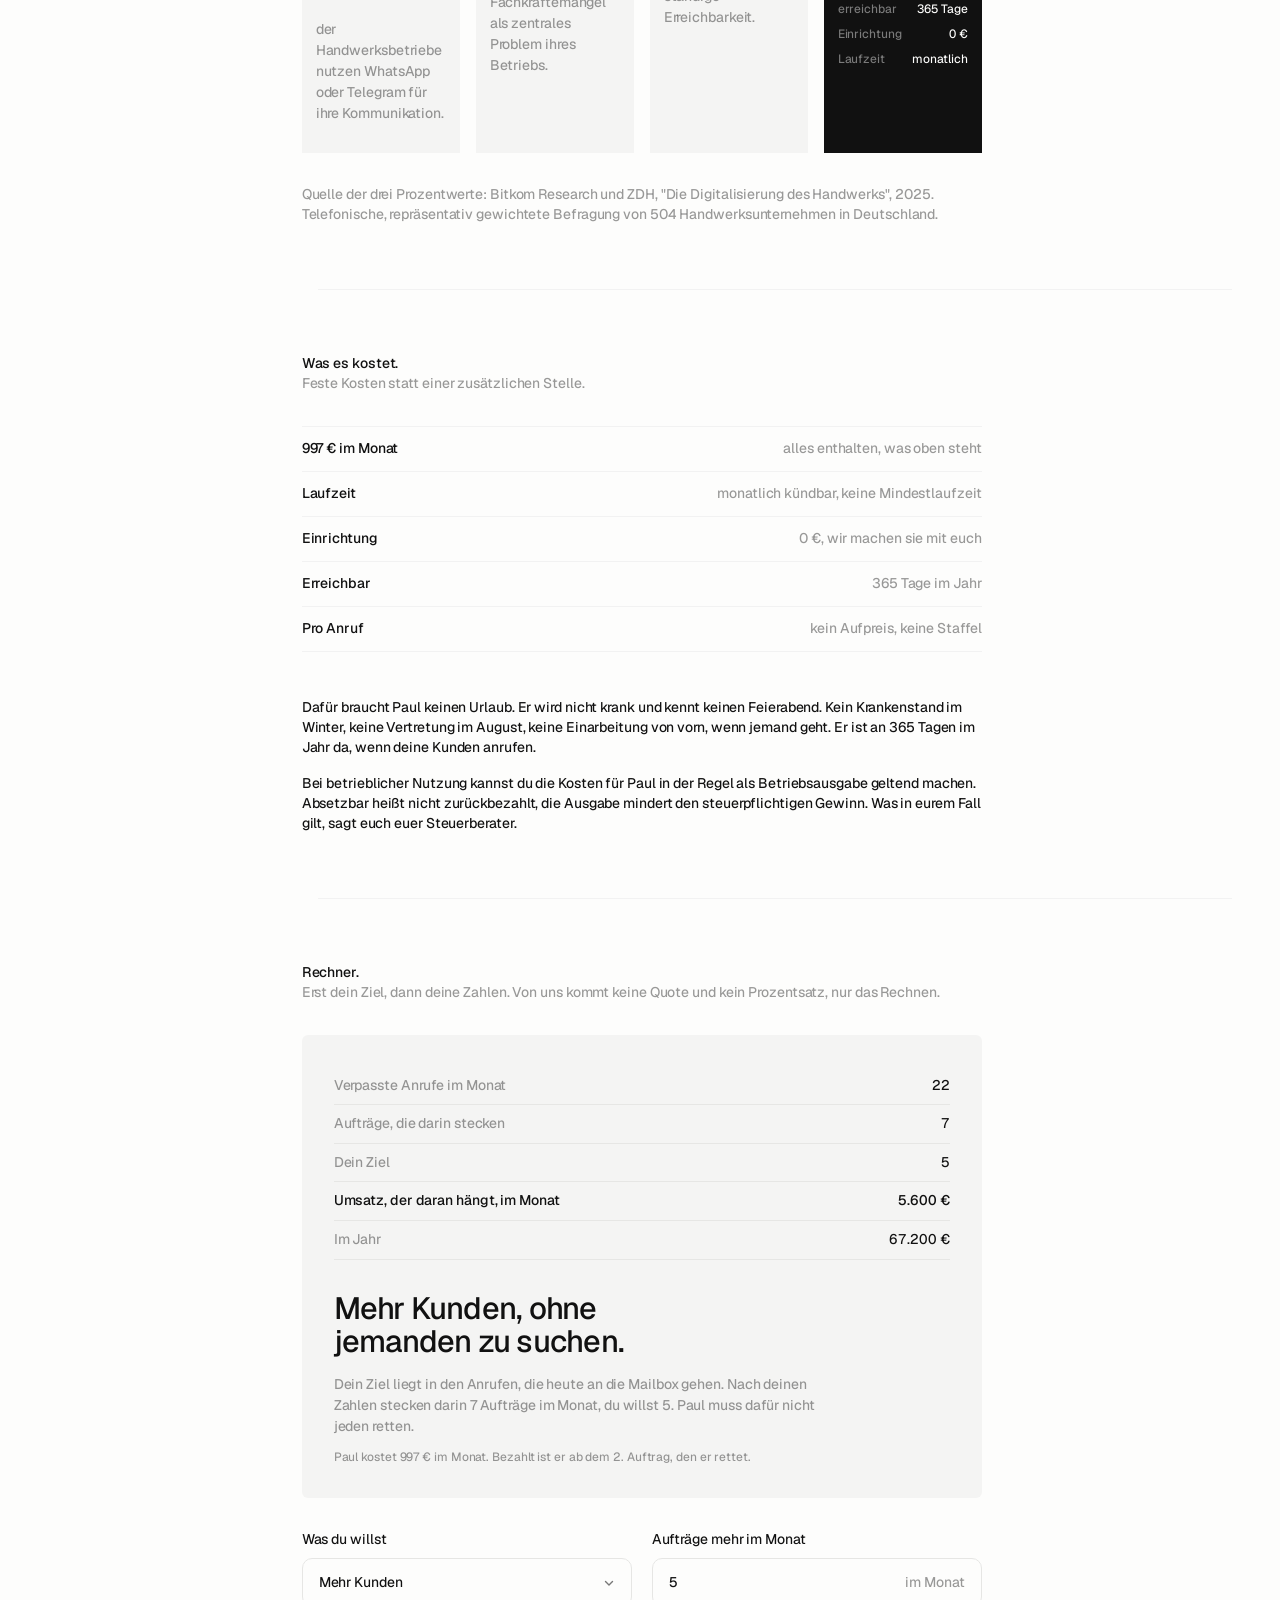
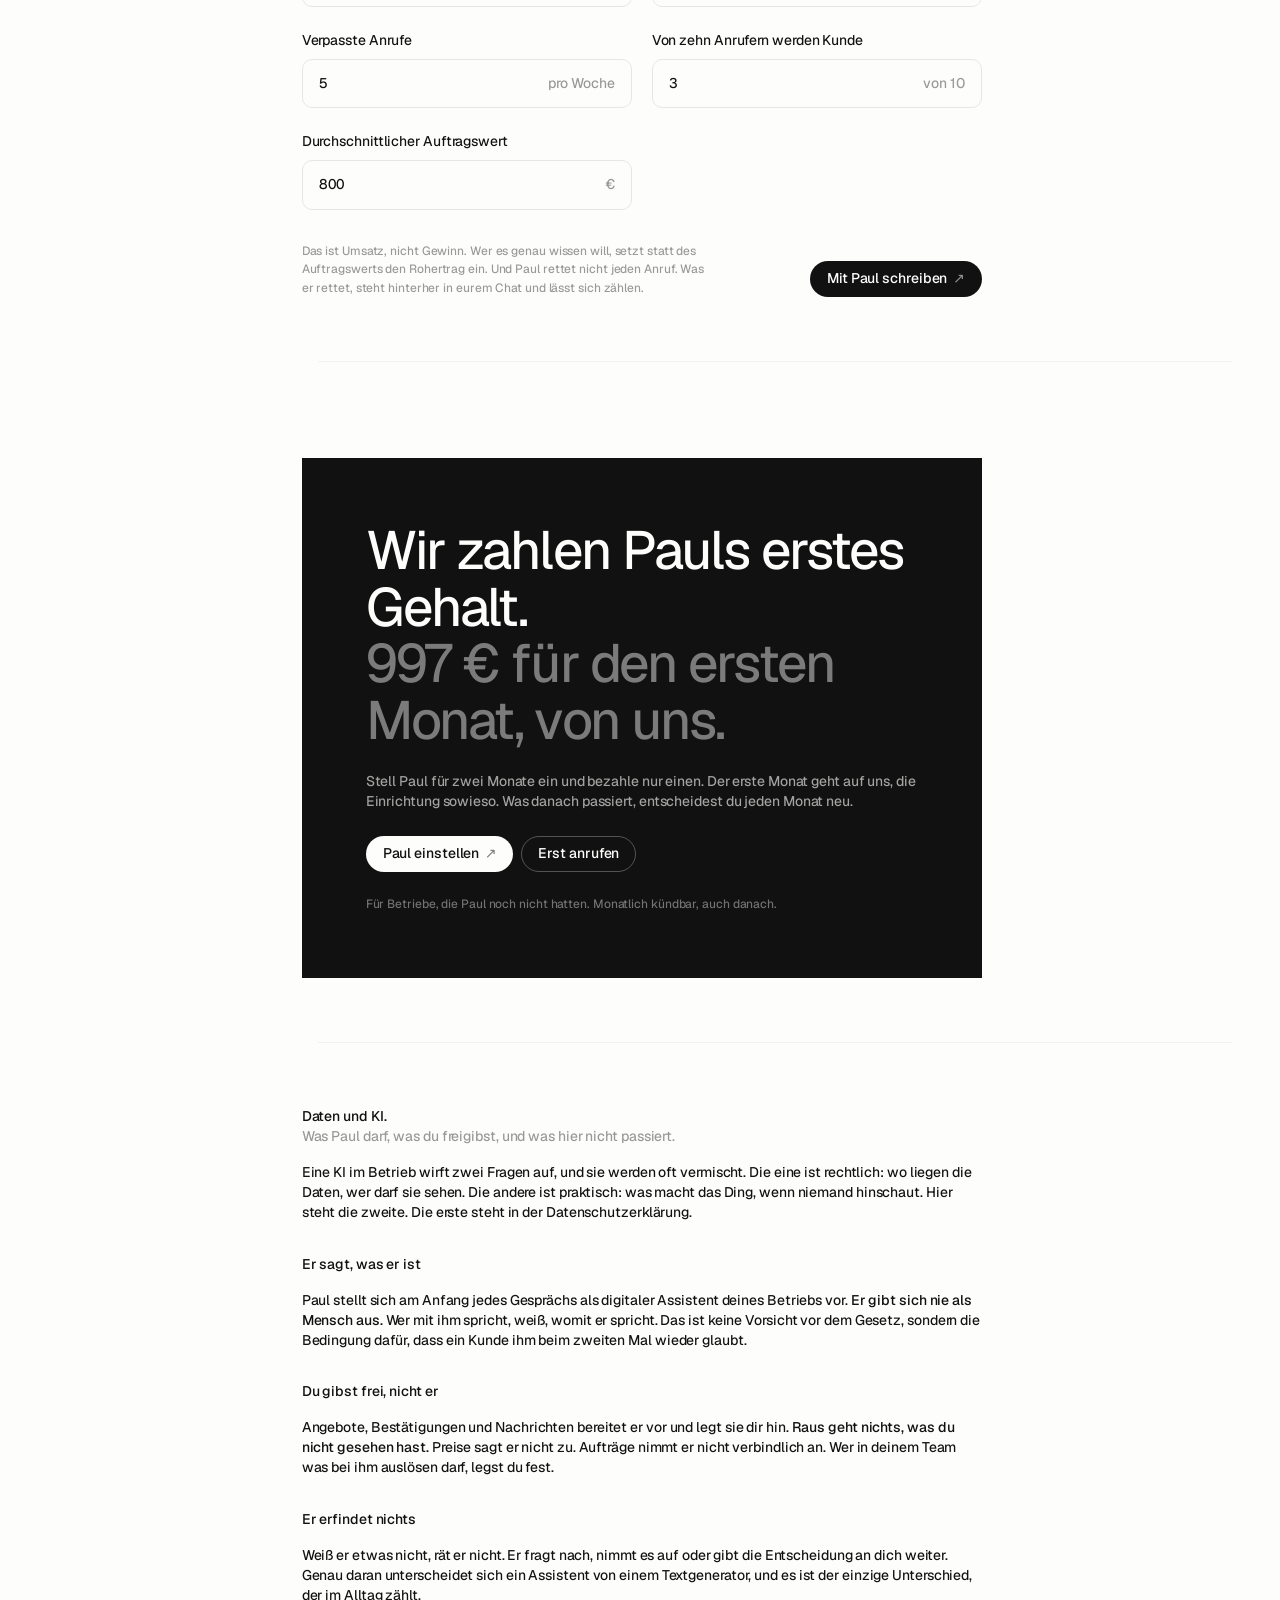
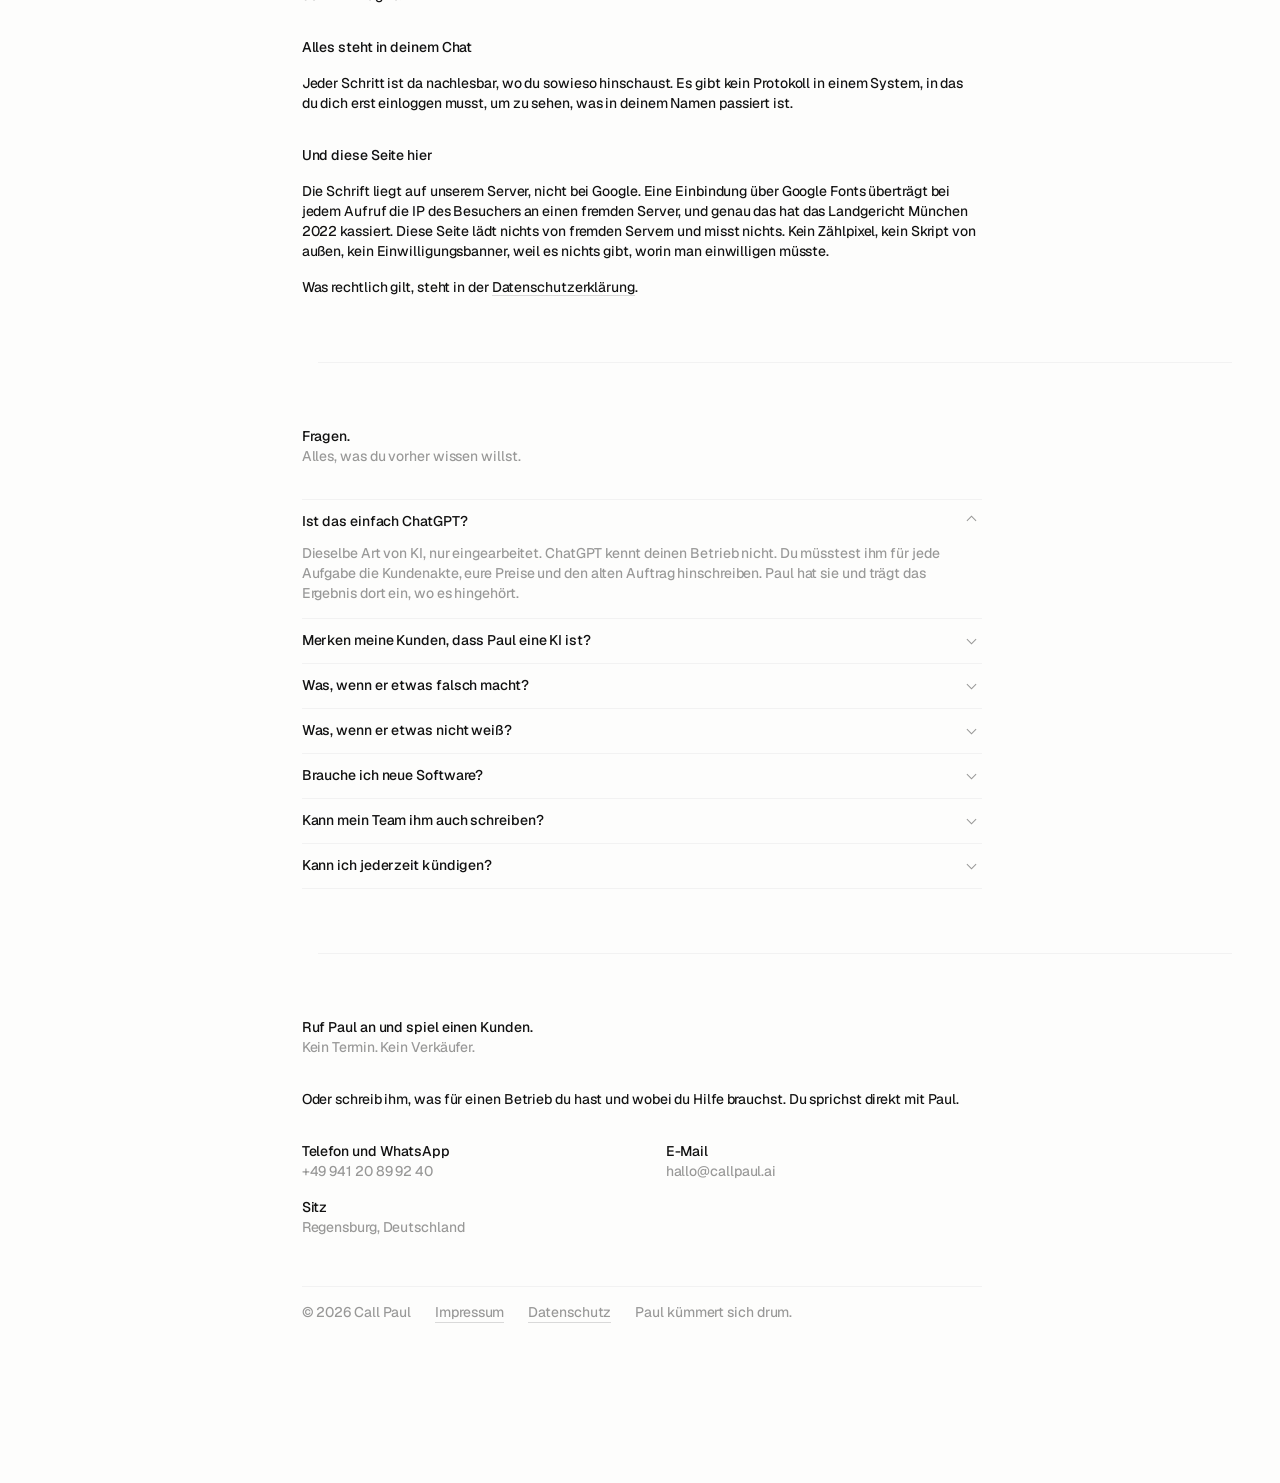
<file: paul/index.html>
<!doctype html>
<html lang="de">
<head>
<meta charset="utf-8">
<meta name="viewport" content="width=device-width, initial-scale=1, viewport-fit=cover">
<title>[Konzept] Paul, Seitenleiste</title>
<meta name="description" content="Paul ist der digitale Mitarbeiter deines Betriebs. Er nimmt Anrufe entgegen, erfasst Aufträge und vereinbart Termine. Du schreibst ihm über WhatsApp, was zu tun ist.">
<meta name="robots" content="noindex">
<link rel="preload" href="fonts/geist-latin-wght-normal.woff2" as="font" type="font/woff2" crossorigin>
<link rel="icon" href="data:image/svg+xml,<svg xmlns='http://www.w3.org/2000/svg' viewBox='0 0 100 100'><rect width='100' height='100' rx='24' fill='%23111'/><text y='.92em' x='50%25' text-anchor='middle' font-size='62' font-family='Helvetica,Arial,sans-serif' fill='%23FDFDFC'>P</text></svg>">

<style>
/* ==========================================================
   KONZEPT · SEITENLEISTE

   Drei Vorbilder, je eines für Bau, Schrift und Ablauf.

   BAU: business.x.com/en/advertising. Links eine Leiste, die
   stehen bleibt, während rechts die ganze Seite durchläuft. Kein
   Seitenwechsel, kein Menü, das sich öffnet. Nachgemessen bei
   1680px Fensterbreite: Leiste 144px vom Rand, Textspalte 160px,
   Zeilenkasten 32px, sticky über die volle Höhe.

   SCHRIFT: benji.org, 1 zu 1 nachgemessen und auf Geist gesetzt.
   Die Zahlen stehen unten bei den Variablen. Der Kern in einem
   Satz: ein Grad für alles, 14px, und die Hierarchie läuft über
   zwei Gewichte und zwei Tonwerte. Fließtext steht dort auf
   vollem Schwarz, nicht auf 62 Prozent. Das war der größte
   Unterschied zur vorigen Fassung hier, und es liest sich auf
   14px besser: ein grauer Fließtext braucht Größe, ein schwarzer
   nicht. Grau ist nur, was Beiwerk ist.

   ABLAUF: die Reiter aus index-kopie.html. Fünf Abschnitte des
   Kundenwegs bleiben sichtbar, der offene zeigt seine Werkzeuge.
   Vorher standen alle fünf untereinander, das waren 50 Werkzeuge
   am Stück. Die Unterpunkte in der Leiste schalten jetzt Reiter
   statt zu scrollen.

   Was die Seite nicht hat:

     · Keine senkrechten Linien. Bei X hängt die aufgeklappte
       Gruppe an einer Haarlinie. Die Einrückung reicht.
     · Keine Kleinschrift über den Überschriften. Eine Zeile in
       Versalien und Monospace sagt nichts, was der Absatz nicht
       selbst sagt.
     · Keine zweite Größe. Auch nicht für den Preis, auch nicht
       für die Prozentwerte.

   Die Regler unten rechts stellen die drei Fragen, die man nicht
   im Kopf beantwortet: ob die Leiste einen grauen Grund bekommt,
   ob der Grund von benji bleibt oder das warme Papier des
   Projekts zurückkommt, und wie weit die Leiste eingerückt steht.
   ========================================================== */

@font-face{
  font-family:"Geist";
  src:url("fonts/geist-latin-wght-normal.woff2") format("woff2");
  font-weight:100 900; font-style:normal; font-display:swap;
}
@font-face{
  font-family:"Geist Mono";
  src:url("fonts/geist-mono-latin-wght-normal.woff2") format("woff2");
  font-weight:100 900; font-display:swap;
}

:root{
  /* ── Farben, nachgemessen bei benji.org ──
     Grund #FDFDFC, Text #111, Gedämpftes auf 40 Prozent Schwarz,
     Trennlinien #F2F2F2, Link-Unterstrich #D9D9D9, Akzent #FF00AA
     (dort das Wort "New" neben dem neuesten Eintrag). */
  --papier:  #FDFDFC;
  --ink:     #111111;
  --ton:     rgba(0,0,0,.4);
  --linie:   #F2F2F2;
  --unter:   #D9D9D9;
  /* Den Akzent von benji, #FF00AA neben dem neuesten Eintrag, gibt
     es hier nicht. Auf einer Seite für Handwerksbetriebe ist Pink
     kein Hinweis, sondern ein Fremdkörper. Notiert, nicht benutzt. */

  /* Abgeleitet, weil benji keine Flächen und keine Karten hat.
     Die graue Fläche ist rgba(0,0,0,.028) auf dem Grund, die
     Kante eine Stufe kräftiger als die Textlinie, damit eine
     Karte auf der Fläche noch eine Kante hat. */
  --grau:    #F4F4F3;
  --karte:   #FFFFFF;
  --kante:   #E6E6E4;
  --ink-h:   #444444;
  --go:      #3F6B4E;

  /* ── Typografie, 1 zu 1 von benji.org ──
     14px, Zeilenhöhe 20px, Laufweite -0.09008px (das sind
     -0.006434em), Gewicht 460 im Fließtext und 500 für den Namen
     und alles, was hervorsticht. Kein Fettdruck, keine zweite
     Größe, kein drittes Gewicht.

     Die krummen Zahlen sind kein Tippfehler: Geist ist wie Inter
     ein Variable Font von 100 bis 900, dazwischen liegt jede Zahl.

     Takt ist 16px. Bei benji trägt jeder Block padding-top:16px
     und margin:0. Alle Abstände auf der Seite sind Vielfache
     davon, es gibt keinen zweiten Rhythmus. */
  --grad:   .875rem;      /* 14px */
  --zeile:  1.42857;      /* 20px auf 14px */
  --spur:   -.006434em;
  --w-text: 460;
  --w-kopf: 500;
  --takt:   1rem;         /* 16px */
  /* Die eine Ausnahme vom einen Grad, und sie steht deshalb hier
     mit Namen statt irgendwo als Zahl in einer Regel. Sie gilt für
     die drei Prozentwerte und für das Wort Paul daneben. Eine Zahl
     auf 14px ist eine Angabe, und als Angabe hat sie in diesem
     Abschnitt zu wenig zu sagen: er besteht aus nichts anderem. */
  --zahl:   clamp(2rem, 4.2vw, 3.5rem);
  --inhalt: 42.5rem;      /* 680px, gemeinsame Breite aller Abschnitte */
  --spalte: var(--inhalt); /* auch innere Textspalten nutzen die vollen 680px */
  /* Der einzige Grad unter dem einen Grad. Bei benji stehen die
     Bildunterschriften auf 12px, sonst nichts. */
  --klein:  .75rem;

  /* ── Maße der Leiste ── */
  --raster:  1440px;
  --leiste:  13.5rem;
  --luft:    1.5rem;
  --einzug:  clamp(1.5rem, 4vw, 4.5rem);
  --kopf:    3.75rem;     /* nur mobil, Höhe der oberen Zeile */

  --sans: "Geist", "Helvetica Neue", Helvetica, system-ui, -apple-system, Arial, sans-serif;
  --mono: "Geist Mono", ui-monospace, SFMono-Regular, Menlo, monospace;
}

*,*::before,*::after{ box-sizing:border-box; }

html{
  -webkit-text-size-adjust:100%;
  scroll-behavior:smooth;
  scroll-padding-top:2rem;
  background:var(--papier);
}
@media (prefers-reduced-motion:reduce){ html{ scroll-behavior:auto; } }

body{
  margin:0;
  background:var(--papier);
  color:var(--ink);
  font-family:var(--sans);
  font-size:var(--grad);
  font-weight:var(--w-text);
  letter-spacing:var(--spur);
  line-height:var(--zeile);
  -webkit-font-smoothing:antialiased;   /* wie bei benji */
  -moz-osx-font-smoothing:grayscale;
  overflow-x:hidden;
}

a{ color:inherit; text-decoration:none; }
p{ margin:0; }
ul,ol{ margin:0; padding:0; list-style:none; }
small{ font-size:1em; }
button{ font:inherit; letter-spacing:inherit; }
::selection{ background:var(--ink); color:var(--papier); }

/* Die ganze Hierarchie steht in diesen zwei Zeilen. Keine Größe,
   nur Gewicht, genau wie bei benji der Name über dem Datum. */
h1,h2,h3{ margin:0; font-size:1em; font-weight:var(--w-kopf); color:var(--ink);
  letter-spacing:var(--spur); line-height:var(--zeile); }
strong{ font-weight:var(--w-kopf); color:var(--ink); }

/* Der Unterstrich von benji: kein text-decoration, sondern eine
   Haarlinie als Pseudoelement auf der Grundlinie. Sie sitzt tiefer
   als eine Unterstreichung und schneidet keine Unterlängen. */
.link{ position:relative; }
.link::before{
  content:""; position:absolute; left:0; bottom:0;
  width:100%; height:1px; background:var(--unter);
  transition:background .15s;
}
.link:hover::before{ background:var(--ink); }

/* Korn liegt nur über dem warmen Papier. Über dem Grund von benji
   hätte es nichts zu tun. */
.grain{
  position:fixed; inset:0; z-index:90; pointer-events:none;
  opacity:0; mix-blend-mode:multiply;
  background-image:url("data:image/svg+xml,%3Csvg xmlns='http://www.w3.org/2000/svg' width='160' height='160'%3E%3Cfilter id='n'%3E%3CfeTurbulence type='fractalNoise' baseFrequency='.85' numOctaves='4' stitchTiles='stitch'/%3E%3C/filter%3E%3Crect width='160' height='160' filter='url(%23n)' opacity='.05'/%3E%3C/svg%3E");
}

/* ── Raster ──
   Außen mittig, innen zwei Spalten. Der Einzug links ist der
   Unterschied zwischen Leiste am Rand und Leiste weiter drin. */
.shell{
  max-width:var(--raster);
  margin-inline:auto;
  padding-left:var(--einzug);
  padding-right:clamp(1.25rem, 4vw, 3rem);
  display:flex;
  align-items:flex-start;
}

/* ── Leiste ──
   Klebt oben und ist so hoch wie das Fenster. Kein Rahmen, keine
   senkrechte Linie und kein mitlaufender Aktionsknopf. */
.side{
  position:sticky; top:0;
  flex:0 0 var(--leiste);
  width:var(--leiste);
  height:100svh;
  padding:calc(var(--takt) * 3) var(--luft) var(--takt) 0;
  display:flex; flex-direction:column;
  gap:var(--takt);
  overflow-y:auto;
  overscroll-behavior:contain;
  scrollbar-width:none;
}
.side::-webkit-scrollbar{ width:0; }

/* Der Name steht allein und ruhig über der Navigation. */
.side__oben{ display:block; color:var(--ton); transition:color .15s; }
.side__oben:hover{ color:var(--ink-h); }

/* Links, 1 zu 1 die Leiste von benji: im Ton, der aktuelle im Ton
   des Namens, aber im selben Gewicht. Keine Gruppe, kein Pfeil,
   keine Unterpunkte. Der große Abstand nach oben ist derselbe wie
   dort zwischen "Index" und der Liste. */
.nav{ display:flex; flex-direction:column; padding-top:5rem; }
.nav a{ display:block; padding:.125rem 0; color:var(--ton); transition:color .15s; }
.nav a:hover{ color:var(--ink-h); }
.nav a.is-here{ color:var(--ink); }

/* ── Knöpfe ── */
.btn{
  display:inline-flex; align-items:center; gap:.35rem;
  padding:.45rem 1rem; border-radius:999px;
  font-weight:var(--w-kopf); letter-spacing:var(--spur);
  border:1px solid transparent; cursor:pointer;
  transition:background .18s, color .18s, border-color .18s;
}
.btn--dark{ background:var(--ink); color:var(--papier); }
.btn--dark:hover{ background:var(--ink-h); }
.btn--line{ border-color:var(--kante); color:var(--ink); }
.btn--line:hover{ border-color:var(--ink); }
.btn .arr{ opacity:.55; }

/* ── Text rechts ── */
.main{ flex:1 1 auto; min-width:0; padding-left:clamp(1.5rem, 4vw, 3.5rem); padding-bottom:calc(var(--takt) * 6); }
.sec{ padding:calc(var(--takt) * 4) 0; border-top:1px solid var(--linie); }
.sec:first-child{ border-top:0; padding-top:calc(var(--takt) * 3); }
.wrap,
.wrap--breit{ width:100%; max-width:var(--inhalt); margin-inline:auto; }

/* Die Leiste nimmt im Raster Platz ein, der Inhalt soll optisch aber
   auf der Fensterachse stehen – wie die Artikelspalte bei benji. */
@media (min-width:62.0625rem){
  .wrap,
  .wrap--breit{
    position:relative;
    left:calc(-6.75rem - clamp(.75rem, 2vw, 1.75rem));
  }
}

/* Überschrift und Nachsatz: Zeile eins auf 500 und vollem Schwarz,
   Zeile zwei auf 40 Prozent. Das ist bei benji die Figur aus Name
   und "Updated Aug 22, 2026" darunter, hier für einen Abschnitt. */
.kopf{ max-width:var(--spalte); }
.kopf span{ display:block; color:var(--ton); font-weight:var(--w-text); }
.lead{ padding-top:calc(var(--takt) * 2); max-width:var(--spalte); }

/* Der Takt von benji: jeder Absatz trägt seinen Abstand als
   padding-top, margin bleibt null. */
.prose{ max-width:var(--spalte); }
.prose p{ padding-top:var(--takt); }
.prose h3{ padding-top:calc(var(--takt) * 2); }


/* ══════════  Erster Bildschirm  ══════════
   Wie benji.org es macht, nachgemessen auf seiner Honkish-Seite.
   Dort steht dasselbe Problem: ein Artikel in einer Spalte, und
   mittendrin muss ein Handy gezeigt werden.

   Seine Lösung, und jetzt unsere:

     · Der Kasten ist exakt so breit wie der Text, 550px. Nicht
       breiter. Das Bild bricht nie aus der Spalte aus, und genau
       daran hängt, dass die Seite ein Dokument bleibt.
     · Keine Kante, sondern ein Schatten von 1px in der Farbe der
       Trennlinien. Es gibt auf der ganzen Seite genau einen
       Linienton, und der Kasten benutzt ihn auch.
     · Grund #FCFCFC auf #FDFDFC. Ein Prozent Unterschied. Der
       Kasten hebt sich fast nicht ab, nur so viel, dass man die
       Kante als Absicht liest und nicht als Versehen.
     · Radius 8px, Polsterung 40px.
     · Bei benji schneidet der Kasten das Gerät an, weil sein Demo
       oben spielt und unten nichts mehr kommt. Hier steht das
       Gerät ganz drin. Das Gespräch läuft von selbst durch, und
       ein abgeschnittener Verlauf, in dem gerade etwas passiert,
       ist kein Ausschnitt, sondern ein Fehler.

   Weggeworfen ist damit die Mittelachse von orchid.ai. Die
   funktioniert auf einer Seite, die nur aus einem Bildschirm
   besteht. Hier steht links eine Leiste und darunter ein Dokument,
   und ein zentrierter Aushang mitten in einem Dokument ist eine
   zweite Seite auf derselben Seite. */
.hero__text{ max-width:var(--spalte); }
.hero__text p{ padding-top:calc(var(--takt) * 1.5); }
.hero__btns{ padding-top:calc(var(--takt) * 2); display:flex; gap:.5rem; flex-wrap:wrap; }

.schau-figur{ margin:calc(var(--takt) * 2.5) 0 0; max-width:var(--spalte); }
/* Das Gerät oben darf groß sein. Es misst sich an der Fensterhöhe
   und steht damit fast bildschirmfüllend im Kasten. Die Breite des
   Kastens bleibt das Lesemaß, das Gerät wächst nur nach oben. */
.schau-figur .ip{ --h:clamp(30rem, 88vh, 56rem); }
.schau{
  width:100%;
  background:#FCFCFC;
  box-shadow:0 0 0 1px var(--linie);
  border-radius:8px;
  padding:2.5rem;
  overflow:hidden;
  display:grid; justify-items:center;
}

/* ══════════════════════════════════════════════════════════════
   DAS GERÄT · iPhone 16 Pro
   Übernommen aus lab-whatsapp.html, wo Rahmen und App gegen einen
   echten Screenshot gelegt und Farbe für Farbe nachgemessen
   wurden. Hier steht das Ergebnis, nicht die Werkstatt.

   Alle Maße hängen an --h. Die Schriftgröße wird daraus gerechnet,
   damit 1em immer derselbe Bruchteil der Gerätehöhe ist (41em =
   ganz). So bleiben Radien, Kanten und Tasten im Maßstab, egal wie
   groß das Gerät steht. Gemessen am echten Gerät: 149,6 mal 71,5
   mm, also 1 zu 2,092.

   Das Gerät erbt nichts von der Seite. Weder den Grad noch die
   Laufweite noch die Schrift. Es ist ein Bild, kein Textbereich.
   ══════════════════════════════════════════════════════════════ */
.ip{
  --h:clamp(26rem, 34vw, 36rem);
  --edge:.38em;
  --radius:2.95em;

  /* Die Farben von WhatsApp, hell. Nachgemessen, nicht geraten. */
  --wa-tint:#25D366;
  --wa-nav:#F7F7F7;
  --wa-navline:rgba(0,0,0,.20);
  --wa-paper:#EFE7DE;
  --wa-doodle:#7A6A55;
  --wa-doodle-a:.085;
  --wa-in:#FFFFFF;
  --wa-out:#D9FDD3;
  --wa-text:#111B21;
  --wa-meta:rgba(17,27,33,.45);
  --wa-tick:#53BDEB;
  --wa-pill:#FEF3C0;
  --wa-pilltext:rgba(17,27,33,.62);
  --wa-fieldbg:#FFFFFF;
  --wa-fieldline:rgba(0,0,0,.14);
  --wa-icon:#8E8E93;
  --wa-status:#000000;
  --wa-ava:#3F6B4E;
  --wa-doc:rgba(0,0,0,.035);
  --wa-docline:rgba(0,0,0,.13);
  --doodle:url("data:image/svg+xml,%3Csvg xmlns='http://www.w3.org/2000/svg' width='300' height='300' viewBox='0 0 300 300' fill='none' stroke='%23000' stroke-width='2.2' stroke-linecap='round' stroke-linejoin='round'%3E%3Cpath d='M30 46c-8-6-12-10-12-15a6 6 0 0 1 12-3 6 6 0 0 1 12 3c0 5-4 9-12 15z'/%3E%3Ccircle cx='110' cy='31' r='12'/%3E%3Cpath d='M104 35c3 4 9 4 12 0M106 27v.1M114 27v.1'/%3E%3Cpath d='M182 36h18v11a9 9 0 0 1-18 0zM200 39h4a4 4 0 0 1 0 8h-4M177 55h28'/%3E%3Cpath d='M260 21l4 8 9 1.2-6.5 6 1.6 8.8-8.1-4.6-8.1 4.6 1.6-8.8-6.5-6 9-1.2z'/%3E%3Cpath d='M36 114h28v18H36zM44.5 114l3-5h6l3 5'/%3E%3Ccircle cx='50' cy='123' r='5'/%3E%3Cpath d='M130 107a11 12 0 1 1-.1 0zM130 131l-3 5h6zM130 136c0 6-6 6-6 12'/%3E%3Cpath d='M204 137v-25l15-3v25'/%3E%3Ccircle cx='200' cy='138' r='4.5'/%3E%3Ccircle cx='215' cy='134' r='4.5'/%3E%3Cpath d='M262 128l27-11-10 25-5.5-9.5zM273.5 132.5l15.5-15.5'/%3E%3Cpath d='M28 211a8 8 0 0 1 8.5-8 12 12 0 0 1 22 2.5 7 7 0 0 1-1.5 13.5H36a8 8 0 0 1-8-8z'/%3E%3Cpath d='M108 195h24v22h-24zM120 195v22M112 201h4M136 195h24v22h-24zM148 195v22'/%3E%3Cpath d='M199 187l-9 15h7.5l-4.5 13 13-17h-7.5z'/%3E%3Ccircle cx='265' cy='205' r='6'/%3E%3Cpath d='M265 193v-5M265 222v-5M277 205h5M248 205h5M273.5 196.5l3.5-3.5M253 217l3.5-3.5M273.5 213.5l3.5 3.5M253 193l3.5 3.5'/%3E%3Cpath d='M46 268h28v16H46zM60 262a6 6 0 1 0-6 6h6zM60 262a6 6 0 1 1 6 6h-6zM60 268v16'/%3E%3Cpath d='M136 262h30v20h-18l-9 7v-7h-3z'/%3E%3Cpath d='M232 288c-8-6-12-10-12-15a6 6 0 0 1 12-3 6 6 0 0 1 12 3c0 5-4 9-12 15z'/%3E%3C/svg%3E");

  --ip-metal:linear-gradient(147deg,
    #cbcbcb 0%, #787878 8%, #ededed 19%, #949494 31%,
    #6a6a6a 48%, #e6e6e6 64%, #8a8a8a 79%, #b1b1b1 90%, #d4d4d4 100%);
  --ip-key:linear-gradient(180deg,#b6b6b6,#868686 40%,#cbcbcb);

  position:relative;
  height:var(--h);
  font-size:calc(var(--h) / 41);
  letter-spacing:normal;
  text-align:left;
  aspect-ratio:71.5 / 149.6;
  flex:none;
  display:flex;
  padding:var(--edge);
  border-radius:var(--radius);
  background:var(--ip-metal);
  box-shadow:
    0 0 0 1px rgba(17,17,17,.2),
    0 1px 0 rgba(255,255,255,.45) inset,
    0 16px 30px -20px rgba(17,17,17,.38),
    0 44px 70px -38px rgba(17,17,17,.5);
}
.ip__screen{
  position:relative;
  flex:1 1 auto; width:100%;
  display:flex; flex-direction:column;
  border:.075em solid #0a0a0a;      /* die schwarze Fuge unter dem Glas */
  border-radius:calc(var(--radius) - var(--edge));
  overflow:hidden;
  background:var(--wa-paper);
  background-clip:padding-box;
  isolation:isolate;
}
/* Die Insel liegt über allem, auch über der Statuszeile. Im Gerät
   ist sie ein Loch im Bild und keine Grafik darin. */
.ip__island{
  position:absolute; z-index:6; top:.52em; left:50%; translate:-50% 0;
  width:6.05em; height:1.78em; border-radius:999px;
  background:#0B0A07;
}
.ip__island::after{
  content:""; position:absolute; top:50%; right:.42em; translate:0 -50%;
  width:.6em; height:.6em; border-radius:50%;
  background:radial-gradient(circle at 35% 30%, #3d4a63, #131722 68%);
}
.ip__key{
  position:absolute; z-index:0;
  width:.15em; border-radius:.1em;
  background:var(--ip-key);
  box-shadow:0 0 0 .5px rgba(17,17,17,.3);
}
.ip__key--l{ left:-.085em; top:17.5%; height:3.4%; }
.ip__key--l::before,
.ip__key--l::after{
  content:""; position:absolute; left:0; width:100%;
  border-radius:.1em; background:inherit;
  box-shadow:0 0 0 .5px rgba(17,17,17,.3);
}
.ip__key--l::before{ top:190%; height:230%; }
.ip__key--l::after { top:450%; height:230%; }
.ip__key--r{ right:-.085em; top:25.5%; height:8%; }
.ip__cam{
  position:absolute; z-index:0; right:-.05em; top:39%;
  width:.1em; height:4.4%; border-radius:.06em;
  background:var(--ip-key);
  box-shadow:0 0 0 .5px rgba(17,17,17,.35);
}

/* Die Marke unter dem Gerät. Ein Gespräch in einem echten
   Handyrahmen wird für einen echten Verlauf gehalten. Diese Zeile
   ist der Unterschied zwischen Beispiel und Behauptung, und sie
   bleibt drin. Im Lab steht sie in Versalien und Monospace, hier
   im Grad und im Ton der Seite. */

/* ══════════════════════════════════════════════════════════════
   WHATSAPP · iOS
   Schrift ist bewusst NICHT Geist, sondern die Systemschrift. Auf
   einem Mac ist das SF Pro, dieselbe Schrift, die im echten Gerät
   steht. Geist im WhatsApp-Fenster ist der Fehler, den man nicht
   benennen kann und trotzdem sieht.
   ══════════════════════════════════════════════════════════════ */
.wap{
  position:relative; z-index:1;
  flex:1 1 auto; min-height:0;
  display:flex; flex-direction:column;
  background:var(--wa-paper);
  font-family:-apple-system, BlinkMacSystemFont, "SF Pro Text",
              "Helvetica Neue", Helvetica, Arial, sans-serif;
  font-weight:400;
  color:var(--wa-text);
  -webkit-font-smoothing:antialiased;
}

/* 9:41 ist kein Zufall. Apple zeigt seit dem ersten iPhone diese
   Uhrzeit in jedem Produktbild. Wer eine andere nimmt, fällt in
   der Reihe auf. iOS legt Statuszeile und Navigation auf eine
   Fläche. Eine beige Statuszeile über weißer Navigation ist der
   Fehler, den man auf jedem zweiten Mockup sieht. */
.wap__status{
  position:relative; z-index:5; flex:none;
  display:flex; align-items:center; justify-content:space-between;
  height:2.9em; padding:.62em 1.35em 0;
  background:var(--wa-nav);
  font-size:.83em; font-weight:600; letter-spacing:-.01em;
  color:var(--wa-status);
}
.wap__status b{ font-weight:600; font-variant-numeric:tabular-nums; padding-left:.5em; }
.wap__sig{ display:inline-flex; align-items:center; gap:.4em; padding-right:.3em; }
.wap__sig svg{ display:block; height:.75em; width:auto; fill:currentColor; }

/* iOS legt hinter die Navigationsleiste kein Weiß, sondern eine
   Milchglasscheibe. Darunter läuft der Hintergrund weiter durch. */
.wap__nav{
  position:relative; z-index:4; flex:none;
  display:flex; align-items:center; gap:.5em;
  padding:.28em .8em .5em;
  background:var(--wa-nav);
  backdrop-filter:saturate(180%) blur(14px);
  -webkit-backdrop-filter:saturate(180%) blur(14px);
  box-shadow:0 .5px 0 var(--wa-navline);
}
.wap__back{ display:inline-flex; align-items:center; gap:.12em; color:var(--wa-tint); flex:none; }
.wap__back svg{ display:block; height:1.15em; width:auto; }
.wap__back span{ font-size:.86em; font-variant-numeric:tabular-nums; }
.wap__ava{
  flex:none; width:2.15em; height:2.15em; border-radius:50%;
  display:grid; place-items:center;
  background:var(--wa-ava); color:#fff;
  font-size:.9em; font-weight:600;
}
.wap__who{ display:grid; line-height:1.2; margin-right:auto; min-width:0; padding-left:.1em; }
.wap__who b{ font-size:.9em; font-weight:600; letter-spacing:-.015em; }
.wap__who em{ font-style:normal; font-size:.72em; color:var(--wa-meta); }
.wap__acts{ display:inline-flex; align-items:center; gap:1.05em; color:var(--wa-tint); flex:none; }
.wap__acts svg{ display:block; height:1.18em; width:auto; }

/* Das Kritzelmuster ist nachempfunden, nicht kopiert. WhatsApps
   eigenes Bild ist geschütztes Material. Es liegt als Maske über
   einer Farbfläche: die Maske gibt die Form, --wa-doodle die Farbe.

   justify-content:flex-end klebt den Verlauf an die Unterkante.
   So steht die letzte Nachricht immer im Bild, wie beim Öffnen
   eines echten Chats, und der Anfang läuft oben raus. */
.wap__body{
  position:relative; flex:1 1 auto; min-height:0;
  overflow:hidden;
  display:flex; flex-direction:column; justify-content:flex-end; gap:.22em;
  padding:.8em .6em 1em;
  background:var(--wa-paper);
}
.wap__body::before{
  content:""; position:absolute; inset:0; z-index:0; pointer-events:none;
  background:var(--wa-doodle);
  opacity:var(--wa-doodle-a);
  mask-image:var(--doodle); -webkit-mask-image:var(--doodle);
  /* 8em auf einen 300er Bogen: die Kritzel werden klein und das
     Feld dicht. Groß und licht sah nach Tapete aus. */
  mask-size:8em; -webkit-mask-size:8em;
  mask-repeat:repeat; -webkit-mask-repeat:repeat;
}
.wap__body > *{ position:relative; z-index:1; }

/* Der Verschlüsselungshinweis und der Datumsreiter sind dieselbe
   Pille, im Original auch. */
.wap__pill{
  align-self:center; max-width:88%;
  margin:.15em 0 .5em;
  padding:.32em .7em; border-radius:.55em;
  background:var(--wa-pill); color:var(--wa-pilltext);
  font-size:.66em; line-height:1.35; text-align:center;
}
.wap__pill--day{ font-weight:600; padding-inline:.85em; }
.wap__pill svg{ display:inline-block; height:.9em; width:auto; vertical-align:-.1em; margin-right:.2em; fill:currentColor; }

/* Der Zeitstempel schwimmt rechts unten im Text, statt darunter zu
   stehen. Genau so löst es die App auch: der letzte Satz fließt um
   die Uhrzeit herum, wenn Platz ist, und rutscht darunter, wenn
   nicht. */
.wap__b{
  position:relative;
  max-width:78%;
  padding:.36em .5em .32em .55em;
  border-radius:.62em;
  font-size:.845em; line-height:1.32; letter-spacing:-.004em;
  box-shadow:0 .5px .6px rgba(11,20,26,.13);
  /* NICHT anywhere: das setzt die Mindestbreite eines Flex-Kindes
     auf einen Buchstaben, und die Blase fällt zu einer Spalte
     zusammen. break-word bricht genauso, lässt die Mindestbreite
     aber in Ruhe. */
  overflow-wrap:break-word;
}
.wap__b--in { align-self:flex-start; background:var(--wa-in);  color:var(--wa-text); }
.wap__b--out{ align-self:flex-end;   background:var(--wa-out); color:var(--wa-text); }
/* Nur die erste Blase einer Folge trägt den Zipfel. */
.wap__b--in.is-first { border-top-left-radius:.1em; }
.wap__b--out.is-first{ border-top-right-radius:.1em; }
.wap__b.is-first::before{ content:""; position:absolute; top:0; width:.5em; height:.62em; }
.wap__b--in.is-first::before{ left:-.42em; background:var(--wa-in); clip-path:polygon(100% 0, 100% 100%, 0 0); }
.wap__b--out.is-first::before{ right:-.42em; background:var(--wa-out); clip-path:polygon(0 0, 0 100%, 100% 0); }

/* Die drei Punkte, während Paul schreibt. Sie sind der Grund, warum
   ein laufendes Gespräch anders wirkt als ein Standbild: es gibt
   einen Moment, in dem noch nichts dasteht und man trotzdem weiß,
   dass gleich etwas kommt. */
.wap__tippt{ display:inline-flex; align-items:center; gap:.22em; padding:.62em .72em; }
.wap__tippt i{
  width:.4em; height:.4em; border-radius:50%;
  background:var(--wa-meta); opacity:.3;
  animation:wap-punkt 1.25s infinite ease-in-out;
}
.wap__tippt i:nth-child(2){ animation-delay:.16s; }
.wap__tippt i:nth-child(3){ animation-delay:.32s; }
@keyframes wap-punkt{
  0%,62%,100%{ opacity:.28; transform:translateY(0); }
  31%{ opacity:.85; transform:translateY(-.16em); }
}
@media (prefers-reduced-motion:reduce){ .wap__tippt i{ animation:none; } }

.wap__t{
  float:right;
  display:inline-flex; align-items:center; gap:.25em;
  margin:.42em 0 -.1em .5em;
  font-size:.72em; line-height:1;
  color:var(--wa-meta);
  font-variant-numeric:tabular-nums;
}
.wap__t svg{ display:block; height:.82em; width:auto; fill:var(--wa-tick); }

/* Der Beleg in der Blase: der angelegte Termin. Ein "ist erledigt"
   wäre eine Behauptung, der Beleg ist der Beweis. Nüchtern, damit
   er nicht wie Werbung aussieht. */
.wap__doc{
  margin:.15em 0 .35em;
  border:1px solid var(--wa-docline); border-radius:.45em;
  background:var(--wa-doc);
  overflow:hidden;
}
.wap__doc__h{ padding:.4em .55em .3em; border-bottom:1px solid var(--wa-docline); }
.wap__doc__h em{
  display:block; font-style:normal; font-size:.78em;
  color:var(--wa-meta); margin-bottom:.1em;
}
.wap__doc__h b{ font-size:.94em; font-weight:600; letter-spacing:-.01em; }
.wap__doc dl{ margin:0; padding:.35em .55em; display:grid; grid-template-columns:auto 1fr; gap:.18em .7em; }
.wap__doc dt{ font-size:.8em; color:var(--wa-meta); }
.wap__doc dd{ margin:0; font-size:.82em; }
.wap__doc__n{ padding:.3em .55em .4em; border-top:1px solid var(--wa-docline); font-size:.76em; color:var(--wa-meta); }

.wap__bar{
  flex:none;
  display:flex; align-items:flex-end; gap:.5em;
  padding:.45em .6em .3em;
  background:var(--wa-nav);
  box-shadow:0 -.5px 0 var(--wa-navline);
  color:var(--wa-icon);
}
.wap__plus{ flex:none; }
.wap__plus svg, .wap__bar__i svg{ display:block; height:1.45em; width:auto; }
.wap__field{
  flex:1 1 auto; min-width:0;
  display:flex; align-items:center; gap:.4em;
  padding:.34em .6em; border-radius:999px;
  background:var(--wa-fieldbg);
  box-shadow:0 0 0 .5px var(--wa-fieldline) inset;
  font-size:.85em; color:var(--wa-meta);
}
.wap__field span{ margin-right:auto; }
.wap__field svg{ display:block; height:1.25em; width:auto; }
.wap__bar__i{ flex:none; }
.wap__home{ flex:none; height:1.35em; display:grid; place-items:center; background:var(--wa-nav); }
.wap__home i{ display:block; width:8.6em; height:.3em; border-radius:999px; background:var(--wa-status); opacity:.85; }

/* ══════════  Die Reiter  ══════════
   Übernommen aus index-kopie.html, auf das Maß von benji gesetzt.
   Fünf Spalten, jede mit Nummer und Namen, jede mit einer
   Haarlinie darunter. Die schwarze Linie des offenen Reiters
   fährt von links ein, statt zu springen. */
.tabkopf{ display:flex; align-items:flex-start; justify-content:space-between; gap:2rem; }
.pfeile{ display:flex; gap:.375rem; flex:0 0 auto; }
.pfeile button{
  width:2rem; height:2rem; padding:0;
  display:grid; place-items:center;
  border:1px solid var(--kante); border-radius:50%;
  background:transparent; color:var(--ink); cursor:pointer;
  transition:background .18s, color .18s, border-color .18s;
}
.pfeile button:hover{ background:var(--ink); color:var(--papier); border-color:var(--ink); }
.pfeile svg{ width:13px; height:13px; display:block; }

.tabs{
  margin-top:calc(var(--takt) * 3);
  display:grid; grid-template-columns:repeat(5, minmax(0,1fr));
  gap:clamp(1rem, 2.5vw, 2rem);
}
.tabs button{
  position:relative; min-width:0;
  display:flex; flex-direction:column; align-items:flex-start; gap:.15rem;
  padding:0 0 .75rem;
  border:0; border-bottom:1px solid var(--linie);
  background:transparent; color:var(--ton);
  text-align:left; cursor:pointer;
  transition:color .18s;
}
.tabs button::after{
  content:""; position:absolute; left:0; right:100%; bottom:-1px;
  height:1px; background:var(--ink); transition:right .28s ease;
}
.tabs button:hover{ color:var(--ink-h); }
.tabs button.is-active{ color:var(--ink); }
.tabs button.is-active::after{ right:0; }
.tabs button > span{ color:var(--ton); font-variant-numeric:tabular-nums; }
.tabs button > strong{
  min-width:0; overflow:hidden; text-overflow:ellipsis; white-space:nowrap;
  color:inherit; font-weight:var(--w-kopf);
}
@media (prefers-reduced-motion:reduce){ .tabs button::after{ transition:none; } }

.panels{ margin-top:0; }
.panel{ display:none; }
.panel.is-active{ display:block; animation:panel-ein .32s ease both; }
@keyframes panel-ein{ from{ opacity:0; transform:translateY(6px); } to{ opacity:1; transform:none; } }
@media (prefers-reduced-motion:reduce){ .panel.is-active{ animation:none; } }

.panel__visual{
  min-width:0; min-height:26rem; overflow:hidden;
  display:grid; place-items:center;
  padding:clamp(1.25rem, 4vw, 3rem);
  background:var(--grau);
}
.panel__copy > p{ padding-top:var(--takt); }
.panel__facts{ padding-top:var(--takt); display:flex; flex-direction:column; }
.panel__facts li{ padding-left:.875rem; position:relative; color:var(--ton); }
.panel__facts li::before{
  content:""; position:absolute; left:0; top:.6em;
  width:3px; height:3px; border-radius:999px; background:var(--ton);
}

/* Das Fenster im Grau. Kein Bildschirmfoto, sondern gebaut, damit
   echter Text darin steht. */
.fenster{
  width:min(100%, 40rem); overflow:hidden;
  border:1px solid var(--kante); border-radius:.625rem;
  background:var(--karte);
  box-shadow:0 1rem 3rem rgba(0,0,0,.05);
}
.fenster__bar{
  height:2.5rem; padding:0 1rem;
  display:flex; align-items:center; justify-content:space-between;
  border-bottom:1px solid var(--linie); color:var(--ton);
}
.fenster__punkte,
.fenster__punkte::before,
.fenster__punkte::after{
  display:block; width:.3rem; height:.3rem; border-radius:50%; background:var(--kante);
}
.fenster__punkte{ position:relative; margin-right:.9rem; }
.fenster__punkte::before,
.fenster__punkte::after{ content:""; position:absolute; top:0; }
.fenster__punkte::before{ left:.45rem; }
.fenster__punkte::after{ left:.9rem; }
.fenster__body{ padding:clamp(1rem, 2.5vw, 1.5rem); }
.fenster__label{ padding:calc(var(--takt) * 1.5) 0 var(--takt); color:var(--ton); }
.fenster__status{ padding-top:var(--takt); display:flex; align-items:center; gap:.4rem; color:var(--ton); }
.fenster__status > i{ width:.35rem; height:.35rem; flex:0 0 auto; border-radius:50%; background:var(--go); }

.werkzeuge{ display:grid; grid-template-columns:minmax(0,1fr); border-top:1px solid var(--linie); }
.werkzeuge li{
  min-width:0; padding:.7rem 0;
  display:flex; flex-direction:column; gap:.1rem;
  border-bottom:1px solid var(--linie);
}
.werkzeuge small{ color:var(--ton); }

/* ── Zahlen ──
   Drei graue Karten die Lage, eine dunkle wir. Die Prozentwerte
   stehen im Gewicht des Namens, nicht in dessen Größe. */
.treppe{
  margin-top:calc(var(--takt) * 2);
  display:grid; grid-template-columns:repeat(4,minmax(0,1fr)); gap:var(--takt);
  align-items:end;
}
/* Der Inhalt steht oben in der Karte, nicht unten. Bei X ist das der
   Grund, warum die Treppe als Treppe lesbar bleibt: die Oberkanten
   steigen, und daneben steht jeweils sofort, wofür die Stufe steht.
   Unten angeschlagen schwimmen die Zahlen auf einer Linie und die
   Höhen wirken wie Zufall.

   Ecken scharf. Die Treppe ist ein Diagramm, keine Kachelreihe. Die
   abgerundeten Kästen auf dieser Seite sind alle Behälter für etwas
   anderes, die Stufen hier sind selbst die Aussage. */
.karte{
  min-width:0;
  background:var(--grau);
  padding:1.25rem .875rem;
  display:flex; flex-direction:column; justify-content:flex-start;
}
.karte:nth-child(1){ min-height:13rem; }
.karte:nth-child(2){ min-height:16rem; }
.karte:nth-child(3){ min-height:19rem; }
.karte:nth-child(4){ min-height:22rem; }
/* Doppelte Klasse, weil :nth-child(4) sonst dieselbe Spezifität hat
   und später steht. Im Lab war die dunkle Karte deshalb eine Fassung
   lang heller Text auf hellem Grund. */
.karte.karte--dunkel{ background:var(--ink); color:var(--papier); }
/* Tabellenziffern, damit 62 und 85 gleich breit sitzen und die
   Karten nicht unterschiedlich atmen. */
.zahl{
  display:block; font-size:var(--zahl); line-height:1;
  letter-spacing:-.035em; font-weight:var(--w-text);
  font-variant-numeric:tabular-nums;
}
.treppe .zahl{ font-size:clamp(2rem, 3vw, 2.5rem); }
.karte p{ padding-top:var(--takt); color:var(--ton); line-height:1.5; }
.karte--dunkel p{ color:rgba(253,253,252,.55); }
.karte dl{ margin:0; padding-top:var(--takt); display:grid; gap:.5rem; font-size:var(--klein); }
.karte dl > div{ display:flex; justify-content:space-between; gap:.5rem; }
.karte dt{ color:rgba(253,253,252,.45); }
.karte dd{ margin:0; font-variant-numeric:tabular-nums; white-space:nowrap; }
.quelle{ padding-top:calc(var(--takt) * 2); max-width:var(--spalte); color:var(--ton); }

/* Zweispaltig, und die Treppe wird flach. Vier ansteigende Höhen in
   zwei Spalten ergeben ein Zickzack und keine Treppe. Der Umbruch
   liegt bei 78rem statt bei der Fensterbreite, weil die Leiste links
   240px vom Platz nimmt. */
@media (max-width:78rem){
  .treppe{ grid-template-columns:repeat(2,minmax(0,1fr)); }
  .karte:nth-child(n){ min-height:13rem; }
}
@media (max-width:36rem){
  .treppe{ grid-template-columns:1fr; }
  .karte:nth-child(n){ min-height:0; }
}

/* ── Preis ──
   Begriff und Erläuterung, wie das Verzeichnis bei benji: Titel
   links, Angabe rechts, dazwischen eine Haarlinie. */
.liste{ margin-top:calc(var(--takt) * 2); max-width:var(--spalte); }
.liste > div{
  display:flex; justify-content:space-between; gap:2rem;
  padding:.75rem 0; border-bottom:1px solid var(--linie);
}
.liste > div:first-child{ border-top:1px solid var(--linie); }
.liste dt{ font-weight:var(--w-kopf); }
.liste dd{ margin:0; color:var(--ton); text-align:right; }





/* ══════════  Angebot  ══════════
   Der einzige Handel auf der Seite, und bis eben stand er als
   grauer Kasten im Preisabschnitt, kleiner gesetzt als die
   Werkzeuglisten daneben. Ein Satz, der einem Betrieb 997 Euro
   schenkt, war damit das leiseste Element der Seite.

   Jetzt ist es der größte dunkle Block, den es hier gibt, und er
   steht direkt hinter dem Rechner. Das ist die Stelle, an der
   jemand gerade mit seinen eigenen Zahlen ausgerechnet hat, was
   Paul kostet. Genau dann trifft ein Nachlass, und keinen Absatz
   früher.

   Dunkel, weil es auf dieser Seite außer der Paul-Karte und der
   Schicht-Kachel nichts Dunkles gibt. Wer scrollt, hält hier an,
   ohne zu wissen warum. */
.angebot{
  margin-top:calc(var(--takt) * 2);
  background:var(--ink); color:var(--papier);
  padding:clamp(2rem, 5vw, 4rem);
  display:grid; gap:calc(var(--takt) * 1.5);
}
.angebot__kopf{
  margin:0; max-width:18ch;
  font-size:var(--zahl); line-height:1.05;
  letter-spacing:-.035em; font-weight:var(--w-text);
  color:var(--papier);
}
.angebot__kopf span{ display:block; color:rgba(253,253,252,.45); }
.angebot__satz{ max-width:var(--spalte); color:rgba(253,253,252,.62); }
.angebot__btns{ display:flex; gap:.5rem; flex-wrap:wrap; }
.angebot .btn--hell{ background:var(--papier); color:var(--ink); }
.angebot .btn--hell:hover{ background:#fff; }
.angebot .btn--rand{ border-color:rgba(253,253,252,.28); color:var(--papier); }
.angebot .btn--rand:hover{ border-color:var(--papier); }
.angebot__fein{ color:rgba(253,253,252,.42); font-size:var(--klein); max-width:var(--spalte); }

/* ══════════  Paul in Aktion  ══════════
   Ein Modul statt zwei: oben der Kundenweg als Reiter, links das
   laufende Gespräch, rechts Nutzen und die Werkzeuge dahinter. */
.aktion{
  margin-top:calc(var(--takt) * 3);
  display:grid;
  grid-template-columns:minmax(16rem,.9fr) minmax(0,1.1fr);
  gap:clamp(1.5rem,4vw,3rem);
  align-items:start;
}
.aktion > *{ min-width:0; }
.aktion__buehne{
  position:sticky;
  top:2rem;
  padding:clamp(1rem,2.5vw,1.5rem);
  display:grid;
  justify-items:center;
  border:1px solid var(--linie);
  border-radius:.75rem;
  background:var(--grau);
}
.aktion__buehne .ip--chat{
  --h:auto;
  width:100%;
  height:22rem;
  display:block;
  padding:0;
  border-radius:0;
  aspect-ratio:auto;
  background:transparent;
  box-shadow:none;
  font-size:1rem;
}
.ip--chat .wap{ height:100%; background:transparent; }
.ip--chat .wap__body{
  min-height:100%;
  justify-content:center;
  gap:.75rem;
  padding:1rem 0;
  overflow:hidden;
  background:transparent;
}
.ip--chat .wap__body::before{ display:none; }
.ip--chat .wap__b{
  max-width:92%;
  padding:.7rem .8rem .6rem;
  border-radius:.75rem;
  font-size:.9375rem;
  line-height:1.4;
  box-shadow:0 1px 2px rgba(11,20,26,.1);
}
.aktion__inhalt{ min-width:0; }

/* ══════════  Beweis  ══════════
   Vier Zahlen der Plattform, auf der Paul läuft. Sie stehen am Ende
   des Ablaufs, weil sie zu den Werkzeugen darüber gehören und zu
   nichts sonst.

   Die Überschrift macht die ganze Arbeit. "Paul baut auf bewiesener
   Software" sagt, dass die Software den Nachweis hat, nicht Paul.
   Dieselbe Trennung wie bei den Bitkom-Werten weiter unten: neben
   keiner fremden Zahl steht ein Satz über Paul, damit niemand
   glaubt, hier sei Paul gemessen worden. 7 Millionen Telefonate
   sind nicht Pauls Telefonate.

   Gleiche Kästen wie das Gerät oben und der Rechner unten. Ein
   Bauteil, drei Anwendungen. */
.beweis-block{ padding-top:calc(var(--takt) * 4); }

/* Dieselbe Treppe wie bei den Bitkom-Werten, nur mit einem Block
   mehr. Die ersten beiden Spalten reichen über beide Zeilen, die
   letzten beiden stehen in der oberen, und darunter liegt Schwarz
   über zwei Spalten. So macht es X unter "Built for business
   impact", und der Grund ist inhaltlich: die vier grauen Stufen
   gehören zusammen, der schwarze Block sagt etwas anderes.

   Alle Oberkanten steigen von links nach rechts, 10, 6, 3, 0. Die
   Höhen sind daraus gerechnet und nicht geraten, sonst stimmt die
   Treppe bei der ersten Textänderung nicht mehr. */
.beweis{
  margin-top:calc(var(--takt) * 2);
  display:grid; gap:var(--takt);
  grid-template-columns:repeat(4, minmax(0,1fr));
  grid-template-rows:auto auto;
  align-items:end;
}
.beweis > div{ min-width:0; background:var(--grau); padding:1.25rem .875rem; }
.beweis > div:nth-child(1){ grid-column:1; grid-row:1 / span 2; min-height:17rem; }
.beweis > div:nth-child(2){ grid-column:2; grid-row:1 / span 2; min-height:21rem; }
.beweis > div:nth-child(3){ grid-column:3; grid-row:1; min-height:12rem; }
.beweis > div:nth-child(4){ grid-column:4; grid-row:1; min-height:15rem; }
.beweis .zahl{
  font-size:clamp(1.5rem, 2vw, 1.875rem);
  white-space:nowrap;
}
.beweis p{ padding-top:.5rem; color:var(--ton); line-height:1.5; }

/* Der schwarze Block. Er steht nicht da, um die Zahlen zu
   verstärken, sondern um sie einzuordnen: die Software hat den
   Nachweis, Paul ist das, was wir darübergebaut haben. Ohne diesen
   Satz liest jemand die 7 Millionen als Pauls Telefonate, und dann
   ist die ganze Section eine Behauptung. */
/* Der Selektor trägt das div mit, weil `.beweis > div` sonst
   gewinnt: eine Klasse plus ein Element schlägt eine Klasse allein.
   Beim ersten Versuch stand der Block deshalb grau da. Derselbe
   Fehler wie bei der dunklen Karte in der Treppe, siehe den
   Kommentar dort. */
.beweis > div.beweis__layer{
  grid-column:3 / span 2; grid-row:2; min-height:11rem;
  display:flex; flex-direction:column; justify-content:flex-start;
  background:var(--ink); color:var(--papier); padding:1.5rem;
}
.beweis > div.beweis__layer b{ font-weight:var(--w-kopf); }
.beweis > div.beweis__layer p{ padding-top:.6rem; color:rgba(253,253,252,.55); max-width:34rem; }

/* Zweispaltig fällt die Treppe flach, wie bei den Bitkom-Werten
   auch. Vier ansteigende Höhen in zwei Spalten ergeben ein Zickzack.
   Der schwarze Block läuft dann über die volle Breite. */
@media (max-width:78rem){
  .beweis{ grid-template-columns:repeat(2, minmax(0,1fr)); grid-template-rows:none; }
  .beweis > div:nth-child(n){ grid-column:auto; grid-row:auto; min-height:11rem; }
  .beweis > div.beweis__layer{ grid-column:1 / span 2; grid-row:auto; }
}
@media (max-width:36rem){
  .beweis{ grid-template-columns:1fr; }
  .beweis > div:nth-child(n){ min-height:0; }
  .beweis > div.beweis__layer{ grid-column:1; }
}

/* ══════════  Werkzeuge  ══════════
   Ein Satz in der Mitte, darunter ein grauer Kasten mit Logos, wie
   auf einer Investorenseite. Die Logos sind farbig geliefert und
   werden per CSS grau: grayscale, dann multiply, damit Weiß im Logo
   zum Grau des Kastens wird und nichts als Rechteck stehen bleibt.
   Eine Reihe hat sechs, damit 18 aufgehen. */
.logowand{ text-align:center; }
.logowand__satz{ max-width:var(--spalte); margin:0 auto; font-weight:var(--w-text); }
.logowand__satz em{ font-style:italic; }
.logowand__raster{
  margin:calc(var(--takt) * 2) auto 0;   /* keine eigene Breite: der Kasten endet
                                           an derselben Kante wie die Module */
  background:var(--grau); border-radius:4px;
  padding:clamp(1.75rem, 4vw, 3.5rem) clamp(1rem, 3vw, 2.5rem);
  display:grid; grid-template-columns:repeat(6, minmax(0,1fr));
  gap:clamp(1.75rem, 3.5vw, 3.25rem) 1rem; align-items:center; justify-items:center;
}
.logowand__raster img{
  display:block; height:2.25rem; width:auto; max-width:100%; object-fit:contain;
  filter:grayscale(1) contrast(.8) brightness(.85); mix-blend-mode:multiply; opacity:.65;
}
@media (max-width:62rem){ .logowand__raster{ grid-template-columns:repeat(4, minmax(0,1fr)); } }
@media (max-width:36rem){ .logowand__raster{ grid-template-columns:repeat(3, minmax(0,1fr)); gap:1.75rem .75rem; } .logowand__raster img{ height:1.75rem; } }

/* ══════════  Rechner  ══════════
   Gebaut nach Hormozi, "$100M Offers", Value Creation, Schritt 1:
   erst das Dream Outcome, dann alles andere. Der Rechner fragt
   deshalb zuerst, was der Betrieb will, und erst danach, was heute
   passiert. Vorher fragte er "Rechnet sich das?". Das ist unsere
   Frage, nicht seine.

   Das Dream Outcome gibt es in drei Fassungen, weil Betriebe drei
   verschiedene Dinge meinen, wenn sie "besser laufen" sagen: mehr
   Kunden, mehr Zeit, oder keine neue Stelle besetzen müssen. Jede
   Fassung hat eigene Felder und eine eigene Rechnung. Ein Menü, das
   nur die Überschrift tauscht, wäre Dekoration.

   Bauart nach dem Vorbild eines Kontaktformulars: links eine graue
   Karte mit der großen Zeile unten und dem Untertext, rechts Felder
   mit Rand und Beschriftung darüber, ein Auswahlmenü, ein Knopf.
   Bei uns trägt die Karte oben die Zahlen und unten das Ziel und
   den Satz. Der Satz ist das Ergebnis.

   Von uns kommt keine Quote und kein Prozentsatz. Im Netz kursieren
   30 bis 62 Prozent verpasster Anrufe, und jeder dieser Werte
   stammt aus dem Blog eines Anbieters derselben Produktkategorie
   wie Paul, ohne Primärquelle. Ein Rechner, der so eine Zahl fest
   verdrahtet, rechnet nicht, er behauptet.

   Deshalb rechnet er auch nicht immer zugunsten von Paul. Steckt
   das Ziel nicht in den Zahlen, sagt der Satz genau das. Ein
   Rechner, der nie nein sagt, ist ein Knopf mit Zahlen drauf. */
.rechner{
  margin-top:calc(var(--takt) * 2);
  display:grid; grid-template-columns:minmax(0,1fr);
  gap:2rem; align-items:stretch;
}

/* Die Karte. Zahlen oben, Ziel und Satz unten. */
.rechner__karte{
  background:var(--grau); border-radius:6px;
  padding:clamp(1.5rem, 2.5vw, 2.5rem);
  display:flex; flex-direction:column; justify-content:space-between;
  gap:calc(var(--takt) * 2); min-height:0;
}
.rechner__aus{ margin:0; }
.rechner__aus > div{
  display:flex; justify-content:space-between; gap:1.5rem;
  padding:.55rem 0; border-bottom:1px solid var(--kante);
}
.rechner__aus dt{ color:var(--ton); }
.rechner__aus dd{ margin:0; font-variant-numeric:tabular-nums; white-space:nowrap; }
.rechner__aus .ist-summe dt,
.rechner__aus .ist-summe dd{ font-weight:var(--w-kopf); color:var(--ink); }
.rechner__ziel{
  font-size:clamp(1.6rem, 2.4vw, 2.25rem); line-height:1.08; letter-spacing:-.025em;
  font-weight:var(--w-kopf); max-width:13em;
}
.rechner__satz{ padding-top:var(--takt); color:var(--ton); max-width:32rem; line-height:1.5; }
.rechner__preis{ padding-top:calc(var(--takt) * .75); font-size:var(--klein); color:var(--ton); max-width:32rem; }
.rechner__preis:empty{ display:none; }

/* Das Formular. Beschriftung über dem Feld, Feld mit Rand, Einheit
   rechts im Feld. Auswahlmenü und Zahlenfeld sehen gleich aus. */
.rechner__form{
  display:grid; grid-template-columns:minmax(0,1fr) minmax(0,1fr);
  gap:1.5rem 1.25rem; align-content:start;
}
.rechner__form label{ display:block; }
.rechner__form label[hidden]{ display:none; }
.rechner__form label > span:first-child{ display:block; padding-bottom:.5rem; color:var(--ink); }
.rechner__feld{
  display:flex; align-items:center; gap:.5rem;
  border:1px solid var(--kante); border-radius:10px; padding:0 1rem;
  background:var(--papier); transition:border-color .15s;
}
.rechner__feld:focus-within{ border-color:var(--ink); }
.rechner__feld input,
.rechner__feld select{
  flex:1 1 auto; min-width:0; width:100%;
  font:inherit; letter-spacing:inherit; line-height:inherit;
  color:var(--ink); background:transparent;
  border:0; border-radius:0; margin:0; padding:.85rem 0; outline:0;
  font-variant-numeric:tabular-nums;
  -moz-appearance:textfield;
}
.rechner__feld input::-webkit-outer-spin-button,
.rechner__feld input::-webkit-inner-spin-button{ -webkit-appearance:none; margin:0; }
.rechner__feld select{
  -webkit-appearance:none; appearance:none; cursor:pointer; padding-right:1.5rem;
  background-image:url("data:image/svg+xml,%3Csvg xmlns='http://www.w3.org/2000/svg' width='12' height='12' viewBox='0 0 12 12'%3E%3Cpath d='M2.5 4.5 6 8l3.5-3.5' fill='none' stroke='%23777' stroke-width='1.4' stroke-linecap='round' stroke-linejoin='round'/%3E%3C/svg%3E");
  background-repeat:no-repeat; background-position:right center; background-size:12px 12px;
}
.rechner__feld .einheit{ flex:none; color:var(--ton); white-space:nowrap; }

/* Unten wie beim Vorbild: Kleingedrucktes links, Knopf rechts. */
.rechner__fuss{
  grid-column:1 / -1; display:flex; justify-content:space-between; align-items:flex-end;
  gap:1.5rem; padding-top:.5rem;
}
.rechner__fein{ font-size:var(--klein); color:var(--ton); max-width:26rem; line-height:1.55; }
.rechner__fuss .btn{ flex:none; }

@media (max-width:62rem){
  .rechner{ grid-template-columns:minmax(0,1fr); }
  .rechner__karte{ min-height:0; gap:calc(var(--takt) * 2); }
}
@media (max-width:36rem){
  .rechner__form{ grid-template-columns:minmax(0,1fr); }
  .rechner__fuss{ flex-direction:column; align-items:flex-start; }
}

/* ── Fragen ── */
/* Auf dem Lesemaß wie der Text darüber. 44rem war ein drittes Maß
   zwischen Text und Modulen, und drei rechte Kanten sind eine zu viel. */
.faq{ margin-top:calc(var(--takt) * 2); max-width:var(--spalte); }
.faq details{ border-bottom:1px solid var(--linie); }
.faq details:first-of-type{ border-top:1px solid var(--linie); }
.faq summary{
  list-style:none; cursor:pointer; padding:.75rem 2rem .75rem 0; position:relative;
  font-weight:var(--w-kopf);
}
.faq summary::-webkit-details-marker{ display:none; }
.faq summary::after{
  content:""; position:absolute; right:.4rem; top:1.05rem;
  width:7px; height:7px;
  border-right:1.2px solid var(--ton); border-bottom:1.2px solid var(--ton);
  transform:rotate(45deg); transition:transform .2s;
}
.faq details[open] summary::after{ transform:rotate(-135deg); }
.faq p{ padding:0 2rem .875rem 0; max-width:var(--spalte); color:var(--ton); }

/* ── Kontakt und Schluss ── */
.kontakt{ margin-top:calc(var(--takt) * 2); display:grid; gap:var(--takt) 3rem;
  grid-template-columns:repeat(auto-fit, minmax(14rem,1fr)); max-width:var(--spalte); }
.kontakt dt{ font-weight:var(--w-kopf); }
.kontakt dd{ margin:0; color:var(--ton); }
.schluss{ margin-top:calc(var(--takt) * 3); padding-top:var(--takt);
  border-top:1px solid var(--linie);
  display:flex; flex-wrap:wrap; gap:0 1.5rem; color:var(--ton); }

/* ── Mobil ──
   Unter 62rem gibt es keine Spalte mehr. Die Leiste legt sich als
   Zeile oben hin und rollt waagrecht. X schiebt hier ein Menü vor
   die Seite. Eine Zeile, die mitzeigt, wo man ist, kann mehr und
   kostet keinen Klick. */
@media (max-width:62rem){
  html{ scroll-padding-top:calc(var(--kopf) + 1rem); }
  .shell{ display:block; padding-inline:clamp(1.25rem,5vw,2rem); }
  .side{
    position:sticky; top:0; z-index:60;
    width:auto; height:auto; flex:none; display:block;
    padding:.75rem 0 0; background:var(--papier);
    margin-inline:calc(-1 * clamp(1.25rem,5vw,2rem));
    padding-inline:clamp(1.25rem,5vw,2rem);
    overflow:visible; border-bottom:1px solid var(--linie);
  }
  .side__oben{ display:none; }
  .nav{
    padding-top:0;
    flex-direction:row; gap:1.25rem;
    overflow-x:auto; scrollbar-width:none;
    margin-inline:calc(-1 * clamp(1.25rem,5vw,2rem));
    padding-inline:clamp(1.25rem,5vw,2rem);
  }
  .nav::-webkit-scrollbar{ height:0; }
  .nav a{ white-space:nowrap; padding:.25rem 0 .5rem; }
  .main{ padding-left:0; }
  .schau-figur .ip{ --h:min(32rem, calc((100vw - 9.5rem) * 2.09)); }
  .aktion{ grid-template-columns:minmax(0,1fr); }
  .aktion__buehne{ position:static; }
  .aktion__buehne .ip--chat{ height:18rem; }
  .tabs{ display:flex; overflow-x:auto; scrollbar-width:none; gap:1.25rem; }
  .tabs::-webkit-scrollbar{ height:0; }
  .tabs button{ flex:0 0 auto; }
}

/* ── Regler ──
   Reines CSS über :has(), kein Skript, im Druck weg. Sie bleiben
   in Monospace und auf 11px, weil sie nicht zur Seite gehören. */
.lab{
  position:fixed; right:.75rem; bottom:.75rem; z-index:95;
  font-family:var(--mono); font-size:11px; line-height:1.7;
  letter-spacing:0; font-weight:400;
  background:#fff; color:#555;
  border:1px solid var(--kante); border-radius:6px;
  box-shadow:0 1px 3px rgba(0,0,0,.06);
  max-width:min(15rem, calc(100vw - 1.5rem));
}
.lab > summary{ list-style:none; cursor:pointer; padding:.3rem .6rem; color:#999; }
.lab > summary::-webkit-details-marker{ display:none; }
.lab[open] > summary{ border-bottom:1px solid var(--linie); color:#555; }
.lab__body{ padding:.5rem .6rem .6rem; }
.lab fieldset{ border:0; margin:0 0 .5rem; padding:0; }
.lab fieldset:last-of-type{ margin-bottom:0; }
.lab legend{ padding:0 0 .1rem; color:#aaa; }
.lab label{ display:inline-block; margin-right:.5rem; cursor:pointer; white-space:nowrap; }
.lab input{ margin:0 .15rem 0 0; vertical-align:-1px; }
.lab p{ margin:.5rem 0 0; color:#aaa; }

body:has(#sb-grau:checked) .side{
  background:var(--grau);
  padding-left:var(--luft);
  margin-left:calc(-1 * var(--luft));
  box-shadow:-100vw 0 0 var(--grau);
}
/* Das warme Papier des Projekts als Gegenprobe zum Grund von benji.
   Mit ihm kommt das Korn zurück, ohne ihn hat es nichts zu tun. */
body:has(#g-warm:checked){
  --papier:#FCFBF7; --ink:#17150F; --ton:rgba(23,21,15,.45);
  --linie:rgba(23,21,15,.08); --unter:rgba(23,21,15,.2);
  --grau:#F1EFE8; --karte:#FFFEFB; --kante:rgba(23,21,15,.12); --ink-h:#4A463C;
}
body:has(#g-warm:checked) .grain{ opacity:.4; }
body:has(#e-eng:checked){  --einzug:1.5rem; }
body:has(#e-weit:checked){ --einzug:clamp(1.5rem, 7vw, 7.25rem); }

@media print{ .lab,.grain{ display:none; } }
</style>
</head>

<body>

<div class="grain" aria-hidden="true"></div>

<div class="shell">

  <!-- ══════════  Leiste  ══════════ -->
  <nav class="side" aria-label="Abschnitte dieser Seite">

    <div>
      <a class="side__oben" href="#start">paul</a>

      <ul class="nav" id="nav">
        <li><a href="#start" data-jump>Übersicht</a></li>
        <li><a href="#paul" data-jump>Über Paul</a></li>
        <li><a href="#aktion" data-jump>In Aktion</a></li>
        <li><a href="#werkzeuge" data-jump>Werkzeuge</a></li>
        <li><a href="#zahlen" data-jump>Zahlen</a></li>
        <li><a href="#preis" data-jump>Preis</a></li>
        <li><a href="#rechner" data-jump>Rechner</a></li>
        <li><a href="#angebot" data-jump>Angebot</a></li>
        <li><a href="#daten" data-jump>Daten und KI</a></li>
        <li><a href="#fragen" data-jump>Fragen</a></li>
        <li><a href="#kontakt" data-jump>Kontakt</a></li>
      </ul>
    </div>

  </nav>

  <!-- ══════════  Text  ══════════ -->
  <main class="main">

    <section class="sec" id="start">
      <div class="wrap">

        <div class="hero__text">
            <h1 class="kopf">Schreib Paul, was zu tun ist.<span>Paul macht's.</span></h1>
            <p>Paul ist ein digitaler Mitarbeiter für Handwerks- und Servicebetriebe.
               Du schreibst ihm wie einem Kollegen. Er kümmert sich um Termine,
               Anfragen, Angebote und Rückrufe. Keine neue App.</p>
            <div class="hero__btns">
              <a class="btn btn--dark" href="https://wa.me/4994120899240" rel="noopener">Mit Paul schreiben <span class="arr">&#8599;</span></a>
              <a class="btn btn--line" href="tel:+4994120899240">Paul anrufen</a>
            </div>
          </div>

          <!-- Das Gerät. Kein Bild, sondern gebaut, damit im Bildschirm
               echter Text steht und die Seite keine Datei nachladen muss.
               Der Verlauf ist mit Absicht der, in dem Paul zurückfragt.
               Ein Assistent, der sofort liefert, wirkt wie ein Formular.
               Einer, der nachfragt, wirkt wie jemand, der zuhört. -->
          <figure class="schau-figur">
            <div class="schau">
              <div class="ip">
              <i class="ip__key ip__key--l" aria-hidden="true"></i>
              <i class="ip__key ip__key--r" aria-hidden="true"></i>
              <i class="ip__cam" aria-hidden="true"></i>
              <i class="ip__island" aria-hidden="true"></i>

              <div class="ip__screen">
                <div class="wap">

                  <div class="wap__status" aria-hidden="true">
                    <b>9:41</b>
                    <span class="wap__sig">
                      <svg viewBox="0 0 18 12"><rect x="0" y="8" width="3" height="4" rx="1"/><rect x="5" y="5.5" width="3" height="6.5" rx="1"/><rect x="10" y="3" width="3" height="9" rx="1"/><rect x="15" y="0" width="3" height="12" rx="1"/></svg>
                      <svg viewBox="0 0 16 12"><path d="M8 11.2 5.9 8.9a3 3 0 0 1 4.2 0zM3.6 6.6 2 4.9a8.8 8.8 0 0 1 12 0l-1.6 1.7a6.5 6.5 0 0 0-8.8 0z"/></svg>
                      <svg viewBox="0 0 27 12"><rect x=".5" y=".5" width="22" height="11" rx="3.2" fill="none" stroke="currentColor" stroke-opacity=".38"/><rect x="2" y="2" width="17" height="8" rx="2"/><path d="M24.5 4v4a2.4 2.4 0 0 0 0-4z" fill-opacity=".45"/></svg>
                    </span>
                  </div>

                  <div class="wap__nav">
                    <span class="wap__back" aria-hidden="true">
                      <svg viewBox="0 0 10 18" fill="none" stroke="currentColor" stroke-width="2.1" stroke-linecap="round" stroke-linejoin="round"><path d="M8.5 1.5 1.5 9l7 7.5"/></svg>
                      <span>3</span>
                    </span>
                    <span class="wap__ava" aria-hidden="true">P</span>
                    <span class="wap__who">
                      <b>Paul</b>
                      <em>online</em>
                    </span>
                    <span class="wap__acts" aria-hidden="true">
                      <svg viewBox="0 0 23 15" fill="none" stroke="currentColor" stroke-width="1.5" stroke-linejoin="round"><rect x=".75" y=".75" width="14.5" height="13.5" rx="3.6"/><path d="M15.6 5.4 21.4 2.1a.6.6 0 0 1 .85.55v9.7a.6.6 0 0 1-.85.55L15.6 9.6z"/></svg>
                      <svg viewBox="0 0 19 19" fill="none" stroke="currentColor" stroke-width="1.5" stroke-linejoin="round"><path d="M5.2 1.9 7 5.1a1.4 1.4 0 0 1-.3 1.7L5.4 8.1a11 11 0 0 0 5 5l1.4-1.4a1.4 1.4 0 0 1 1.7-.3l3.2 1.8a1.4 1.4 0 0 1 .5 1.9l-1 1.6a2.2 2.2 0 0 1-2.4 1C8.4 16.6 2.4 10.6 1.2 4.2a2.2 2.2 0 0 1 1-2.4l1.6-1a1.4 1.4 0 0 1 1.4.1z"/></svg>
                    </span>
                  </div>

                  <div class="wap__body">
                    <div class="wap__pill">
                      <svg viewBox="0 0 10 14" aria-hidden="true"><path d="M5 0a3.2 3.2 0 0 0-3.2 3.2V5H1a1 1 0 0 0-1 1v7a1 1 0 0 0 1 1h8a1 1 0 0 0 1-1V6a1 1 0 0 0-1-1H8.2V3.2A3.2 3.2 0 0 0 5 0zm0 1.6a1.6 1.6 0 0 1 1.6 1.6V5H3.4V3.2A1.6 1.6 0 0 1 5 1.6z"/></svg>
                      Nachrichten und Anrufe sind Ende-zu-Ende-verschlüsselt. Niemand außerhalb dieses Chats kann sie lesen oder anhören.
                    </div>

                    <div class="wap__pill wap__pill--day">Heute</div>

                    <div class="wap__b wap__b--out is-first">
                      Paul, trag Herrn Kern für Donnerstag ein.
                      <span class="wap__t">08:12
                        <svg viewBox="0 0 18 12" aria-hidden="true"><path d="M6.3 11.4.4 5.6l1.5-1.5 4.4 4.3L15.1.7l1.5 1.5z"/><path d="M11.2 11.4 9.7 9.9l6.3-6.2 1.5 1.5z"/></svg>
                      </span>
                    </div>
                    <div class="wap__b wap__b--in is-first">
                      Welchen Kern meinst du, Michael Kern in der Ostengasse oder die Kern GmbH in Burgweinting?
                      <span class="wap__t">08:12</span>
                    </div>
                    <div class="wap__b wap__b--out is-first">
                      Die GmbH. 10 Uhr, Angebot für die neue Anlage.
                      <span class="wap__t">08:13
                        <svg viewBox="0 0 18 12" aria-hidden="true"><path d="M6.3 11.4.4 5.6l1.5-1.5 4.4 4.3L15.1.7l1.5 1.5z"/><path d="M11.2 11.4 9.7 9.9l6.3-6.2 1.5 1.5z"/></svg>
                      </span>
                    </div>
                    <div class="wap__b wap__b--in is-first">
                      <div class="wap__doc">
                        <div class="wap__doc__h">
                          <em>Termin angelegt</em>
                          <b>Angebotstermin, Kern GmbH</b>
                        </div>
                        <dl>
                          <dt>Wann</dt><dd>Do, 21. Aug, 10:00</dd>
                          <dt>Wo</dt><dd>Obertraublinger Str. 4</dd>
                          <dt>Wer</dt><dd>Herr Kern, Geschäftsführer</dd>
                        </dl>
                        <div class="wap__doc__n">Im Kalender, Bestätigung ist raus</div>
                      </div>
                      Steht drin. Ich schicke ihm die Bestätigung.
                      <span class="wap__t">08:13</span>
                    </div>
                  </div>

                  <div class="wap__bar" aria-hidden="true">
                    <span class="wap__plus">
                      <svg viewBox="0 0 24 24" fill="none" stroke="currentColor" stroke-width="1.8" stroke-linecap="round"><circle cx="12" cy="12" r="10.2"/><path d="M12 7.2v9.6M7.2 12h9.6"/></svg>
                    </span>
                    <span class="wap__field">
                      <span>Nachricht</span>
                      <svg viewBox="0 0 24 24" fill="none" stroke="currentColor" stroke-width="1.7"><rect x="2.8" y="2.8" width="18.4" height="18.4" rx="5"/><path d="M8 15.5s1.6 2 4 2 4-2 4-2"/><circle cx="8.8" cy="9.6" r="1.1" fill="currentColor" stroke="none"/><circle cx="15.2" cy="9.6" r="1.1" fill="currentColor" stroke="none"/></svg>
                    </span>
                    <span class="wap__bar__i">
                      <svg viewBox="0 0 24 24" fill="none" stroke="currentColor" stroke-width="1.7"><path d="M3 8.4A2.4 2.4 0 0 1 5.4 6h2.1l1.5-2.2h6l1.5 2.2h2.1A2.4 2.4 0 0 1 21 8.4v9.2A2.4 2.4 0 0 1 18.6 20H5.4A2.4 2.4 0 0 1 3 17.6z"/><circle cx="12" cy="12.6" r="3.9"/></svg>
                    </span>
                    <span class="wap__bar__i">
                      <svg viewBox="0 0 24 24" fill="none" stroke="currentColor" stroke-width="1.7" stroke-linecap="round"><rect x="8.6" y="2.4" width="6.8" height="12" rx="3.4"/><path d="M5 11.6a7 7 0 0 0 14 0M12 18.6V21.6"/></svg>
                    </span>
                  </div>

                  <div class="wap__home" aria-hidden="true"><i></i></div>

                </div>
              </div>
            </div>

            </div>
          </figure>

      </div>
    </section>

    <section class="sec" id="paul">
      <div class="wrap">
        <h2 class="kopf">Über Paul.<span>Die Arbeit, die abends liegen bleibt.</span></h2>

        <div class="prose">
          <p>Paul ist ein digitaler Mitarbeiter für Handwerks- und Servicebetriebe. Er
             nimmt Anrufe entgegen, beantwortet Fragen, erfasst Aufträge, vereinbart
             Termine und erinnert an Rückrufe. Das ist die Arbeit, die abends liegen
             bleibt, weil tagsüber niemand Zeit dafür hat.</p>

          <h3>Wie du ihm sagst, was zu tun ist</h3>
          <p>Du sagst ihm in einem Satz, was zu tun ist. So, wie du es einem Kollegen
             sagen würdest. Er kennt eure Kunden. Er weiß, welche Anlage wo steht und
             was ihr beim letzten Mal berechnet habt. Ist etwas unklar, fragt er nach.
             <strong>Er rät nicht.</strong></p>
          <p>Er meldet sich auch von selbst. Kommt eine Anfrage über euer Formular
             herein, liegt sie bei dir im Chat. Dazu schreibt er, was er über den
             Kunden schon weiß und was er als Nächstes vorschlägt.</p>

          <h3>Was er vorbereitet und was du freigibst</h3>
          <p>Angebote, Bestätigungen und Nachrichten bereitet er vor und legt sie dir
             hin. <strong>Raus geht nichts, was du nicht gesehen hast.</strong> Preise
             sagt er nicht zu. Aufträge nimmt er nicht verbindlich an. Das bleibt
             deine Entscheidung.</p>
          <p>Er hält nach, was sonst untergeht. Den Rückruf von gestern. Das Angebot,
             auf das seit einer Woche niemand geantwortet hat. Die Wartung, die letztes
             Jahr um diese Zeit fällig war.</p>

          <h3>Was du dafür brauchst</h3>
          <p>Du brauchst keine neue Software. Deine Kunden rufen an wie bisher. Du
             schreibst Paul über WhatsApp. Er arbeitet mit Telefon und Computer wie ein
             Kollege und sagt dir hinterher, was er getan hat.</p>
          <p>Dein Team kann ihm auch schreiben. In einer Gruppe oder jeder für sich.
             Wer was bei ihm auslösen darf, legst du fest.</p>

          <h3>Wer dahintersteht</h3>
          <p>Hinter Paul steht ein kleines Team in Regensburg. Wir richten ihn mit euch
             zusammen ein. Eure Abläufe, eure Preise, eure Regeln. Das ist im Preis
             drin. Ihr bekommt keinen Zugang zu einer Software und dann viel Glück.</p>
          <p>Läuft etwas anders als gedacht, ändern wir es. Ein Betrieb weiß nach zwei
             Wochen besser, was Paul tun soll, als nach dem ersten Gespräch. Wenn etwas
             nicht stimmt, schreibst du derselben Nummer. Es sitzt niemand dazwischen.</p>
        </div>
      </div>
    </section>

    <section class="sec" id="aktion">
      <div class="wrap wrap--breit">

        <div class="tabkopf">
          <h2 class="kopf">Paul in Aktion.<span>Vom ersten Kontakt bis zum nächsten Auftrag.</span></h2>
          <div class="pfeile" aria-label="Beispiel wechseln">
            <button type="button" data-zurueck aria-label="Vorheriges Beispiel">
              <svg viewBox="0 0 16 16" fill="none" stroke="currentColor" stroke-width="1.4"
                   stroke-linecap="round" stroke-linejoin="round"><path d="M13 8H3M7 4 3 8l4 4"/></svg>
            </button>
            <button type="button" data-vor aria-label="Nächstes Beispiel">
              <svg viewBox="0 0 16 16" fill="none" stroke="currentColor" stroke-width="1.4"
                   stroke-linecap="round" stroke-linejoin="round"><path d="M3 8h10M9 4l4 4-4 4"/></svg>
            </button>
          </div>
        </div>

        <p class="lead">Wähle einen Bereich. Links läuft ein typisches Gespräch, rechts
           steht, was Paul dabei übernimmt und welche Werkzeuge er dafür nutzt.</p>

        <div class="tabs" role="tablist" aria-label="Paul entlang des Kundenwegs">
          <button class="is-active" type="button" role="tab" id="tab-0"
                  aria-selected="true" aria-controls="panel-0" tabindex="0" data-tabknopf>
            <span>01</span><strong>Anfragen</strong>
          </button>
          <button type="button" role="tab" id="tab-1"
                  aria-selected="false" aria-controls="panel-1" tabindex="-1" data-tabknopf>
            <span>02</span><strong>Dranbleiben</strong>
          </button>
          <button type="button" role="tab" id="tab-2"
                  aria-selected="false" aria-controls="panel-2" tabindex="-1" data-tabknopf>
            <span>03</span><strong>Abschließen</strong>
          </button>
          <button type="button" role="tab" id="tab-3"
                  aria-selected="false" aria-controls="panel-3" tabindex="-1" data-tabknopf>
            <span>04</span><strong>Empfehlungen</strong>
          </button>
          <button type="button" role="tab" id="tab-4"
                  aria-selected="false" aria-controls="panel-4" tabindex="-1" data-tabknopf>
            <span>05</span><strong>Zurückholen</strong>
          </button>
        </div>

        <div class="aktion">
          <div class="aktion__buehne" aria-label="Live-Beispiel mit Paul">
            <div class="ip ip--chat">
              <div class="wap">
                <div class="wap__body" aria-label="Animiertes Beispielgespräch"></div>
              </div>
            </div>
          </div>

          <div class="aktion__inhalt">
            <div class="panels">
              <article class="panel is-active" id="panel-0" role="tabpanel" aria-labelledby="tab-0" tabindex="0">
                <div class="panel__copy">
                  <h3>Anfragen gehen nicht verloren.</h3>
                  <p>Paul nimmt Anfragen auf und hält fest, woher sie kamen. Zwischen Website, Telefon und Nachrichten bleibt nichts liegen.</p>
                  <p class="fenster__label">Was Paul dafür mitbringt</p>
                  <ul class="werkzeuge">
                    <li><strong>CRM und Kontaktverwaltung</strong><small>Kontakte, Anfragen und nächste Schritte an einem Ort.</small></li>
                    <li><strong>Telefon-KI</strong><small>Nimmt Anfragen auf und führt Gespräche nach euren Regeln.</small></li>
                    <li><strong>Formulare, Umfragen, Quizze</strong><small>Sammelt, was ihr von Interessenten wissen müsst.</small></li>
                    <li><strong>Websites und Landingpages</strong><small>Bringen Besucher zur Anfrage.</small></li>
                    <li><strong>Webinare</strong><small>Organisiert Anmeldung, Erinnerung und Nachfassen.</small></li>
                    <li><strong>Chat-Widget und Gesprächs-KI</strong><small>Beantwortet Fragen direkt auf der Website.</small></li>
                    <li><strong>Anruf-Tracking</strong><small>Zeigt, welche Kampagne einen Anruf gebracht hat.</small></li>
                    <li><strong>SMS und Direktnachrichten</strong><small>Bündelt neue Nachrichten aus allen Kanälen.</small></li>
                  </ul>
                  <p class="fenster__status"><i aria-hidden="true"></i> Aus einem Anruf wird eine Anfrage</p>
                </div>
              </article>

              <article class="panel" id="panel-1" role="tabpanel" aria-labelledby="tab-1" tabindex="0" hidden>
                <div class="panel__copy">
                  <h3>Im Gespräch bleiben, bis es passt.</h3>
                  <p>Paul hält Kontakt, ohne dass jemand bei euch jede Nachricht im Kopf behalten muss. Gespräche, Termine und Folgeschritte hängen zusammen.</p>
                  <p class="fenster__label">Was Paul dafür mitbringt</p>
                  <ul class="werkzeuge">
                    <li><strong>Gesprächs-KI</strong><small>Antwortet nach euren Vorgaben.</small></li>
                    <li><strong>Ein Posteingang für alles</strong><small>SMS, Messenger, Instagram, WhatsApp und Live-Chat gebündelt.</small></li>
                    <li><strong>Verkaufspipelines</strong><small>Zeigen, wer gerade wartet und was als Nächstes ansteht.</small></li>
                    <li><strong>Abläufe und Automatisierung</strong><small>Stoßen den nächsten Schritt an.</small></li>
                    <li><strong>Kalender</strong><small>Findet freie Zeiten und nimmt Buchungen an.</small></li>
                    <li><strong>Textbausteine</strong><small>Halten häufige Antworten einheitlich.</small></li>
                    <li><strong>Terminerinnerungen</strong><small>Erinnern Kunden an ihren Termin.</small></li>
                    <li><strong>Automatische Anrufverbindung</strong><small>Verbindet Anrufer mit dem richtigen Kollegen.</small></li>
                  </ul>
                  <p class="fenster__status"><i aria-hidden="true"></i> Antwort auf dem Weg, über den sie kam</p>
                </div>
              </article>

              <article class="panel" id="panel-2" role="tabpanel" aria-labelledby="tab-2" tabindex="0" hidden>
                <div class="panel__copy">
                  <h3>Vom Gespräch zum bezahlten Auftrag.</h3>
                  <p>Angebot, Buchung und Zahlung bleiben in einem Ablauf. Dafür wechselt niemand das Programm.</p>
                  <p class="fenster__label">Was Paul dafür mitbringt</p>
                  <ul class="werkzeuge">
                    <li><strong>Anfragen bewerten</strong><small>Sortiert Kontakte nach Abschlusschance.</small></li>
                    <li><strong>Kostenvoranschläge und Angebote</strong><small>Setzt Leistungen und Preise in ein Angebot.</small></li>
                    <li><strong>Rechnungen</strong><small>Erstellt und verschickt Rechnungen.</small></li>
                    <li><strong>Zahlungsanbindungen</strong><small>Verbindet die üblichen Zahlungswege.</small></li>
                    <li><strong>Kostenpflichtige Termine</strong><small>Nimmt die Zahlung schon bei der Buchung entgegen.</small></li>
                    <li><strong>Bestellformulare</strong><small>Bieten Zusatzleistungen beim Bestellen an.</small></li>
                    <li><strong>Bezahlen per Nachricht</strong><small>Schickt einen Zahlungslink per SMS oder Chat.</small></li>
                    <li><strong>Kontaktlos bezahlen</strong><small>Nimmt Zahlungen vor Ort mit dem Handy an.</small></li>
                  </ul>
                  <p class="fenster__status"><i aria-hidden="true"></i> Vom Angebot bis zur Zahlung in einem Ablauf</p>
                </div>
              </article>

              <article class="panel" id="panel-3" role="tabpanel" aria-labelledby="tab-3" tabindex="0" hidden>
                <div class="panel__copy">
                  <h3>Zufriedene Kunden empfehlen weiter.</h3>
                  <p>Paul fragt nach getaner Arbeit nach einer Bewertung und hält die Rückmeldungen zusammen.</p>
                  <p class="fenster__label">Was Paul dafür mitbringt</p>
                  <ul class="werkzeuge">
                    <li><strong>Bewertungen verwalten</strong><small>Bündelt Rückmeldungen an einem Ort.</small></li>
                    <li><strong>Automatische Bewertungsanfragen</strong><small>Fragt nach dem Auftrag nach einer Bewertung.</small></li>
                    <li><strong>Empfehlungspartner</strong><small>Ordnet Empfehlungen dem richtigen Partner zu.</small></li>
                    <li><strong>Bewertungen auf der Website</strong><small>Zeigt Kundenstimmen auf eurer Seite.</small></li>
                    <li><strong>Video-Bewertungen</strong><small>Nehmen Kundenstimmen als Video auf.</small></li>
                    <li><strong>KI-Antworten auf Bewertungen</strong><small>Bereitet eine Antwort vor, du gibst sie frei.</small></li>
                    <li><strong>Bewertungen weiterverbreiten</strong><small>Stellt gute Rückmeldungen auf Social Media.</small></li>
                    <li><strong>Treueprogramme</strong><small>Geben Stammkunden einen Grund wiederzukommen.</small></li>
                  </ul>
                  <p class="fenster__status"><i aria-hidden="true"></i> Gute Arbeit wird weiterempfohlen</p>
                </div>
              </article>

              <article class="panel" id="panel-4" role="tabpanel" aria-labelledby="tab-4" tabindex="0" hidden>
                <div class="panel__copy">
                  <h3>Frühere Kunden wieder ansprechen.</h3>
                  <p>Paul meldet sich bei früheren Kunden, wenn es einen passenden Anlass gibt.</p>
                  <p class="fenster__label">Was Paul dafür mitbringt</p>
                  <ul class="werkzeuge">
                    <li><strong>Kampagnen über alle Kanäle</strong><small>E-Mail, SMS, WhatsApp und Messenger aus einem Ablauf.</small></li>
                    <li><strong>Listen und Gruppen</strong><small>Sprechen nur die Kontakte an, für die ein Angebot passt.</small></li>
                    <li><strong>Geburtstagsgrüße</strong><small>Melden sich am richtigen Tag.</small></li>
                    <li><strong>Saisonkampagnen</strong><small>Planen wiederkehrende Themen vor der Saison.</small></li>
                    <li><strong>Vorlagen für alte Kontakte</strong><small>Bringen frühere Kunden zurück ins Gespräch.</small></li>
                    <li><strong>Newsletter</strong><small>Verschickt Neuigkeiten nach Plan.</small></li>
                    <li><strong>Text-KI</strong><small>Bereitet Texte für Kampagnen und Newsletter vor.</small></li>
                    <li><strong>Treueprogramme</strong><small>Geben früheren Kunden einen Grund wiederzukommen.</small></li>
                  </ul>
                  <p class="fenster__status"><i aria-hidden="true"></i> Frühere Kunden melden sich zurück</p>
                </div>
              </article>
            </div>
          </div>
        </div>

        <!-- ┌──────────────────────────────────────────────────────┐
             │  QUELLENZEILE FEHLT. VOR VERÖFFENTLICHUNG PRÜFEN.    │
             │                                                      │
             │  Die vier Zahlen sind übernommen, aber unbelegt. Auf │
             │  einer Seite, die drei Prozentwerte mit Institut,    │
             │  Jahr und Stichprobe ausweist, ist eine Zahl ohne    │
             │  Herkunft die schwächste Stelle. Wer sie prüfen      │
             │  will, kann es nicht.                                │
             │                                                      │
             │  Dazu kommt die Regel aus dem README: der Apparat    │
             │  unter Paul wird öffentlich nicht benannt. Damit     │
             │  bleiben zwei Wege, und beide sind eine Entscheidung: │
             │                                                      │
             │    · Stand und Datum ergänzen, ohne Namen, und damit │
             │      leben, dass die Quelle unbenannt bleibt         │
             │    · Oder die Section weglassen                      │
             │                                                      │
             │  So wie es jetzt dasteht, ist es das Erste.          │
             └──────────────────────────────────────────────────────┘ -->
        <div class="beweis-block">
          <h3 class="kopf">Paul baut auf bewiesener Software.<span>Die Werkzeuge darüber sind kein Prototyp.</span></h3>

          <div class="beweis">
            <div>
              <span class="zahl">7 Mio.+</span>
              <p>Telefonate, die eine KI auf dieser Plattform geführt hat.</p>
            </div>
            <div>
              <span class="zahl">7,3 Mrd.</span>
              <p>Anfragen, die darüber erfasst wurden.</p>
            </div>
            <div>
              <span class="zahl">179 Mio.</span>
              <p>Termine, die darüber gebucht wurden.</p>
            </div>
            <div>
              <span class="zahl">5,2 Mrd.+</span>
              <p>US-Dollar Umsatz, der 2025 darüber zustande kam.</p>
            </div>

            <div class="beweis__layer">
              <b>Paul ist die Schicht darüber.</b>
              <p>Diese Software kann alles, was in den Reitern oben steht. Sie kann nur
                 eines nicht: sich selbst bedienen. Jemand muss Felder ausfüllen, Regeln
                 anlegen und daran denken. Paul ist die Schicht, die wir darübergebaut
                 haben. Du schreibst ihm einen Satz, er bedient den Apparat, und du
                 siehst den Apparat nie.</p>
            </div>
          </div>

          <p class="quelle">Zahlen der Plattform, auf der Paul läuft. Sie beschreiben
             die Software unter Paul, nicht Paul.</p>
        </div>

      </div>
    </section>

    <!-- Drei Werte aus der Studie, ein Kasten über Paul. Neben keiner
         Studienzahl steht ein Satz über Paul, damit niemand den
         Eindruck bekommt, Bitkom hätte Paul gemessen. -->
    <!-- ══════════  Werkzeuge  ══════════
         Das Vorbild ist die Investorenzeile einer Firmenseite: ein Satz,
         ein grauer Kasten, Logos in Grau. Die Logos sind die aus dem
         Band "Integrates With Your Favorite Tools" von gohighlevel.com,
         weil Paul auf HighLevel läuft. Sie liegen lokal unter
         /images/werkzeuge, die Seite lädt nichts von fremden Servern. -->
    <section class="sec" id="werkzeuge">
      <div class="wrap wrap--breit logowand">
        <h2 class="logowand__satz">Paul arbeitet mit den Werkzeugen, die ihr schon habt, <em>zum Beispiel:</em></h2>
        <div class="logowand__raster">
          <img src="images/werkzeuge/whatsapp.png" alt="WhatsApp" loading="lazy" decoding="async">
          <img src="images/werkzeuge/google.png" alt="Google" loading="lazy" decoding="async">
          <img src="images/werkzeuge/google-business-profile.png" alt="Google Business Profile" loading="lazy" decoding="async">
          <img src="images/werkzeuge/instagram.png" alt="Instagram" loading="lazy" decoding="async">
          <img src="images/werkzeuge/facebook.png" alt="Facebook" loading="lazy" decoding="async">
          <img src="images/werkzeuge/linkedin.png" alt="LinkedIn" loading="lazy" decoding="async">
          <img src="images/werkzeuge/tiktok.png" alt="TikTok" loading="lazy" decoding="async">
          <img src="images/werkzeuge/slack.png" alt="Slack" loading="lazy" decoding="async">
          <img src="images/werkzeuge/zapier.png" alt="Zapier" loading="lazy" decoding="async">
          <img src="images/werkzeuge/stripe.png" alt="Stripe" loading="lazy" decoding="async">
          <img src="images/werkzeuge/shopify.png" alt="Shopify" loading="lazy" decoding="async">
          <img src="images/werkzeuge/woocommerce.png" alt="WooCommerce" loading="lazy" decoding="async">
          <img src="images/werkzeuge/quickbooks.png" alt="QuickBooks" loading="lazy" decoding="async">
          <img src="images/werkzeuge/xero.png" alt="Xero" loading="lazy" decoding="async">
          <img src="images/werkzeuge/wave.png" alt="Wave" loading="lazy" decoding="async">
          <img src="images/werkzeuge/shippo.png" alt="Shippo" loading="lazy" decoding="async">
          <img src="images/werkzeuge/printful.png" alt="Printful" loading="lazy" decoding="async">
          <img src="images/werkzeuge/clio.png" alt="Clio" loading="lazy" decoding="async">
        </div>
      </div>
    </section>

    <section class="sec" id="zahlen">
      <div class="wrap wrap--breit">
        <h2 class="kopf">Was Betriebe berichten.<span>Und was Paul daran ändert.</span></h2>

        <div class="treppe">
          <div class="karte">
            <span class="zahl">62&nbsp;%</span>
            <p>der Handwerksbetriebe nutzen WhatsApp oder Telegram für ihre Kommunikation.</p>
          </div>
          <div class="karte">
            <span class="zahl">75&nbsp;%</span>
            <p>nennen den Fachkräftemangel als zentrales Problem ihres Betriebs.</p>
          </div>
          <div class="karte">
            <span class="zahl">85&nbsp;%</span>
            <p>sagen, ihre Kundinnen und Kunden erwarten ständige Erreichbarkeit.</p>
          </div>
          <div class="karte karte--dunkel">
            <span class="zahl">Paul</span>
            <p>arbeitet in WhatsApp, kostet keine Stelle und ist immer da.</p>
            <dl>
              <div><dt>im Monat</dt><dd>997 &euro;</dd></div>
              <div><dt>erreichbar</dt><dd>365 Tage</dd></div>
              <div><dt>Einrichtung</dt><dd>0 &euro;</dd></div>
              <div><dt>Laufzeit</dt><dd>monatlich</dd></div>
            </dl>
          </div>
        </div>

        <p class="quelle">Quelle der drei Prozentwerte: Bitkom Research und ZDH, "Die
           Digitalisierung des Handwerks", 2025. Telefonische, repräsentativ
           gewichtete Befragung von 504 Handwerksunternehmen in Deutschland.</p>
      </div>
    </section>

    <section class="sec" id="preis">
      <div class="wrap">
        <h2 class="kopf">Was es kostet.<span>Feste Kosten statt einer zusätzlichen Stelle.</span></h2>

        <dl class="liste">
          <div><dt>997 &euro; im Monat</dt><dd>alles enthalten, was oben steht</dd></div>
          <div><dt>Laufzeit</dt><dd>monatlich kündbar, keine Mindestlaufzeit</dd></div>
          <div><dt>Einrichtung</dt><dd>0 &euro;, wir machen sie mit euch</dd></div>
          <div><dt>Erreichbar</dt><dd>365 Tage im Jahr</dd></div>
          <div><dt>Pro Anruf</dt><dd>kein Aufpreis, keine Staffel</dd></div>
        </dl>

        <div class="prose" style="padding-top:1rem">
          <p>Dafür braucht Paul keinen Urlaub. Er wird nicht krank und kennt keinen
             Feierabend. Kein Krankenstand im Winter, keine Vertretung im August, keine
             Einarbeitung von vorn, wenn jemand geht. Er ist an 365 Tagen im Jahr da,
             wenn deine Kunden anrufen.</p>
          <p>Bei betrieblicher Nutzung kannst du die Kosten für Paul in der Regel als
             Betriebsausgabe geltend machen. Absetzbar heißt nicht zurückbezahlt, die
             Ausgabe mindert den steuerpflichtigen Gewinn. Was in eurem Fall gilt, sagt
             euch euer Steuerberater.</p>
        </div>

      </div>
    </section>


    <!-- Der Rechner, gebaut nach Hormozi ($100M Offers), Value Creation,
         Schritt 1: das Dream Outcome. Erst wählt der Betrieb, was er
         will, und sagt, wie viel. Dann, was heute passiert. Die Karte
         links zeigt die Zahlen, das Ziel und den Satz dazu. Der Preis
         kommt zuletzt und klein. Er ist nicht das Ziel.

         Die Felder tragen data-fuer mit dem Namen der Fassung, zu der
         sie gehören. Das Skript blendet die anderen aus. Ohne Skript
         stehen alle Felder da und die Karte zeigt die Fassung "Mehr
         Kunden" mit den Vorgabewerten. -->
    <section class="sec" id="rechner">
      <div class="wrap wrap--breit">
        <h2 class="kopf">Rechner.<span>Erst dein Ziel, dann deine Zahlen. Von uns kommt keine Quote und kein Prozentsatz, nur das Rechnen.</span></h2>

        <div class="rechner">
          <div class="rechner__karte">
            <dl class="rechner__aus" id="r-aus">
              <div><dt>Verpasste Anrufe im Monat</dt><dd>22</dd></div>
              <div><dt>Aufträge, die darin stecken</dt><dd>7</dd></div>
              <div><dt>Dein Ziel</dt><dd>5</dd></div>
              <div class="ist-summe"><dt>Umsatz, der daran hängt, im Monat</dt><dd>5.600 &euro;</dd></div>
              <div><dt>Im Jahr</dt><dd>67.200 &euro;</dd></div>
            </dl>
            <div>
              <h3 class="rechner__ziel" id="r-titel">Mehr Kunden, ohne jemanden zu suchen.</h3>
              <p class="rechner__satz" id="r-satz">Dein Ziel liegt in den Anrufen, die heute an die Mailbox gehen. Nach deinen Zahlen stecken darin 7 Aufträge im Monat, du willst 5. Paul muss dafür nicht jeden retten.</p>
              <p class="rechner__preis" id="r-preis">Paul kostet 997 &euro; im Monat. Bezahlt ist er ab dem 2. Auftrag, den er rettet.</p>
            </div>
          </div>

          <div class="rechner__form">
            <label>
              <span>Was du willst</span>
              <span class="rechner__feld">
                <select id="r-wunsch">
                  <option value="kunden">Mehr Kunden</option>
                  <option value="zeit">Mehr Zeit</option>
                  <option value="stelle">Keine neue Stelle</option>
                </select>
              </span>
            </label>

            <!-- Mehr Kunden -->
            <label data-fuer="kunden">
              <span>Aufträge mehr im Monat</span>
              <span class="rechner__feld"><input type="number" id="r-k-ziel" value="5" min="0" max="500" step="1" inputmode="numeric"><span class="einheit">im Monat</span></span>
            </label>
            <label data-fuer="kunden">
              <span>Verpasste Anrufe</span>
              <span class="rechner__feld"><input type="number" id="r-k-anrufe" value="5" min="0" max="500" step="1" inputmode="numeric"><span class="einheit">pro Woche</span></span>
            </label>
            <label data-fuer="kunden">
              <span>Von zehn Anrufern werden Kunde</span>
              <span class="rechner__feld"><input type="number" id="r-k-quote" value="3" min="0" max="10" step="1" inputmode="numeric"><span class="einheit">von 10</span></span>
            </label>
            <label data-fuer="kunden">
              <span>Durchschnittlicher Auftragswert</span>
              <span class="rechner__feld"><input type="number" id="r-k-wert" value="800" min="0" max="1000000" step="50" inputmode="numeric"><span class="einheit">&euro;</span></span>
            </label>

            <!-- Mehr Zeit -->
            <label data-fuer="zeit" hidden>
              <span>Stunden, die du zurückwillst</span>
              <span class="rechner__feld"><input type="number" id="r-z-ziel" value="5" min="0" max="168" step="1" inputmode="numeric"><span class="einheit">pro Woche</span></span>
            </label>
            <label data-fuer="zeit" hidden>
              <span>Stunden am Telefon und im Büro</span>
              <span class="rechner__feld"><input type="number" id="r-z-stunden" value="10" min="0" max="168" step="1" inputmode="numeric"><span class="einheit">pro Woche</span></span>
            </label>
            <label data-fuer="zeit" hidden>
              <span>Dein Stundensatz beim Kunden</span>
              <span class="rechner__feld"><input type="number" id="r-z-satz" value="70" min="0" max="100000" step="5" inputmode="numeric"><span class="einheit">&euro;</span></span>
            </label>

            <!-- Keine neue Stelle -->
            <label data-fuer="stelle" hidden>
              <span>Stunden, die die Stelle hätte</span>
              <span class="rechner__feld"><input type="number" id="r-s-stunden" value="20" min="0" max="168" step="1" inputmode="numeric"><span class="einheit">pro Woche</span></span>
            </label>
            <label data-fuer="stelle" hidden>
              <span>Stundenlohn mit Nebenkosten</span>
              <span class="rechner__feld"><input type="number" id="r-s-lohn" value="25" min="0" max="10000" step="1" inputmode="numeric"><span class="einheit">&euro;</span></span>
            </label>
            <label data-fuer="stelle" hidden>
              <span>Davon Telefon und Büro</span>
              <span class="rechner__feld"><input type="number" id="r-s-anteil" value="7" min="0" max="10" step="1" inputmode="numeric"><span class="einheit">von 10</span></span>
            </label>

            <div class="rechner__fuss">
              <p class="rechner__fein" id="r-fein">Das ist Umsatz, nicht Gewinn. Wer es genau wissen will,
                 setzt statt des Auftragswerts den Rohertrag ein. Und Paul rettet nicht jeden
                 Anruf. Was er rettet, steht hinterher in eurem Chat und lässt sich zählen.</p>
              <a class="btn btn--dark" href="https://wa.me/4994120899240" rel="noopener">Mit Paul schreiben <span class="arr">&#8599;</span></a>
            </div>
          </div>
        </div>
      </div>
    </section>

    <!-- ┌──────────────────────────────────────────────────────────┐
         │  UNVOLLSTÄNDIG. VOR VERÖFFENTLICHUNG PRÜFEN.             │
         │                                                          │
         │  Hier fehlen drei Angaben, die niemand aus dem Kopf      │
         │  schreiben darf, weil sie rechtlich bindend sind:        │
         │                                                          │
         │    · Wo die Daten liegen (Rechenzentrum, Land)           │
         │    · Ob es einen AVV nach Art. 28 DSGVO gibt und wie     │
         │      man ihn bekommt                                     │
         │    · Welche Unterauftragsverarbeiter beteiligt sind und  │
         │      ob Inhalte zum Training verwendet werden            │
         │                                                          │
         │  Was unten steht, sind Produkteigenschaften und zwei     │
         │  nachprüfbare Aussagen über diese Seite. Das ist kein    │
         │  Ersatz für die drei Punkte oben.                        │
         └──────────────────────────────────────────────────────────┘ -->

    <!-- Steht hinter dem Rechner, nicht davor. Wer eben ausgerechnet
         hat, was Paul kostet, liest einen Nachlass anders als jemand,
         der die Zahl noch nicht kennt. -->
    <section class="sec" id="angebot">
      <div class="wrap wrap--breit">
        <div class="angebot">
          <h2 class="angebot__kopf">Wir zahlen Pauls erstes Gehalt.<span>997 &euro; für den ersten Monat, von uns.</span></h2>

          <p class="angebot__satz">Stell Paul für zwei Monate ein und bezahle nur einen.
             Der erste Monat geht auf uns, die Einrichtung sowieso. Was danach
             passiert, entscheidest du jeden Monat neu.</p>

          <div class="angebot__btns">
            <a class="btn btn--hell" href="https://wa.me/4994120899240" rel="noopener">Paul einstellen <span class="arr">&#8599;</span></a>
            <a class="btn btn--rand" href="tel:+4994120899240">Erst anrufen</a>
          </div>

          <p class="angebot__fein">Für Betriebe, die Paul noch nicht hatten. Monatlich
             kündbar, auch danach.</p>
        </div>
      </div>
    </section>

    <section class="sec" id="daten">
      <div class="wrap">
        <h2 class="kopf">Daten und KI.<span>Was Paul darf, was du freigibst, und was hier nicht passiert.</span></h2>

        <div class="prose">
          <p>Eine KI im Betrieb wirft zwei Fragen auf, und sie werden oft vermischt.
             Die eine ist rechtlich: wo liegen die Daten, wer darf sie sehen. Die
             andere ist praktisch: was macht das Ding, wenn niemand hinschaut.
             Hier steht die zweite. Die erste steht in der Datenschutzerklärung.</p>

          <h3>Er sagt, was er ist</h3>
          <p>Paul stellt sich am Anfang jedes Gesprächs als digitaler Assistent deines
             Betriebs vor. <strong>Er gibt sich nie als Mensch aus.</strong> Wer mit ihm
             spricht, weiß, womit er spricht. Das ist keine Vorsicht vor dem Gesetz,
             sondern die Bedingung dafür, dass ein Kunde ihm beim zweiten Mal wieder
             glaubt.</p>

          <h3>Du gibst frei, nicht er</h3>
          <p>Angebote, Bestätigungen und Nachrichten bereitet er vor und legt sie dir
             hin. <strong>Raus geht nichts, was du nicht gesehen hast.</strong> Preise
             sagt er nicht zu. Aufträge nimmt er nicht verbindlich an. Wer in deinem
             Team was bei ihm auslösen darf, legst du fest.</p>

          <h3>Er erfindet nichts</h3>
          <p>Weiß er etwas nicht, rät er nicht. Er fragt nach, nimmt es auf oder gibt
             die Entscheidung an dich weiter. Genau daran unterscheidet sich ein
             Assistent von einem Textgenerator, und es ist der einzige Unterschied,
             der im Alltag zählt.</p>

          <h3>Alles steht in deinem Chat</h3>
          <p>Jeder Schritt ist da nachlesbar, wo du sowieso hinschaust. Es gibt kein
             Protokoll in einem System, in das du dich erst einloggen musst, um zu
             sehen, was in deinem Namen passiert ist.</p>

          <h3>Und diese Seite hier</h3>
          <p>Die Schrift liegt auf unserem Server, nicht bei Google. Eine Einbindung
             über Google Fonts überträgt bei jedem Aufruf die IP des Besuchers an einen
             fremden Server, und genau das hat das Landgericht München 2022 kassiert.
             Diese Seite lädt nichts von fremden Servern und misst nichts. Kein
             Zählpixel, kein Skript von außen, kein Einwilligungsbanner, weil es nichts
             gibt, worin man einwilligen müsste.</p>

          <p>Was rechtlich gilt, steht in der
             <a class="link" href="datenschutz.html">Datenschutzerklärung</a>.</p>
        </div>
      </div>
    </section>

    <!-- name="faq" macht daraus ein echtes Akkordeon: der Browser
         schließt die offene Frage, sobald eine andere aufgeht. Die
         erste steht offen, damit sichtbar ist, dass hier etwas
         aufgeht. Sieben zugeklappte Zeilen sehen aus wie eine
         Navigation, und eine gibt es links schon. -->
    <section class="sec" id="fragen">
      <div class="wrap">
        <h2 class="kopf">Fragen.<span>Alles, was du vorher wissen willst.</span></h2>

        <div class="faq">
          <details name="faq" open>
            <summary>Ist das einfach ChatGPT?</summary>
            <p>Dieselbe Art von KI, nur eingearbeitet. ChatGPT kennt deinen Betrieb
               nicht. Du müsstest ihm für jede Aufgabe die Kundenakte, eure Preise
               und den alten Auftrag hinschreiben. Paul hat sie und trägt das
               Ergebnis dort ein, wo es hingehört.</p>
          </details>
          <details name="faq">
            <summary>Merken meine Kunden, dass Paul eine KI ist?</summary>
            <p>Paul sagt am Anfang selbst, dass er der digitale Assistent deines
               Betriebs ist. Er gibt sich nie als Mensch aus. Er soll weiterhelfen,
               nicht einen Menschen spielen.</p>
          </details>
          <details name="faq">
            <summary>Was, wenn er etwas falsch macht?</summary>
            <p>Deshalb bereitet er im Normalfall nur vor und du gibst frei. Alles,
               was rausgeht, hast du gesehen. Jeder Schritt steht in deinem Chat.
               Du kannst ihn nachlesen und korrigieren.</p>
          </details>
          <details name="faq">
            <summary>Was, wenn er etwas nicht weiß?</summary>
            <p>Dann erfindet er nichts. Er fragt nach, nimmt es auf oder gibt die
               Entscheidung an dich weiter.</p>
          </details>
          <details name="faq">
            <summary>Brauche ich neue Software?</summary>
            <p>Nein, und das ist der Punkt. Paul lebt in dem Chat, den du sowieso den
               ganzen Tag offen hast. Wenn dein Betrieb schon Kalender oder Kundendaten
               digital führt, hängen wir Paul dort an.</p>
          </details>
          <details name="faq">
            <summary>Kann mein Team ihm auch schreiben?</summary>
            <p>Ja. Paul kann in einer Gruppe mitlesen oder mit einzelnen Kollegen
               direkt schreiben. Was wer bei ihm auslösen darf, legst du fest.</p>
          </details>
          <details name="faq">
            <summary>Kann ich jederzeit kündigen?</summary>
            <p>Ja. Monatlich kündbar, keine Mindestlaufzeit.</p>
          </details>
        </div>
      </div>
    </section>

    <!-- Die Nummer steht wie eine Adresse auf Papier, nicht anklickbar.
         Dieselbe Haltung wie auf der Startseite. -->
    <section class="sec" id="kontakt">
      <div class="wrap">
        <h2 class="kopf">Ruf Paul an und spiel einen Kunden.<span>Kein Termin. Kein Verkäufer.</span></h2>
        <p class="lead">Oder schreib ihm, was für einen Betrieb du hast und wobei
           du Hilfe brauchst. Du sprichst direkt mit Paul.</p>

        <dl class="kontakt">
          <div><dt>Telefon und WhatsApp</dt><dd>+49 941 20 89 92 40</dd></div>
          <div><dt>E-Mail</dt><dd>hallo@callpaul.ai</dd></div>
          <div><dt>Sitz</dt><dd>Regensburg, Deutschland</dd></div>
        </dl>

        <div class="schluss">
          <span>&copy; 2026 Call Paul</span>
          <a class="link" href="impressum.html">Impressum</a>
          <a class="link" href="datenschutz.html">Datenschutz</a>
          <span>Paul kümmert sich drum.</span>
        </div>
      </div>
    </section>

  </main>
</div>

<details class="lab">
  <summary>Lab</summary>
  <div class="lab__body">
    <fieldset>
      <legend>Leiste</legend>
      <label><input type="radio" name="sb" id="sb-kein" checked>ohne Grund</label>
      <label><input type="radio" name="sb" id="sb-grau">grau</label>
    </fieldset>
    <fieldset>
      <legend>Grund</legend>
      <label><input type="radio" name="g" id="g-benji" checked>benji</label>
      <label><input type="radio" name="g" id="g-warm">warm</label>
    </fieldset>
    <fieldset>
      <legend>Einzug</legend>
      <label><input type="radio" name="e" id="e-eng">eng</label>
      <label><input type="radio" name="e" id="e-mittel" checked>mittel</label>
      <label><input type="radio" name="e" id="e-weit">weit</label>
    </fieldset>
    <p>Regler. Ändern nur die Ansicht.</p>
  </div>
</details>

<script>
/* ══════════════════════════════════════════════════════════
   Zwei Aufgaben.

   1) Mitzeigen, wo man ist. Der Browser kann das nicht. :target
      hängt am Klick, nicht am Scrollen, und fällt beim ersten
      freien Scrollen zurück. Also eine Lesekante bei 30 Prozent
      der Fensterhöhe. Aktiv ist der letzte Abschnitt, der über
      ihr begonnen hat. Nicht die Mitte. Bei langen Abschnitten
      hängt die Marke dann hinterher. Dieselbe Rechnung wie in der
      Ein-Spalten-Fassung.

   2) Die Reiter im Ablauf. Sie hängen nur noch an den Knöpfen im
      Abschnitt und an den zwei Pfeilen. Die Leiste hat keine
      Unterpunkte mehr.
   ══════════════════════════════════════════════════════════ */
(function () {
  'use strict';

  var sanft = !matchMedia('(prefers-reduced-motion: reduce)').matches;

  /* ── 1 · Abschnitte ── */
  var links = Array.prototype.slice.call(document.querySelectorAll('[data-jump]'));
  var stops = links.map(function (a) {
    return { a: a, el: document.getElementById(a.getAttribute('href').slice(1)) };
  }).filter(function (s) { return s.el; });

  var hier = null;

  function setz(a) {
    if (a === hier) return;
    hier = a;
    stops.forEach(function (s) {
      var an = s.a === a;
      s.a.classList.toggle('is-here', an);
      s.a.parentElement.classList.toggle('is-here', an);
      if (an) { s.a.setAttribute('aria-current', 'true'); }
      else    { s.a.removeAttribute('aria-current'); }
    });
  }

  var wartet = false;
  function messen() {
    wartet = false;
    var kante = window.scrollY + window.innerHeight * 0.3;
    var treffer = stops[0];
    for (var i = 0; i < stops.length; i++) {
      if (stops[i].el.getBoundingClientRect().top + window.scrollY <= kante) treffer = stops[i];
    }
    /* Ganz unten gewinnt der letzte Abschnitt, auch wenn seine Kante
       nie erreicht wird. Sonst bleibt "Kontakt" grau, während man
       ihn liest. */
    if (window.innerHeight + window.scrollY >= document.body.scrollHeight - 4) {
      treffer = stops[stops.length - 1];
    }
    if (treffer) setz(treffer.a);
  }
  function anstoss() {
    if (wartet) return;
    wartet = true;
    requestAnimationFrame(messen);
  }

  addEventListener('scroll', anstoss, { passive: true });
  addEventListener('resize', anstoss);

  /* ── 2 · Reiter ── */
  var knoepfe = Array.prototype.slice.call(document.querySelectorAll('[data-tabknopf]'));

  if (knoepfe.length) {
    var felder = knoepfe.map(function (k) {
      return document.getElementById(k.getAttribute('aria-controls'));
    });
    var offen = 0;

    function zeige(index, fokus) {
      index = (index + knoepfe.length) % knoepfe.length;
      knoepfe.forEach(function (k, i) {
        var an = i === index;
        k.classList.toggle('is-active', an);
        k.setAttribute('aria-selected', String(an));
        k.tabIndex = an ? 0 : -1;
        if (felder[i]) {
          felder[i].hidden = !an;
          felder[i].classList.toggle('is-active', an);
        }
      });
      offen = index;
      if (fokus) knoepfe[index].focus({ preventScroll: true });
      if (matchMedia('(max-width: 62rem)').matches) {
        knoepfe[index].scrollIntoView({
          behavior: sanft ? 'smooth' : 'auto', block: 'nearest', inline: 'center'
        });
      }
    }

    knoepfe.forEach(function (k, i) {
      k.addEventListener('click', function () { zeige(i, false); });
      k.addEventListener('keydown', function (e) {
        var ziel = null;
        if (e.key === 'ArrowRight') ziel = i + 1;
        if (e.key === 'ArrowLeft')  ziel = i - 1;
        if (e.key === 'Home')       ziel = 0;
        if (e.key === 'End')        ziel = knoepfe.length - 1;
        if (ziel == null) return;
        e.preventDefault();
        zeige(ziel, true);
      });
    });

    var zur = document.querySelector('[data-zurueck]');
    var vor = document.querySelector('[data-vor]');
    if (zur) zur.addEventListener('click', function () { zeige(offen - 1, false); });
    if (vor) vor.addEventListener('click', function () { zeige(offen + 1, false); });

    zeige(0, false);
  }

  messen();
})();
/* ══════════════════════════════════════════════════════════
   Die Gespräche laufen mit.

   Der Unterschied zwischen einem Standbild und einer Aufnahme sind
   nicht die Blasen, sondern die Pausen dazwischen. Es gibt einen
   Moment, in dem noch nichts dasteht und man trotzdem weiß, dass
   gleich etwas kommt. Genau der fehlt einem Screenshot.

   Eine Maschine, zwei Geräte. Oben im Kopf läuft immer dasselbe
   Gespräch, unter "Paul in Aktion" das, was links ausgewählt ist.
   Die Verläufe stehen als Daten hier und nicht im Markup: vier
   Gespräche doppelt zu pflegen geht genau einmal gut.

   Wer Bewegung abbestellt hat, bekommt denselben Verlauf ohne
   Pausen und ohne Wiederholung. Nicht ein leeres Fenster, und auch
   keine springenden Punkte.
   ══════════════════════════════════════════════════════════ */
(function () {
  'use strict';

  var sanft = !matchMedia('(prefers-reduced-motion: reduce)').matches;

  var einTick = document.querySelector('.wap__t svg');
  var TICK    = einTick ? einTick.outerHTML : '';

  /* Die Belegkarte. Sie steht im Markup nur einmal, als Vorlage für
     den Kopf. Hier wird sie gebaut, weil jedes Beispiel eine andere
     braucht. Alle Inhalte stehen in dieser Datei, nichts kommt von
     außen, deshalb ist innerHTML hier die einfache und nicht die
     unvorsichtige Lösung. */
  function beleg(d) {
    var h = '<div class="wap__doc"><div class="wap__doc__h">'
          + '<em>' + d.label + '</em><b>' + d.titel + '</b></div>';
    if (d.zeilen) {
      h += '<dl>' + d.zeilen.map(function (z) {
        return '<dt>' + z[0] + '</dt><dd>' + z[1] + '</dd>';
      }).join('') + '</dl>';
    }
    if (d.notiz) h += '<div class="wap__doc__n">' + d.notiz + '</div>';
    return h + '</div>';
  }

  /* Ein Gerät, ein Zustand. gen ist der Generationszähler: jeder
     neue Anlauf erhöht ihn, und jeder Schritt einer alten Generation
     steigt danach still aus. Ohne das laufen beim Umschalten zwei
     Gespräche gleichzeitig in dasselbe Fenster. */
  function geraet(wurzel) {
    var body = wurzel.querySelector('.wap__body');
    if (!body) return null;
    var status = wurzel.querySelector('.wap__who em');

    var gen = 0, uhren = [];
    var minute = 0, schritte = 0;

    function warte(ms) { return new Promise(function (r) { uhren.push(setTimeout(r, ms)); }); }
    function halt() { gen++; uhren.forEach(clearTimeout); uhren = []; }
    function leeren() {
      [].slice.call(body.querySelectorAll('.wap__b')).forEach(function (n) { n.remove(); });
    }
    function sagt(t) { if (status) status.textContent = t; }

    /* Die Uhr läuft nicht mit der echten Zeit. Ein Beispiel, das um
       14:07 anfängt, weil der Besucher zufällig um 14:07 da ist,
       behauptet, das Gespräch passiere gerade. Jeder Verlauf hat
       seine eigene Anfangszeit, und alle liegen vor 9:41, weil in
       der Statuszeile 9:41 steht. Jede zweite Nachricht rückt eine
       Minute weiter. */
    function zeit() {
      var h = Math.floor(minute / 60), m = minute % 60;
      var t = (h < 10 ? '0' : '') + h + ':' + (m < 10 ? '0' : '') + m;
      if (++schritte % 2 === 0) minute++;
      return t;
    }

    function blase(seite, text, d) {
      var el = document.createElement('div');
      el.className = 'wap__b wap__b--' + seite + ' is-first';
      if (d) el.innerHTML = beleg(d);
      el.appendChild(document.createTextNode(text));
      var t = document.createElement('span');
      t.className = 'wap__t';
      t.innerHTML = zeit() + (seite === 'out' ? ' ' + TICK : '');
      el.appendChild(t);
      body.appendChild(el);
    }

    function punkte() {
      var el = document.createElement('div');
      el.className = 'wap__b wap__b--in is-first wap__tippt';
      el.innerHTML = '<i></i><i></i><i></i>';
      body.appendChild(el);
      return el;
    }

    function spiel(verlauf) {
      var mein = ++gen;
      uhren.forEach(clearTimeout); uhren = [];
      leeren();
      minute = verlauf.start; schritte = 0;
      sagt('online');

      if (!sanft) {
        verlauf.forEach(function (s) {
          if (s.du) blase('out', s.du);
          else blase('in', s.paul, s.beleg);
        });
        return;
      }

      var i = 0;
      function weiter() {
        if (mein !== gen) return;
        if (i >= verlauf.length) {
          return warte(5000).then(function () { if (mein === gen) spiel(verlauf); });
        }
        var s = verlauf[i++];

        /* Eigene Nachrichten tippen sich nicht selbst. Sie stehen
           da, sobald man sie abgeschickt hat. Nur die Pause davor
           bleibt. */
        if (s.du) {
          return warte(i === 1 ? 250 : 850).then(function () {
            if (mein !== gen) return;
            blase('out', s.du);
            return warte(320).then(weiter);
          });
        }

        sagt('schreibt ...');
        var p = punkte();
        return warte(Math.min(1900, 550 + s.paul.length * 13)).then(function () {
          p.remove();
          if (mein !== gen) return;
          sagt('online');
          blase('in', s.paul, s.beleg);
          return warte(320).then(weiter);
        });
      }
      warte(900).then(weiter);
    }

    return { spiel: spiel, halt: halt, wurzel: wurzel };
  }

  /* Läuft nur, solange das Gerät zu sehen ist. Eine Animation, die
     im Hintergrund weiterdreht, kostet Rechenzeit und hat kein
     Publikum. */
  function beobachte(g, hol) {
    var kasten = g.wurzel.closest('.schau, .aktion__buehne') || g.wurzel;
    if (!('IntersectionObserver' in window)) { g.spiel(hol()); return; }
    new IntersectionObserver(function (e) {
      e.forEach(function (x) { if (x.isIntersecting) g.spiel(hol()); else g.halt(); });
    }, { threshold: 0.2 }).observe(kasten);
  }

  function u(h, m) { return h * 60 + m; }

  /* ── Kopf ── */
  var KERN = [
    { du:   'Paul, trag Herrn Kern für Donnerstag ein.' },
    { paul: 'Welchen Kern meinst du, Michael Kern in der Ostengasse oder die Kern GmbH in Burgweinting?' },
    { du:   'Die GmbH. 10 Uhr, Angebot für die neue Anlage.' },
    { paul: 'Steht drin. Ich schicke ihm die Bestätigung.', beleg: {
        label: 'Termin angelegt', titel: 'Angebotstermin, Kern GmbH',
        zeilen: [['Wann', 'Do, 21. Aug, 10:00'], ['Wo', 'Obertraublinger Str. 4'],
                 ['Wer', 'Herr Kern, Geschäftsführer']],
        notiz: 'Im Kalender, Bestätigung ist raus' } }
  ];
  KERN.start = u(8, 12);

  /* ── Paul in Aktion ── */
  var B0 = [
    { du:   'Paul, Frau Bauer will nächste Woche einen Termin für die Wartung.' },
    { paul: 'Mach ich. Bei ihr steht die Vaillant im Keller, letztes Jahr waren wir im September dran. Dienstag 9:00 oder Donnerstag 14:00, beides ist frei.' },
    { du:   'Dienstag.' },
    { paul: 'Eingetragen und Bestätigung ist raus.', beleg: {
        label: 'Termin angelegt', titel: 'Heizungswartung bei Frau Bauer',
        zeilen: [['Wann', 'Di, 19. Aug, 9:00 bis 10:30'], ['Wo', 'Ostengasse 12, Regensburg'],
                 ['Anlage', 'Vaillant ecoTEC, Bj. 2019']],
        notiz: 'Im Kalender, Kunde benachrichtigt' } }
  ];
  B0.start = u(8, 12);

  var B1 = [
    { paul: 'Neue Anfrage über euer Formular, gerade reingekommen.' },
    { paul: 'Kein Bestandskunde. Das klingt nicht nach nächster Woche. Soll ich ihm schreiben, dass heute noch jemand von euch kommt?', beleg: {
        label: 'Neue Anfrage, Website', titel: 'Wasserschaden im Keller',
        zeilen: [['Name', 'Michael Kern'], ['Wo', 'Ostengasse 12, Regensburg'],
                 ['Seit', 'heute früh'], ['Erreichbar', 'Handy hinterlegt']] } },
    { du:   'Ja, schreib ihm. Tobias ist ab 15 Uhr frei.' },
    { paul: 'Ist raus. Ich sag dir Bescheid, wenn er antwortet.' }
  ];
  B1.start = u(8, 31);

  var B2 = [
    { du:   'Mach Frau Bauer ein Angebot für die Wartung, so wie letztes Jahr.' },
    { paul: 'Hab die Posten von 2025 genommen und auf eure aktuelle Preisliste gehoben. Anfahrt ist wie immer pauschal drin.' },
    { paul: 'Geht erst raus, wenn du freigibst.', beleg: {
        label: 'Angebot, Entwurf', titel: 'A-2026-0184, Heizungswartung',
        zeilen: [['Kunde', 'Bauer, Ostengasse 12'], ['Leistung', 'Wartung inkl. Abgasmessung'],
                 ['Summe', '340,00 € zzgl. MwSt.']] } },
    { du:   'Freigeben.' },
    { paul: 'Ist raus. Ich sag dir Bescheid, wenn sie nicht reagiert.' }
  ];
  B2.start = u(9, 4);

  var B3 = [
    { paul: 'Der Auftrag bei Frau Bauer ist abgeschlossen. Soll ich sie morgen um eine Bewertung bitten?' },
    { du:   'Ja. Schick ihr den direkten Link.' },
    { paul: 'Mach ich. Wenn sie antwortet, lege ich die Rückmeldung hier ab.', beleg: {
        label: 'Bewertung vorbereitet', titel: 'Heizungswartung bei Frau Bauer',
        zeilen: [['Versand', 'morgen, 10:00'], ['Kanal', 'SMS mit Bewertungslink']],
        notiz: 'Freigegeben und eingeplant' } }
  ];
  B3.start = u(9, 16);

  var B4 = [
    { paul: 'Bei 24 Kunden war die Wartung letztes Jahr im Oktober. Soll ich sie jetzt anschreiben?' },
    { du:   'Ja. Erst die Stammkunden, bei denen wir die Anlage kennen.' },
    { paul: 'Sind 18 Kontakte. Ich nehme eure Wartungsvorlage und melde Antworten hier.', beleg: {
        label: 'Kampagne vorbereitet', titel: 'Wartungen im Oktober',
        zeilen: [['Kontakte', '18 Stammkunden'], ['Start', 'Montag, 9:00']],
        notiz: 'Wartet auf den geplanten Versand' } }
  ];
  B4.start = u(8, 44);

  var BEISPIELE = [B1, B0, B2, B3, B4];

  /* ── Verdrahten ── */
  var geraete = [].slice.call(document.querySelectorAll('.ip'));

  var kopf = geraete[0] && geraet(geraete[0]);
  if (kopf) beobachte(kopf, function () { return KERN; });

  var buehne = document.querySelector('.aktion__buehne .ip');
  if (buehne) {
    var g = geraet(buehne);
    var knoepfe = [].slice.call(document.querySelectorAll('[data-tabknopf]'));
    var texte   = knoepfe.map(function (k) { return document.getElementById(k.getAttribute('aria-controls')); });
    var offen   = 0;

    function zeige(index, fokus) {
      index = (index + knoepfe.length) % knoepfe.length;
      knoepfe.forEach(function (k, i) {
        var an = i === index;
        k.classList.toggle('is-active', an);
        k.setAttribute('aria-selected', String(an));
        k.tabIndex = an ? 0 : -1;
        if (texte[i]) {
          texte[i].hidden = !an;
          texte[i].classList.toggle('is-active', an);
        }
      });
      offen = index;
      if (fokus) knoepfe[index].focus({ preventScroll: true });
      g.spiel(BEISPIELE[index]);
    }

    knoepfe.forEach(function (k, i) {
      k.addEventListener('click', function () { zeige(i, false); });
      k.addEventListener('keydown', function (e) {
        var ziel = null;
        if (e.key === 'ArrowDown' || e.key === 'ArrowRight') ziel = i + 1;
        if (e.key === 'ArrowUp'   || e.key === 'ArrowLeft')  ziel = i - 1;
        if (e.key === 'Home') ziel = 0;
        if (e.key === 'End')  ziel = knoepfe.length - 1;
        if (ziel == null) return;
        e.preventDefault();
        zeige(ziel, true);
      });
    });

    var zur = document.querySelector('[data-zurueck]');
    var vor = document.querySelector('[data-vor]');
    if (zur) zur.addEventListener('click', function () { zeige(offen - 1, false); });
    if (vor) vor.addEventListener('click', function () { zeige(offen + 1, false); });

    beobachte(g, function () { return BEISPIELE[offen]; });
  }
})();

/* ══════════════════════════════════════════════════════════
   Der Rechner.

   Drei Fassungen, eine pro Dream Outcome: mehr Kunden, mehr Zeit,
   keine neue Stelle. Jede hat eigene Felder, eigene Zeilen und
   einen eigenen Satz. Der Satz ist das eigentliche Ergebnis: eine
   Zahl kann man anzweifeln, einen Satz muss man nachrechnen.

   Gerundet wird vor dem Weiterrechnen, nicht erst beim Anzeigen.
   Sonst stehen 4 Anrufe, 0 Aufträge und 130 Euro untereinander,
   und wer nachmultipliziert, kommt auf null. Eine Tabelle, die sich
   selbst widerspricht, ist schlimmer als gar keine.

   4,33 Wochen im Monat, nicht 4. Zwölf Monate zu vier Wochen sind
   48, und das Jahr hat 52. Wer mit 4 rechnet, verliert einen Monat.
   ══════════════════════════════════════════════════════════ */
(function () {
  'use strict';

  var wunsch  = document.getElementById('r-wunsch');
  var aus     = document.getElementById('r-aus');
  var titel   = document.getElementById('r-titel');
  var satzEl  = document.getElementById('r-satz');
  var preisEl = document.getElementById('r-preis');
  var feinEl  = document.getElementById('r-fein');
  if (!wunsch || !aus || !titel || !satzEl || !preisEl || !feinEl) return;

  var PREIS  = 997;
  var WOCHEN = 4.33;
  var felder = Array.prototype.slice.call(document.querySelectorAll('.rechner__form label[data-fuer]'));

  function zahl(id, min, max) {
    var f = document.getElementById(id);
    var v = parseFloat(String(f ? f.value : '').replace(',', '.'));
    if (!isFinite(v)) return 0;
    return Math.min(max, Math.max(min, v));
  }
  function de(n)  { return Math.round(n).toLocaleString('de-DE'); }
  function eur(n) { return de(n) + ' €'; }

  function zeilen(liste) {
    aus.innerHTML = '';
    liste.forEach(function (z) {
      var div = document.createElement('div');
      if (z[2]) div.className = z[2];
      var dt = document.createElement('dt'); dt.textContent = z[0];
      var dd = document.createElement('dd'); dd.textContent = z[1];
      div.appendChild(dt); div.appendChild(dd);
      aus.appendChild(div);
    });
  }

  var wege = {

    /* Mehr Kunden. Das Ziel sind Aufträge, die Rechnung sind die
       Anrufe, die heute an die Mailbox gehen. */
    kunden: {
      titel: 'Mehr Kunden, ohne jemanden zu suchen.',
      fein: 'Das ist Umsatz, nicht Gewinn. Wer es genau wissen will, setzt statt des '
          + 'Auftragswerts den Rohertrag ein. Und Paul rettet nicht jeden Anruf. Was er '
          + 'rettet, steht hinterher in eurem Chat und lässt sich zählen.',
      rechne: function () {
        var z = Math.round(zahl('r-k-ziel', 0, 500));
        var a = zahl('r-k-anrufe', 0, 500);
        var q = zahl('r-k-quote', 0, 10);
        var w = zahl('r-k-wert', 0, 1000000);

        var imMonat   = Math.round(a * WOCHEN);
        var auftraege = Math.round(imMonat * q / 10);
        var umsatz    = auftraege * w;

        zeilen([
          ['Verpasste Anrufe im Monat', de(imMonat)],
          ['Aufträge, die darin stecken', de(auftraege)],
          ['Dein Ziel', de(z)],
          ['Umsatz, der daran hängt, im Monat', eur(umsatz), 'ist-summe'],
          ['Im Jahr', eur(umsatz * 12)]
        ]);

        var satz, preis = '';
        if (z <= 0) {
          satz = 'Sag erst, wie viele Aufträge mehr du im Monat willst. Dann rechnet er.';
        } else if (a <= 0 || q <= 0 || w <= 0) {
          satz = 'Trag ein, was heute passiert. Dann rechnet er.';
        } else if (auftraege > z) {
          satz = 'Dein Ziel liegt in den Anrufen, die heute an die Mailbox gehen. '
               + 'Nach deinen Zahlen stecken darin ' + de(auftraege) + ' Aufträge im Monat, '
               + 'du willst ' + de(z) + '. Paul muss dafür nicht jeden retten.';
        } else if (auftraege === z) {
          satz = 'Dein Ziel liegt genau in den Anrufen, die heute an die Mailbox gehen: '
               + de(auftraege) + ' Aufträge im Monat. Das ist knapp. Dafür müsste Paul '
               + 'jeden davon retten.';
        } else if (auftraege > 0) {
          satz = 'Aus verpassten Anrufen allein wird dein Ziel nicht. Darin stecken '
               + de(auftraege) + ' Aufträge im Monat, du willst ' + de(z) + '. '
               + 'Der Rest liegt in Angeboten, denen niemand nachgeht, und Wartungen, '
               + 'an die keiner erinnert. Das steht hier nicht als Zahl.';
        } else {
          satz = 'Bei diesen Zahlen geht dir über verpasste Anrufe kein Auftrag verloren. '
               + 'Dein Ziel liegt woanders, und dafür rechnet diese Seite nicht.';
        }
        if (auftraege > 0 && w > 0) {
          if (umsatz >= PREIS) {
            var noetig = Math.ceil(PREIS / w);
            preis = 'Paul kostet ' + eur(PREIS) + ' im Monat. Bezahlt ist er ab dem '
                  + (noetig === 1 ? 'ersten' : noetig + '.') + ' Auftrag, den er rettet.';
          } else {
            preis = 'Paul kostet ' + eur(PREIS) + ' im Monat. Über verpasste Anrufe allein '
                  + 'holt er das bei diesen Zahlen nicht herein.';
          }
        }
        return [satz, preis];
      }
    },

    /* Mehr Zeit. Das Ziel sind Stunden, die Rechnung sind die
       Stunden, die heute im Telefon und im Büro stecken. Was sie
       wert sind, sagt der Stundensatz beim Kunden. */
    zeit: {
      titel: 'Mehr Zeit, ohne dass etwas liegen bleibt.',
      fein: 'Paul nimmt dir Telefon, Termine, Angebote und Rückrufe ab. Was er übernimmt, '
          + 'legst du fest. Ob du die Stunden beim Kunden verbringst oder zu Hause, ist '
          + 'deine Sache.',
      rechne: function () {
        var z = zahl('r-z-ziel', 0, 168);
        var h = zahl('r-z-stunden', 0, 168);
        var p = zahl('r-z-satz', 0, 100000);

        var hMonat  = Math.round(h * WOCHEN);
        var zMonat  = Math.round(z * WOCHEN);
        var zurueck = Math.min(zMonat, hMonat);
        var wert    = zurueck * p;

        zeilen([
          ['Telefon und Büro im Monat', de(hMonat) + ' Std.'],
          ['Davon willst du zurück', de(zMonat) + ' Std.'],
          ['Beim Kunden wären die Stunden wert, im Monat', eur(wert), 'ist-summe'],
          ['Im Jahr', eur(wert * 12)]
        ]);

        var satz, preis = '';
        if (z <= 0) {
          satz = 'Sag erst, wie viele Stunden die Woche du zurückwillst. Dann rechnet er.';
        } else if (h <= 0 || p <= 0) {
          satz = 'Trag ein, was heute passiert. Dann rechnet er.';
        } else if (hMonat > zMonat) {
          satz = 'Die Zeit liegt im Telefon und im Büro. Nach deinen Zahlen gehen dafür '
               + de(hMonat) + ' Stunden im Monat drauf, du willst ' + de(zMonat)
               + ' zurück. Paul muss dafür nicht alles übernehmen.';
        } else if (hMonat === zMonat) {
          satz = 'Das ist knapp. Du willst genau die ' + de(hMonat) + ' Stunden zurück, die '
               + 'im Monat für Telefon und Büro draufgehen. Dafür müsste Paul alles davon '
               + 'übernehmen.';
        } else {
          satz = 'Mehr Zeit, als im Telefon und im Büro steckt, holt Paul nicht zurück. '
               + 'Da gehen ' + de(hMonat) + ' Stunden im Monat drauf, du willst ' + de(zMonat)
               + '. Der Rest liegt woanders, und dafür rechnet diese Seite nicht.';
        }
        if (zurueck > 0 && p > 0) {
          if (wert >= PREIS) {
            preis = 'Paul kostet ' + eur(PREIS) + ' im Monat. Das sind '
                  + de(Math.ceil(PREIS / p)) + ' Stunden von dir beim Kunden.';
          } else {
            preis = 'Paul kostet ' + eur(PREIS) + ' im Monat. Die Stunden, die du zurückwillst, '
                  + 'bringen beim Kunden weniger. Dann zählt, was dir der Feierabend wert '
                  + 'ist, und das steht hier nicht als Zahl.';
          }
        }
        return [satz, preis];
      }
    },

    /* Keine neue Stelle. Die Rechnung ist, was die Stelle kosten
       würde, und welcher Teil davon Telefon und Büro ist. Nur den
       Teil macht Paul. Der Rest bleibt, und das steht auch da. */
    stelle: {
      titel: 'Keine neue Stelle, trotzdem geht jemand ran.',
      fein: 'Paul ersetzt niemanden auf der Baustelle oder im Lager. Er macht Telefon und '
          + 'Büro. Die Nebenkosten der Stelle rechnest du selbst ein, weil sie in jedem '
          + 'Betrieb anders sind.',
      rechne: function () {
        var h = zahl('r-s-stunden', 0, 168);
        var l = zahl('r-s-lohn', 0, 10000);
        var t = zahl('r-s-anteil', 0, 10);

        var hMonat   = Math.round(h * WOCHEN);
        var bueroStd = Math.round(hMonat * t / 10);
        var kosten   = hMonat * l;
        var buero    = bueroStd * l;
        var rest     = kosten - buero;
        var diff     = buero - PREIS;

        zeilen([
          ['Die Stelle kostet im Monat', eur(kosten)],
          ['Davon Telefon und Büro', eur(buero)],
          ['Paul kostet im Monat', eur(PREIS)],
          [diff >= 0 ? 'Das spart Paul im Monat' : 'So viel mehr kostet Paul im Monat',
           eur(Math.abs(diff)), 'ist-summe'],
          ['Im Jahr', eur(Math.abs(diff) * 12)]
        ]);

        var satz;
        if (h <= 0 || l <= 0) {
          satz = 'Trag ein, was die Stelle hätte. Dann rechnet er.';
        } else if (t <= 0) {
          satz = 'Wenn nichts davon Telefon und Büro ist, kann Paul nichts davon übernehmen. '
               + 'Dafür rechnet diese Seite nicht.';
        } else if (buero > PREIS) {
          satz = 'Telefon und Büro dieser Stelle kosten dich ' + eur(buero) + ' im Monat. '
               + 'Das macht Paul für ' + eur(PREIS) + '. ';
          satz += rest > 0
            ? 'Die anderen ' + eur(rest) + ' bleiben: Was auf der Baustelle und im Lager '
              + 'anfällt, macht er nicht.'
            : 'Und er wird nicht krank, kündigt nicht und ist an 365 Tagen da.';
        } else {
          satz = 'Bei diesen Zahlen ist die Stelle für Telefon und Büro nicht teurer als '
               + 'Paul. Dann zählt, dass Paul nicht krank wird, nicht kündigt und an 365 '
               + 'Tagen da ist, und das steht hier nicht als Zahl.';
        }
        return [satz, ''];
      }
    }
  };

  function rechne() {
    var name = wege[wunsch.value] ? wunsch.value : 'kunden';
    var weg  = wege[name];
    felder.forEach(function (l) {
      l.hidden = l.getAttribute('data-fuer').split(' ').indexOf(name) < 0;
    });
    titel.textContent = weg.titel;
    feinEl.textContent = weg.fein;
    var r = weg.rechne();
    satzEl.textContent  = r[0];
    preisEl.textContent = r[1];
  }

  wunsch.addEventListener('change', rechne);
  Array.prototype.forEach.call(document.querySelectorAll('.rechner__form input'), function (f) {
    f.addEventListener('input', rechne);
    f.addEventListener('change', rechne);
  });
  rechne();
})();
</script>

</body>
</html>
</file>
